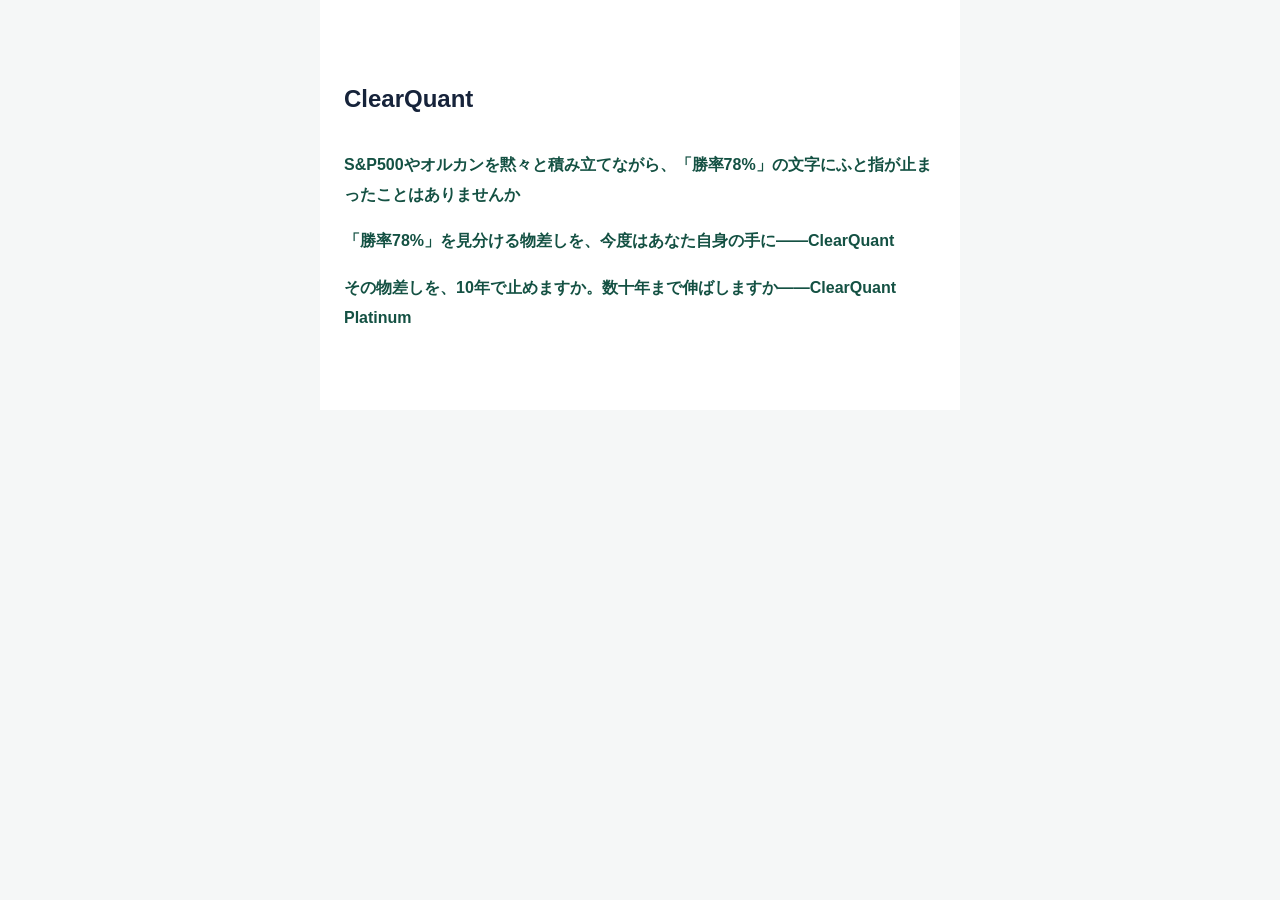
<file: index.html>
<!DOCTYPE html>
<html lang="ja">
<head>
<meta charset="UTF-8">
<meta name="viewport" content="width=device-width, initial-scale=1.0">
<title>ClearQuant</title>
<meta name="description" content="ClearQuant 商品ページ一覧">
<link rel="stylesheet" href="assets/common.css">
<style>
  .wrap { padding: 60px 24px; max-width: 640px; }
  h1 { font-size: 24px; margin-bottom: 28px; }
  ul { padding-left: 0; list-style: none; }
  li { margin-bottom: 16px; }
  a.link { color: var(--accent-dark); font-weight: 700; text-decoration: none; font-size: 16px; }
  a.link:hover { text-decoration: underline; }
  .soon { color: #9aa0a6; font-size: 14px; }
</style>
</head>
<body>
<div class="wrap">
  <h1>ClearQuant</h1>
  <ul>
    <li><a class="link" href="./01/">S&amp;P500やオルカンを黙々と積み立てながら、「勝率78%」の文字にふと指が止まったことはありませんか</a></li>
    <li><a class="link" href="./02/">「勝率78%」を見分ける物差しを、今度はあなた自身の手に――ClearQuant</a></li>
    <li><a class="link" href="./03/">その物差しを、10年で止めますか。数十年まで伸ばしますか――ClearQuant Platinum</a></li>
  </ul>
</div>
</body>
</html>
</file>
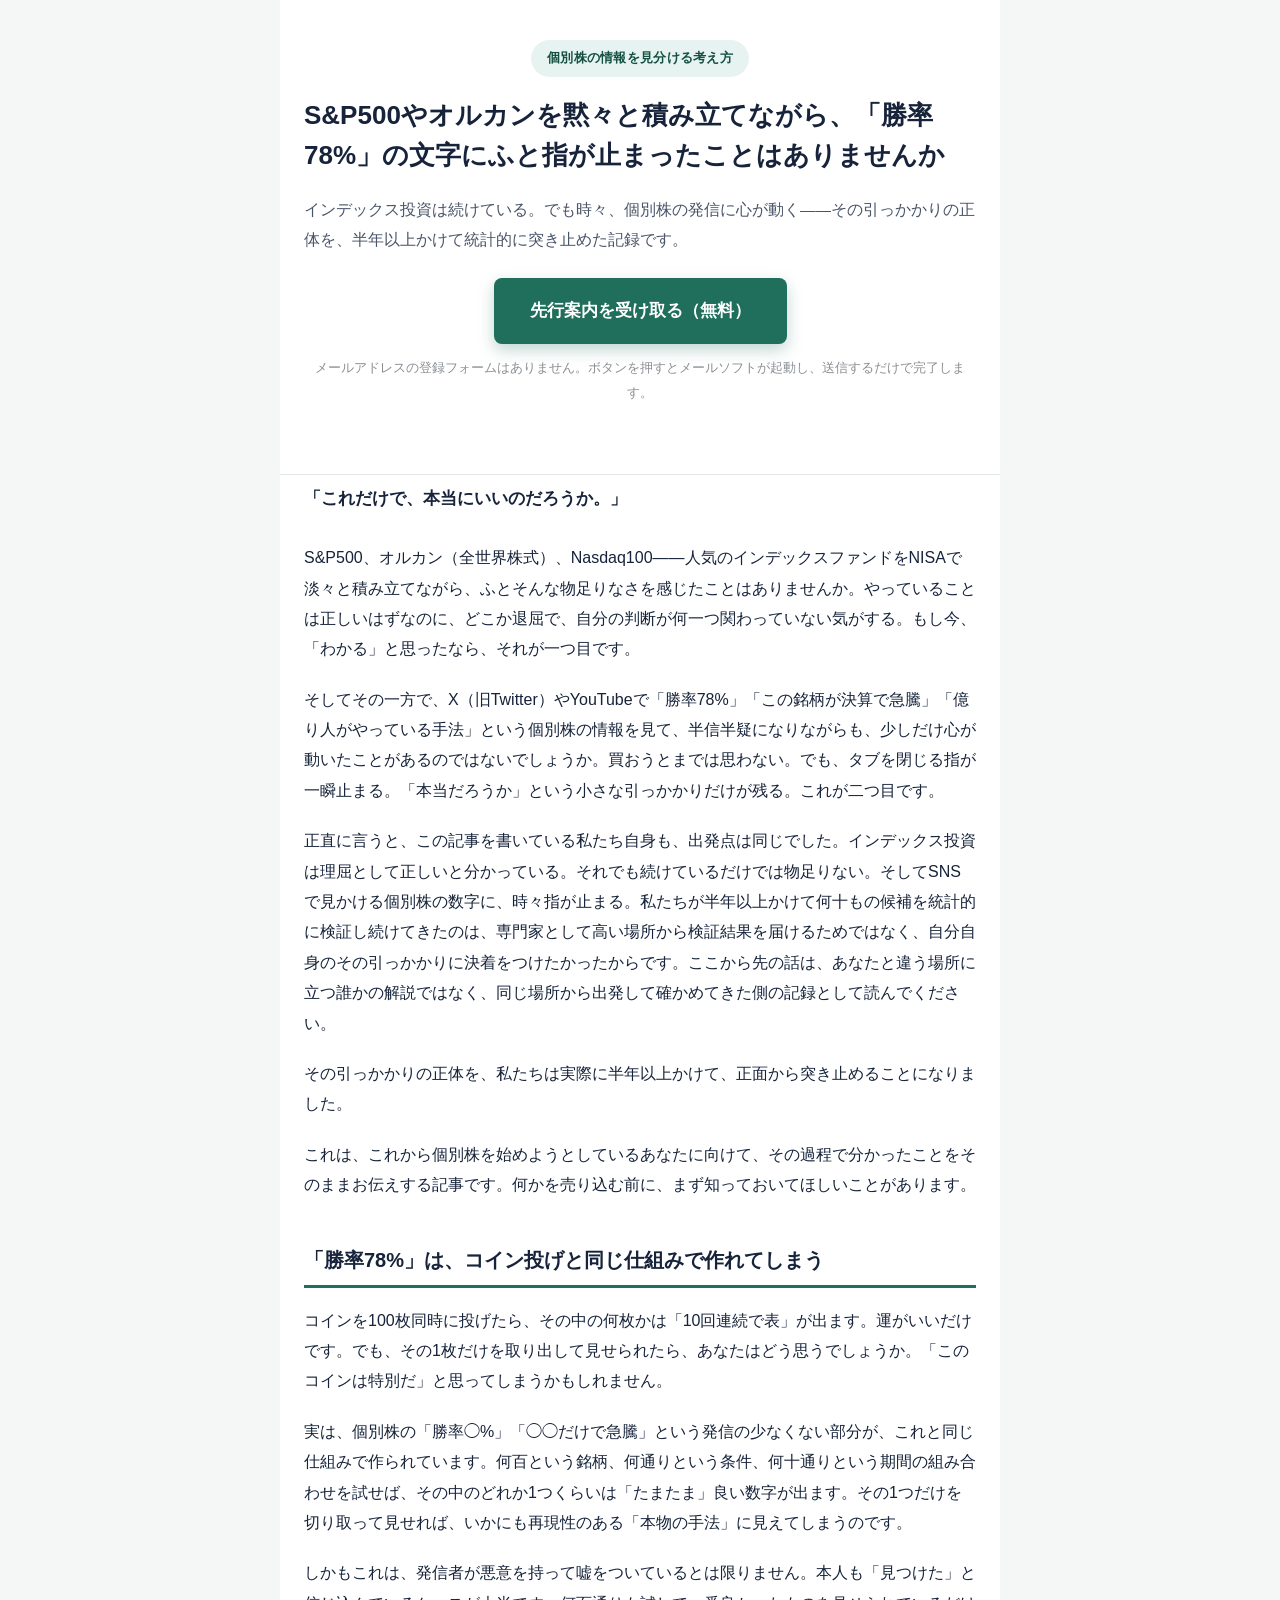
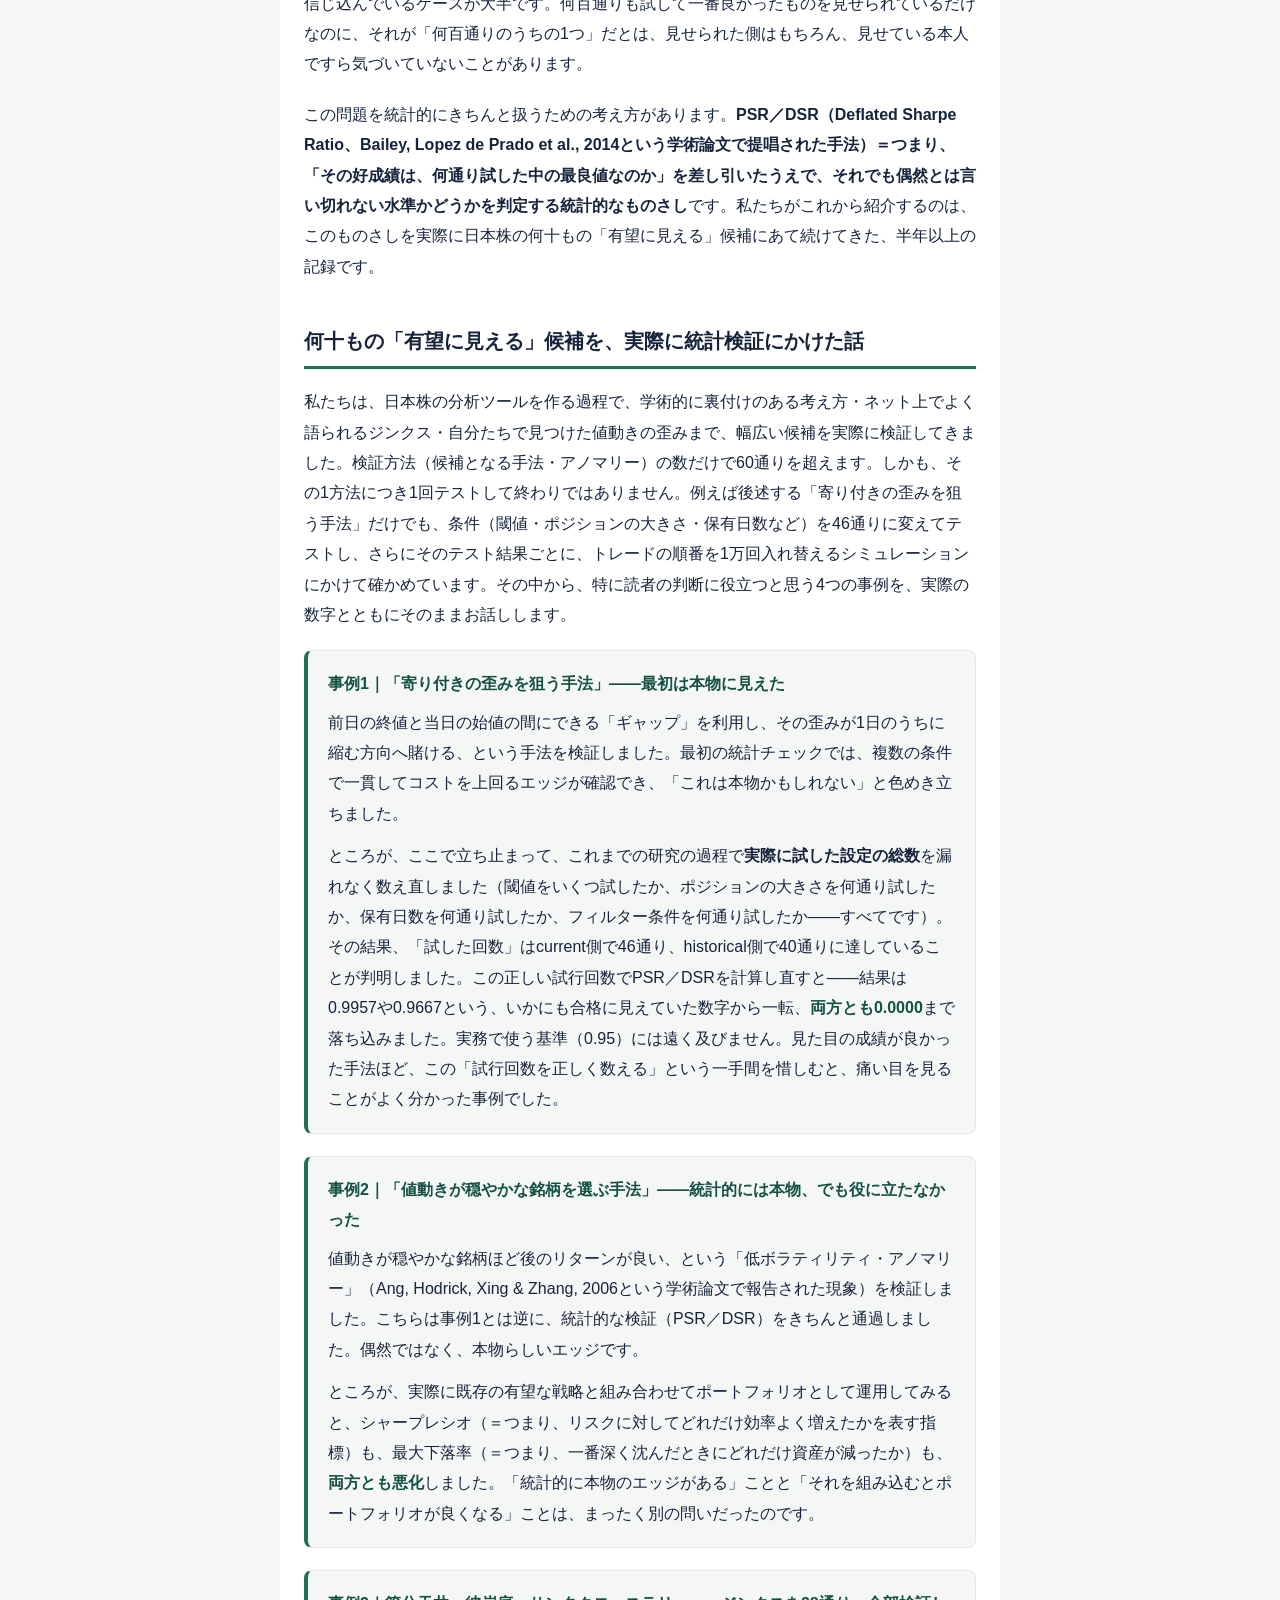
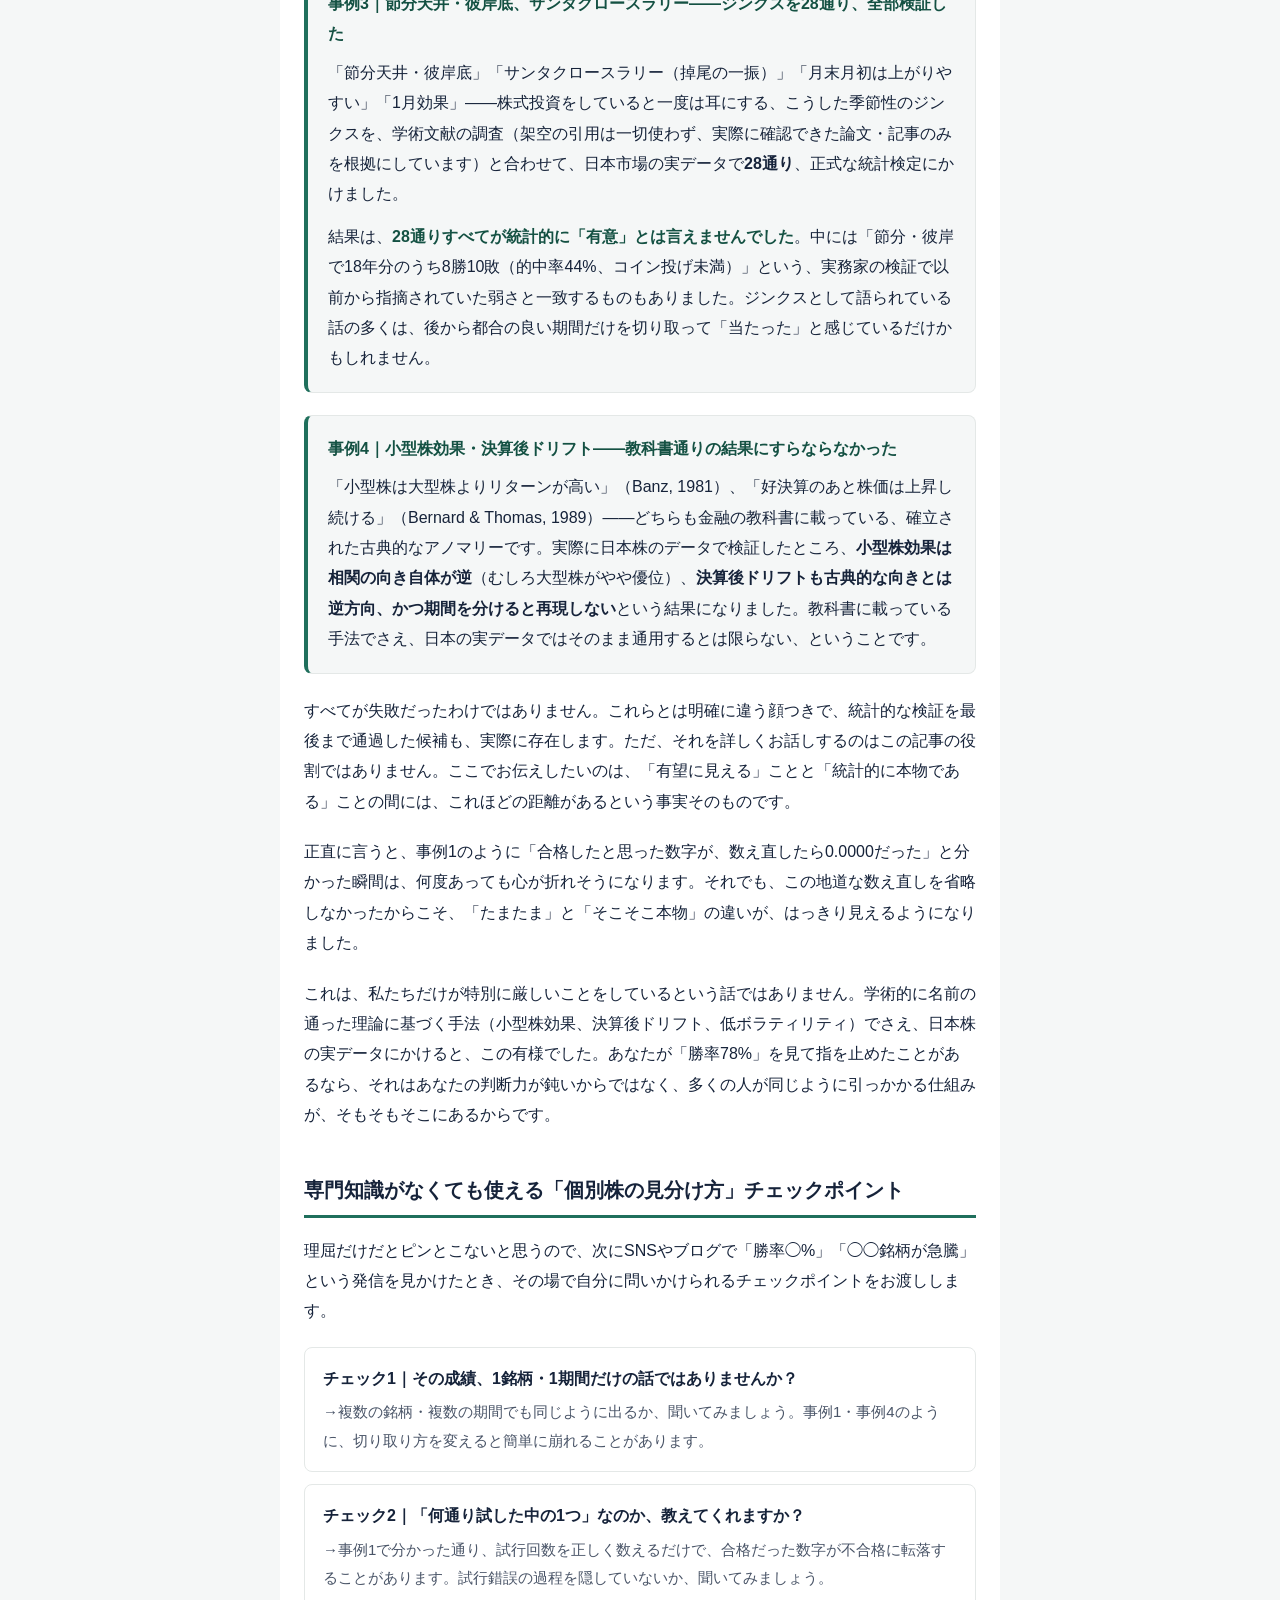
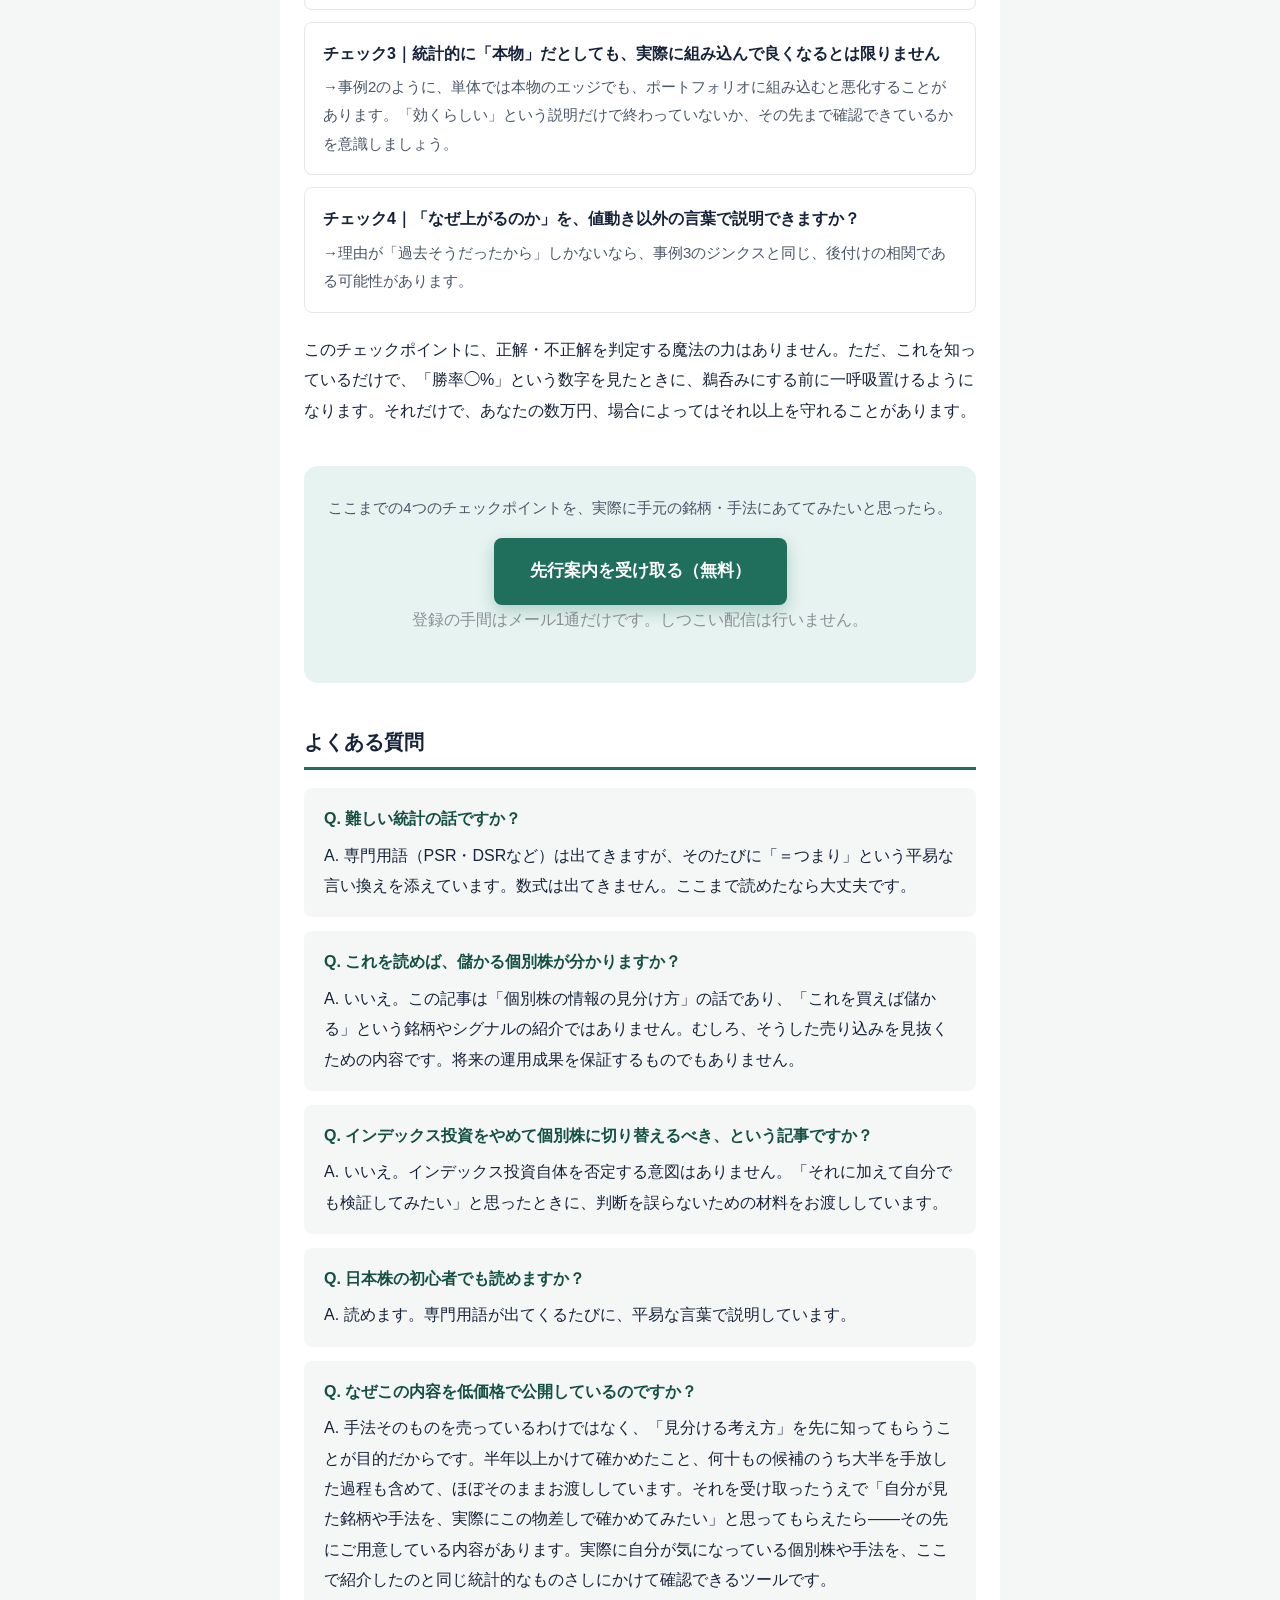
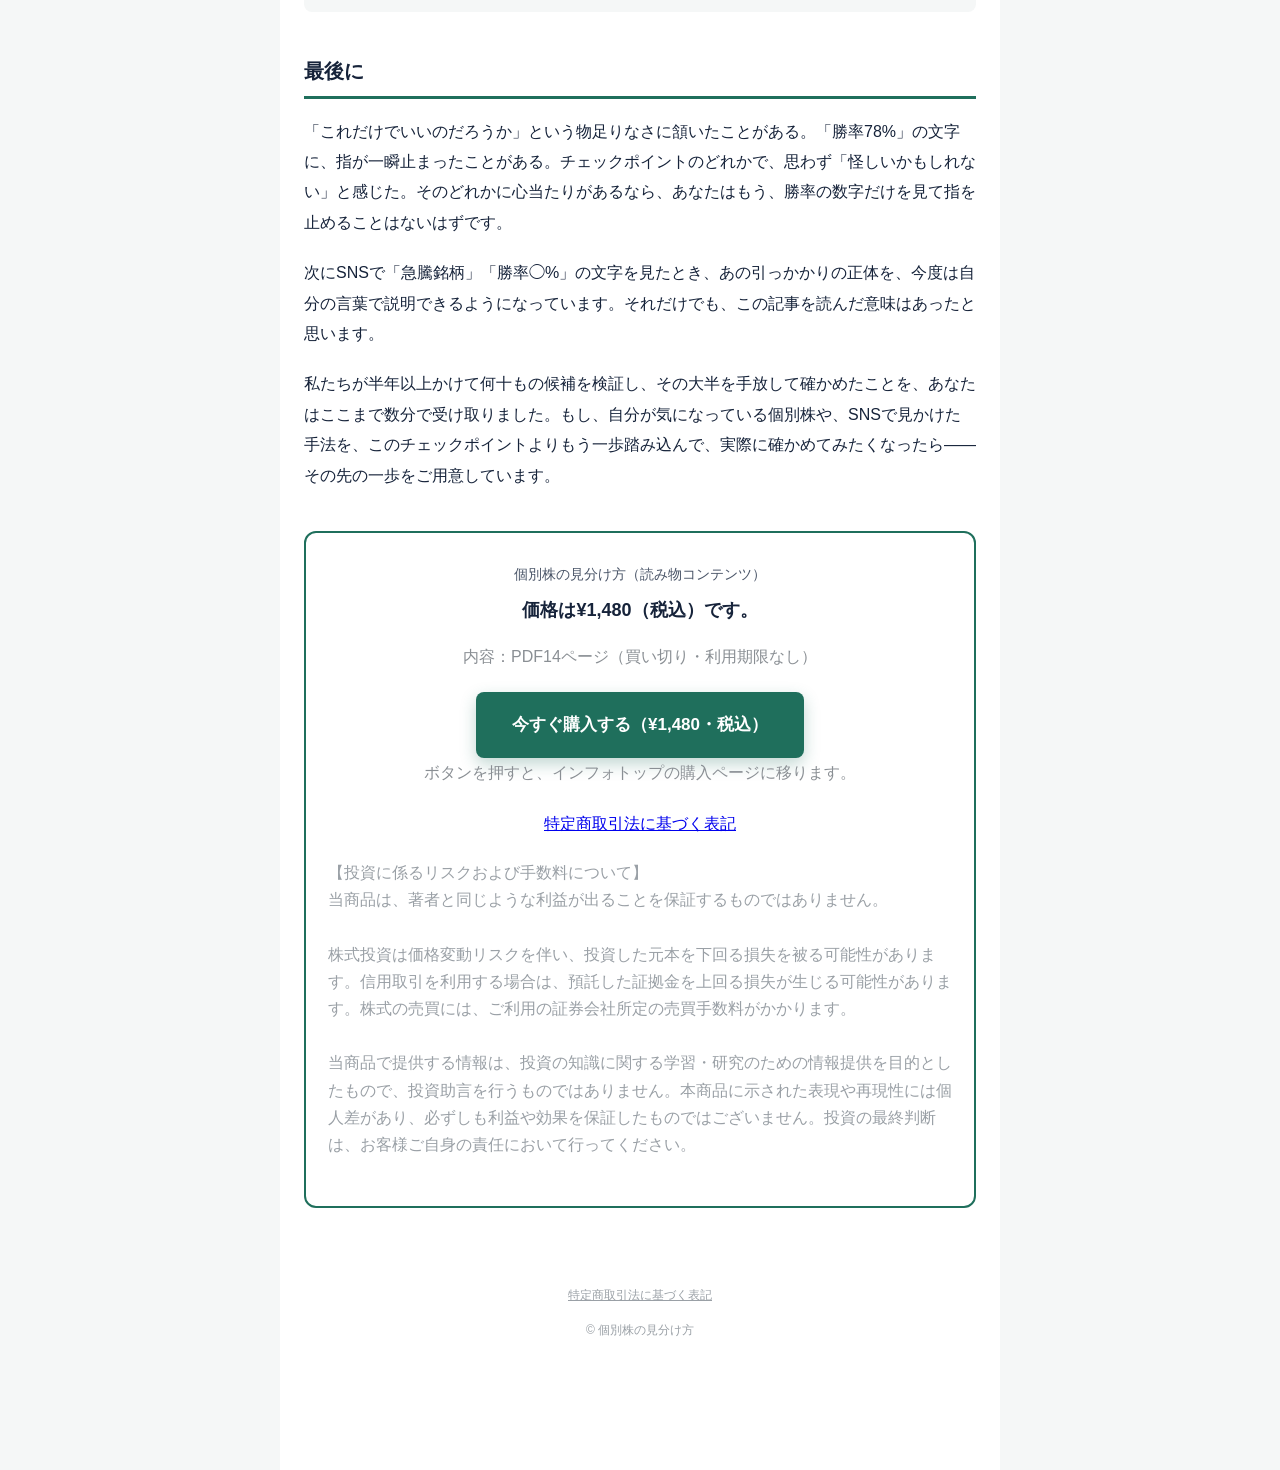
<file: 01/index.html>
<!DOCTYPE html>
<html lang="ja">
<head>
<meta charset="UTF-8">
<meta name="viewport" content="width=device-width, initial-scale=1.0">
<title>S&P500やオルカンを黙々と積み立てながら、「勝率78%」の文字にふと指が止まったことはありませんか</title>
<meta name="description" content="個別株の「勝率◯%」を鵜呑みにせず、自分で見抜くための考え方。統計的な検証を60件以上行ってきた記録をそのまま公開。専門知識不要、日本株の個別株情報に触れたことがある人へ。">
<meta property="og:type" content="article">
<meta property="og:title" content="S&P500やオルカンを黙々と積み立てながら、「勝率78%」の文字にふと指が止まったことはありませんか">
<meta property="og:description" content="個別株の「勝率◯%」を鵜呑みにせず、自分で見抜くための考え方。統計的な検証を60件以上行ってきた記録をそのまま公開。">
<meta property="og:image" content="https://1hyamgg-hub.github.io/clearquant-lp/assets/banner_01_800.jpeg">
<meta name="twitter:card" content="summary_large_image">
<link rel="stylesheet" href="../assets/common.css">
<style>
  /* このページ固有の微調整のみ（色・余白等の基本設計は共通CSSを参照） */
  .content p.hook { margin-bottom: 28px; }
</style>
</head>
<body>

<!--
  CTAリンクについて（実装メモ）:
  「個別株の見分け方」は、当初infotop登録・価格が未確定だったため、hero／中間／sticky の3箇所を
  「先行案内（公開・価格が決まり次第、一番早く連絡を受け取る）」のmailto登録に統一していた
  （虚偽の購入リンク・架空の価格は絶対に置かない、という原則による）。
  現在はinfotop登録・価格が確定し、クロージングCTAのみ実際の購入リンクに差し替え済み。
  残る3箇所を購入リンクへ統一するかは未判断（要確認）。
-->

<div class="wrap">

  <!-- ============ ファーストビュー（Hero） ============ -->
  <header class="hero">
    <span class="kicker">個別株の情報を見分ける考え方</span>
    <h1 class="headline">S&amp;P500やオルカンを黙々と積み立てながら、「勝率78%」の文字にふと指が止まったことはありませんか</h1>
    <p class="lead">インデックス投資は続けている。でも時々、個別株の発信に心が動く——その引っかかりの正体を、半年以上かけて統計的に突き止めた記録です。</p>

    <div class="cta-block cta-hero">
      <a class="cta-btn" href="mailto:1hyamgg@gmail.com?subject=%E3%80%8C%E5%80%8B%E5%88%A5%E6%A0%AA%E3%81%AE%E8%A6%8B%E5%88%86%E3%81%91%E6%96%B9%E3%80%8D%E5%85%88%E8%A1%8C%E6%A1%88%E5%86%85%E5%B8%8C%E6%9C%9B&body=%E3%81%93%E3%81%AE%E3%83%A1%E3%83%BC%E3%83%AB%E3%82%92%E3%81%9D%E3%81%AE%E3%81%BE%E3%81%BE%E9%80%81%E4%BF%A1%E3%81%97%E3%81%A6%E3%81%8F%E3%81%A0%E3%81%95%E3%81%84%E3%80%82%E5%85%AC%E9%96%8B%E3%83%BB%E8%B3%BC%E5%85%A5%E6%A1%88%E5%86%85%E3%81%8C%E5%B1%8A%E3%81%8D%E6%AC%A1%E7%AC%AC%E3%80%81%E3%81%94%E9%80%A3%E7%B5%A1%E3%81%84%E3%81%9F%E3%81%97%E3%81%BE%E3%81%99%E3%80%82">先行案内を受け取る（無料）</a>
      <p class="cta-note">メールアドレスの登録フォームはありません。ボタンを押すとメールソフトが起動し、送信するだけで完了します。</p>
    </div>
  </header>

  <div class="content">

    <p class="hook">「これだけで、本当にいいのだろうか。」</p>

    <p>S&amp;P500、オルカン（全世界株式）、Nasdaq100——人気のインデックスファンドをNISAで淡々と積み立てながら、ふとそんな物足りなさを感じたことはありませんか。やっていることは正しいはずなのに、どこか退屈で、自分の判断が何一つ関わっていない気がする。もし今、「わかる」と思ったなら、それが一つ目です。</p>

    <p>そしてその一方で、X（旧Twitter）やYouTubeで「勝率78%」「この銘柄が決算で急騰」「億り人がやっている手法」という個別株の情報を見て、半信半疑になりながらも、少しだけ心が動いたことがあるのではないでしょうか。買おうとまでは思わない。でも、タブを閉じる指が一瞬止まる。「本当だろうか」という小さな引っかかりだけが残る。これが二つ目です。</p>

    <p>正直に言うと、この記事を書いている私たち自身も、出発点は同じでした。インデックス投資は理屈として正しいと分かっている。それでも続けているだけでは物足りない。そしてSNSで見かける個別株の数字に、時々指が止まる。私たちが半年以上かけて何十もの候補を統計的に検証し続けてきたのは、専門家として高い場所から検証結果を届けるためではなく、自分自身のその引っかかりに決着をつけたかったからです。ここから先の話は、あなたと違う場所に立つ誰かの解説ではなく、同じ場所から出発して確かめてきた側の記録として読んでください。</p>

    <p>その引っかかりの正体を、私たちは実際に半年以上かけて、正面から突き止めることになりました。</p>

    <p>これは、これから個別株を始めようとしているあなたに向けて、その過程で分かったことをそのままお伝えする記事です。何かを売り込む前に、まず知っておいてほしいことがあります。</p>

    <h2 class="section-title">「勝率78%」は、コイン投げと同じ仕組みで作れてしまう</h2>

    <p>コインを100枚同時に投げたら、その中の何枚かは「10回連続で表」が出ます。運がいいだけです。でも、その1枚だけを取り出して見せられたら、あなたはどう思うでしょうか。「このコインは特別だ」と思ってしまうかもしれません。</p>

    <p>実は、個別株の「勝率◯%」「◯◯だけで急騰」という発信の少なくない部分が、これと同じ仕組みで作られています。何百という銘柄、何通りという条件、何十通りという期間の組み合わせを試せば、その中のどれか1つくらいは「たまたま」良い数字が出ます。その1つだけを切り取って見せれば、いかにも再現性のある「本物の手法」に見えてしまうのです。</p>

    <p>しかもこれは、発信者が悪意を持って嘘をついているとは限りません。本人も「見つけた」と信じ込んでいるケースが大半です。何百通りも試して一番良かったものを見せられているだけなのに、それが「何百通りのうちの1つ」だとは、見せられた側はもちろん、見せている本人ですら気づいていないことがあります。</p>

    <p>この問題を統計的にきちんと扱うための考え方があります。<strong>PSR／DSR（Deflated Sharpe Ratio、Bailey, Lopez de Prado et al., 2014という学術論文で提唱された手法）＝つまり、「その好成績は、何通り試した中の最良値なのか」を差し引いたうえで、それでも偶然とは言い切れない水準かどうかを判定する統計的なものさし</strong>です。私たちがこれから紹介するのは、このものさしを実際に日本株の何十もの「有望に見える」候補にあて続けてきた、半年以上の記録です。</p>

    <h2 class="section-title">何十もの「有望に見える」候補を、実際に統計検証にかけた話</h2>

    <p>私たちは、日本株の分析ツールを作る過程で、学術的に裏付けのある考え方・ネット上でよく語られるジンクス・自分たちで見つけた値動きの歪みまで、幅広い候補を実際に検証してきました。検証方法（候補となる手法・アノマリー）の数だけで60通りを超えます。しかも、その1方法につき1回テストして終わりではありません。例えば後述する「寄り付きの歪みを狙う手法」だけでも、条件（閾値・ポジションの大きさ・保有日数など）を46通りに変えてテストし、さらにそのテスト結果ごとに、トレードの順番を1万回入れ替えるシミュレーションにかけて確かめています。その中から、特に読者の判断に役立つと思う4つの事例を、実際の数字とともにそのままお話しします。</p>

    <div class="case-box">
      <span class="case-title">事例1｜「寄り付きの歪みを狙う手法」——最初は本物に見えた</span>
      <p style="margin-bottom:12px;">前日の終値と当日の始値の間にできる「ギャップ」を利用し、その歪みが1日のうちに縮む方向へ賭ける、という手法を検証しました。最初の統計チェックでは、複数の条件で一貫してコストを上回るエッジが確認でき、「これは本物かもしれない」と色めき立ちました。</p>
      <p style="margin-bottom:0;">ところが、ここで立ち止まって、これまでの研究の過程で<strong>実際に試した設定の総数</strong>を漏れなく数え直しました（閾値をいくつ試したか、ポジションの大きさを何通り試したか、保有日数を何通り試したか、フィルター条件を何通り試したか——すべてです）。その結果、「試した回数」はcurrent側で46通り、historical側で40通りに達していることが判明しました。この正しい試行回数でPSR／DSRを計算し直すと——結果は0.9957や0.9667という、いかにも合格に見えていた数字から一転、<span class="stat">両方とも0.0000</span>まで落ち込みました。実務で使う基準（0.95）には遠く及びません。見た目の成績が良かった手法ほど、この「試行回数を正しく数える」という一手間を惜しむと、痛い目を見ることがよく分かった事例でした。</p>
    </div>

    <div class="case-box">
      <span class="case-title">事例2｜「値動きが穏やかな銘柄を選ぶ手法」——統計的には本物、でも役に立たなかった</span>
      <p style="margin-bottom:12px;">値動きが穏やかな銘柄ほど後のリターンが良い、という「低ボラティリティ・アノマリー」（Ang, Hodrick, Xing &amp; Zhang, 2006という学術論文で報告された現象）を検証しました。こちらは事例1とは逆に、統計的な検証（PSR／DSR）をきちんと通過しました。偶然ではなく、本物らしいエッジです。</p>
      <p style="margin-bottom:0;">ところが、実際に既存の有望な戦略と組み合わせてポートフォリオとして運用してみると、シャープレシオ（＝つまり、リスクに対してどれだけ効率よく増えたかを表す指標）も、最大下落率（＝つまり、一番深く沈んだときにどれだけ資産が減ったか）も、<span class="stat">両方とも悪化</span>しました。「統計的に本物のエッジがある」ことと「それを組み込むとポートフォリオが良くなる」ことは、まったく別の問いだったのです。</p>
    </div>

    <div class="case-box">
      <span class="case-title">事例3｜節分天井・彼岸底、サンタクロースラリー——ジンクスを28通り、全部検証した</span>
      <p style="margin-bottom:12px;">「節分天井・彼岸底」「サンタクロースラリー（掉尾の一振）」「月末月初は上がりやすい」「1月効果」——株式投資をしていると一度は耳にする、こうした季節性のジンクスを、学術文献の調査（架空の引用は一切使わず、実際に確認できた論文・記事のみを根拠にしています）と合わせて、日本市場の実データで<strong>28通り</strong>、正式な統計検定にかけました。</p>
      <p style="margin-bottom:0;">結果は、<span class="stat">28通りすべてが統計的に「有意」とは言えませんでした</span>。中には「節分・彼岸で18年分のうち8勝10敗（的中率44%、コイン投げ未満）」という、実務家の検証で以前から指摘されていた弱さと一致するものもありました。ジンクスとして語られている話の多くは、後から都合の良い期間だけを切り取って「当たった」と感じているだけかもしれません。</p>
    </div>

    <div class="case-box">
      <span class="case-title">事例4｜小型株効果・決算後ドリフト——教科書通りの結果にすらならなかった</span>
      <p style="margin-bottom:0;">「小型株は大型株よりリターンが高い」（Banz, 1981）、「好決算のあと株価は上昇し続ける」（Bernard &amp; Thomas, 1989）——どちらも金融の教科書に載っている、確立された古典的なアノマリーです。実際に日本株のデータで検証したところ、<strong>小型株効果は相関の向き自体が逆</strong>（むしろ大型株がやや優位）、<strong>決算後ドリフトも古典的な向きとは逆方向、かつ期間を分けると再現しない</strong>という結果になりました。教科書に載っている手法でさえ、日本の実データではそのまま通用するとは限らない、ということです。</p>
    </div>

    <p>すべてが失敗だったわけではありません。これらとは明確に違う顔つきで、統計的な検証を最後まで通過した候補も、実際に存在します。ただ、それを詳しくお話しするのはこの記事の役割ではありません。ここでお伝えしたいのは、「有望に見える」ことと「統計的に本物である」ことの間には、これほどの距離があるという事実そのものです。</p>

    <p>正直に言うと、事例1のように「合格したと思った数字が、数え直したら0.0000だった」と分かった瞬間は、何度あっても心が折れそうになります。それでも、この地道な数え直しを省略しなかったからこそ、「たまたま」と「そこそこ本物」の違いが、はっきり見えるようになりました。</p>

    <p>これは、私たちだけが特別に厳しいことをしているという話ではありません。学術的に名前の通った理論に基づく手法（小型株効果、決算後ドリフト、低ボラティリティ）でさえ、日本株の実データにかけると、この有様でした。あなたが「勝率78%」を見て指を止めたことがあるなら、それはあなたの判断力が鈍いからではなく、多くの人が同じように引っかかる仕組みが、そもそもそこにあるからです。</p>

    <h2 class="section-title">専門知識がなくても使える「個別株の見分け方」チェックポイント</h2>

    <p>理屈だけだとピンとこないと思うので、次にSNSやブログで「勝率◯%」「◯◯銘柄が急騰」という発信を見かけたとき、その場で自分に問いかけられるチェックポイントをお渡しします。</p>

    <div class="checklist">
      <div class="check-item">
        <span class="check-q">チェック1｜その成績、1銘柄・1期間だけの話ではありませんか？</span>
        <p class="check-a">→複数の銘柄・複数の期間でも同じように出るか、聞いてみましょう。事例1・事例4のように、切り取り方を変えると簡単に崩れることがあります。</p>
      </div>
      <div class="check-item">
        <span class="check-q">チェック2｜「何通り試した中の1つ」なのか、教えてくれますか？</span>
        <p class="check-a">→事例1で分かった通り、試行回数を正しく数えるだけで、合格だった数字が不合格に転落することがあります。試行錯誤の過程を隠していないか、聞いてみましょう。</p>
      </div>
      <div class="check-item">
        <span class="check-q">チェック3｜統計的に「本物」だとしても、実際に組み込んで良くなるとは限りません</span>
        <p class="check-a">→事例2のように、単体では本物のエッジでも、ポートフォリオに組み込むと悪化することがあります。「効くらしい」という説明だけで終わっていないか、その先まで確認できているかを意識しましょう。</p>
      </div>
      <div class="check-item">
        <span class="check-q">チェック4｜「なぜ上がるのか」を、値動き以外の言葉で説明できますか？</span>
        <p class="check-a">→理由が「過去そうだったから」しかないなら、事例3のジンクスと同じ、後付けの相関である可能性があります。</p>
      </div>
    </div>

    <p>このチェックポイントに、正解・不正解を判定する魔法の力はありません。ただ、これを知っているだけで、「勝率◯%」という数字を見たときに、鵜呑みにする前に一呼吸置けるようになります。それだけで、あなたの数万円、場合によってはそれ以上を守れることがあります。</p>

    <!-- ============ 中間CTA（節目でのCTA、記事内容の価値を実感した直後） ============ -->
    <div class="cta-block">
      <p class="cta-copy">ここまでの4つのチェックポイントを、実際に手元の銘柄・手法にあててみたいと思ったら。</p>
      <a class="cta-btn" href="mailto:1hyamgg@gmail.com?subject=%E3%80%8C%E5%80%8B%E5%88%A5%E6%A0%AA%E3%81%AE%E8%A6%8B%E5%88%86%E3%81%91%E6%96%B9%E3%80%8D%E5%85%88%E8%A1%8C%E6%A1%88%E5%86%85%E5%B8%8C%E6%9C%9B&body=%E3%81%93%E3%81%AE%E3%83%A1%E3%83%BC%E3%83%AB%E3%82%92%E3%81%9D%E3%81%AE%E3%81%BE%E3%81%BE%E9%80%81%E4%BF%A1%E3%81%97%E3%81%A6%E3%81%8F%E3%81%A0%E3%81%95%E3%81%84%E3%80%82%E5%85%AC%E9%96%8B%E3%83%BB%E8%B3%BC%E5%85%A5%E6%A1%88%E5%86%85%E3%81%8C%E5%B1%8A%E3%81%8D%E6%AC%A1%E7%AC%AC%E3%80%81%E3%81%94%E9%80%A3%E7%B5%A1%E3%81%84%E3%81%9F%E3%81%97%E3%81%BE%E3%81%99%E3%80%82">先行案内を受け取る（無料）</a>
      <p class="cta-note">登録の手間はメール1通だけです。しつこい配信は行いません。</p>
    </div>

    <h2 class="section-title">よくある質問</h2>

    <div class="qa"><span class="q">Q. 難しい統計の話ですか？</span><p class="a">A. 専門用語（PSR・DSRなど）は出てきますが、そのたびに「＝つまり」という平易な言い換えを添えています。数式は出てきません。ここまで読めたなら大丈夫です。</p></div>
    <div class="qa"><span class="q">Q. これを読めば、儲かる個別株が分かりますか？</span><p class="a">A. いいえ。この記事は「個別株の情報の見分け方」の話であり、「これを買えば儲かる」という銘柄やシグナルの紹介ではありません。むしろ、そうした売り込みを見抜くための内容です。将来の運用成果を保証するものでもありません。</p></div>
    <div class="qa"><span class="q">Q. インデックス投資をやめて個別株に切り替えるべき、という記事ですか？</span><p class="a">A. いいえ。インデックス投資自体を否定する意図はありません。「それに加えて自分でも検証してみたい」と思ったときに、判断を誤らないための材料をお渡ししています。</p></div>
    <div class="qa"><span class="q">Q. 日本株の初心者でも読めますか？</span><p class="a">A. 読めます。専門用語が出てくるたびに、平易な言葉で説明しています。</p></div>
    <div class="qa"><span class="q">Q. なぜこの内容を低価格で公開しているのですか？</span><p class="a">A. 手法そのものを売っているわけではなく、「見分ける考え方」を先に知ってもらうことが目的だからです。半年以上かけて確かめたこと、何十もの候補のうち大半を手放した過程も含めて、ほぼそのままお渡ししています。それを受け取ったうえで「自分が見た銘柄や手法を、実際にこの物差しで確かめてみたい」と思ってもらえたら——その先にご用意している内容があります。実際に自分が気になっている個別株や手法を、ここで紹介したのと同じ統計的なものさしにかけて確認できるツールです。</p></div>

    <h2 class="section-title">最後に</h2>

    <p>「これだけでいいのだろうか」という物足りなさに頷いたことがある。「勝率78%」の文字に、指が一瞬止まったことがある。チェックポイントのどれかで、思わず「怪しいかもしれない」と感じた。そのどれかに心当たりがあるなら、あなたはもう、勝率の数字だけを見て指を止めることはないはずです。</p>

    <p>次にSNSで「急騰銘柄」「勝率◯%」の文字を見たとき、あの引っかかりの正体を、今度は自分の言葉で説明できるようになっています。それだけでも、この記事を読んだ意味はあったと思います。</p>

    <p>私たちが半年以上かけて何十もの候補を検証し、その大半を手放して確かめたことを、あなたはここまで数分で受け取りました。もし、自分が気になっている個別株や、SNSで見かけた手法を、このチェックポイントよりもう一歩踏み込んで、実際に確かめてみたくなったら——その先の一歩をご用意しています。</p>

    <!-- ============ クロージングCTA ============ -->
    <div class="closing-box">
      <div class="closing-label">個別株の見分け方（読み物コンテンツ）</div>
      <p class="closing-headline">価格は¥1,480（税込）です。</p>
      <p class="cta-note" style="margin-top:-4px;">内容：PDF14ページ（買い切り・利用期限なし）</p>
      <a class="cta-btn" href="https://www.infotop.jp/order.php?iid=106936">今すぐ購入する（¥1,480・税込）</a>
      <p class="cta-note">ボタンを押すと、インフォトップの購入ページに移ります。</p>
      <p class="cta-note"><a href="../tokushou/">特定商取引法に基づく表記</a></p>
      <p class="disclaimer">【投資に係るリスクおよび手数料について】<br>
      当商品は、著者と同じような利益が出ることを保証するものではありません。<br><br>
      株式投資は価格変動リスクを伴い、投資した元本を下回る損失を被る可能性があります。信用取引を利用する場合は、預託した証拠金を上回る損失が生じる可能性があります。株式の売買には、ご利用の証券会社所定の売買手数料がかかります。<br><br>
      当商品で提供する情報は、投資の知識に関する学習・研究のための情報提供を目的としたもので、投資助言を行うものではありません。本商品に示された表現や再現性には個人差があり、必ずしも利益や効果を保証したものではございません。投資の最終判断は、お客様ご自身の責任において行ってください。</p>
    </div>

  </div>

  <footer class="site-footer">
    <p><a href="../tokushou/">特定商取引法に基づく表記</a></p>
    <p>&copy; 個別株の見分け方</p>
  </footer>
</div>

<!-- ============ モバイル固定CTAバー ============ -->
<div class="sticky-cta">
  <a class="cta-btn" href="mailto:1hyamgg@gmail.com?subject=%E3%80%8C%E5%80%8B%E5%88%A5%E6%A0%AA%E3%81%AE%E8%A6%8B%E5%88%86%E3%81%91%E6%96%B9%E3%80%8D%E5%85%88%E8%A1%8C%E6%A1%88%E5%86%85%E5%B8%8C%E6%9C%9B&body=%E3%81%93%E3%81%AE%E3%83%A1%E3%83%BC%E3%83%AB%E3%82%92%E3%81%9D%E3%81%AE%E3%81%BE%E3%81%BE%E9%80%81%E4%BF%A1%E3%81%97%E3%81%A6%E3%81%8F%E3%81%A0%E3%81%95%E3%81%84%E3%80%82%E5%85%AC%E9%96%8B%E3%83%BB%E8%B3%BC%E5%85%A5%E6%A1%88%E5%86%85%E3%81%8C%E5%B1%8A%E3%81%8D%E6%AC%A1%E7%AC%AC%E3%80%81%E3%81%94%E9%80%A3%E7%B5%A1%E3%81%84%E3%81%9F%E3%81%97%E3%81%BE%E3%81%99%E3%80%82">先行案内を受け取る（無料）</a>
</div>

</body>
</html>
</file>
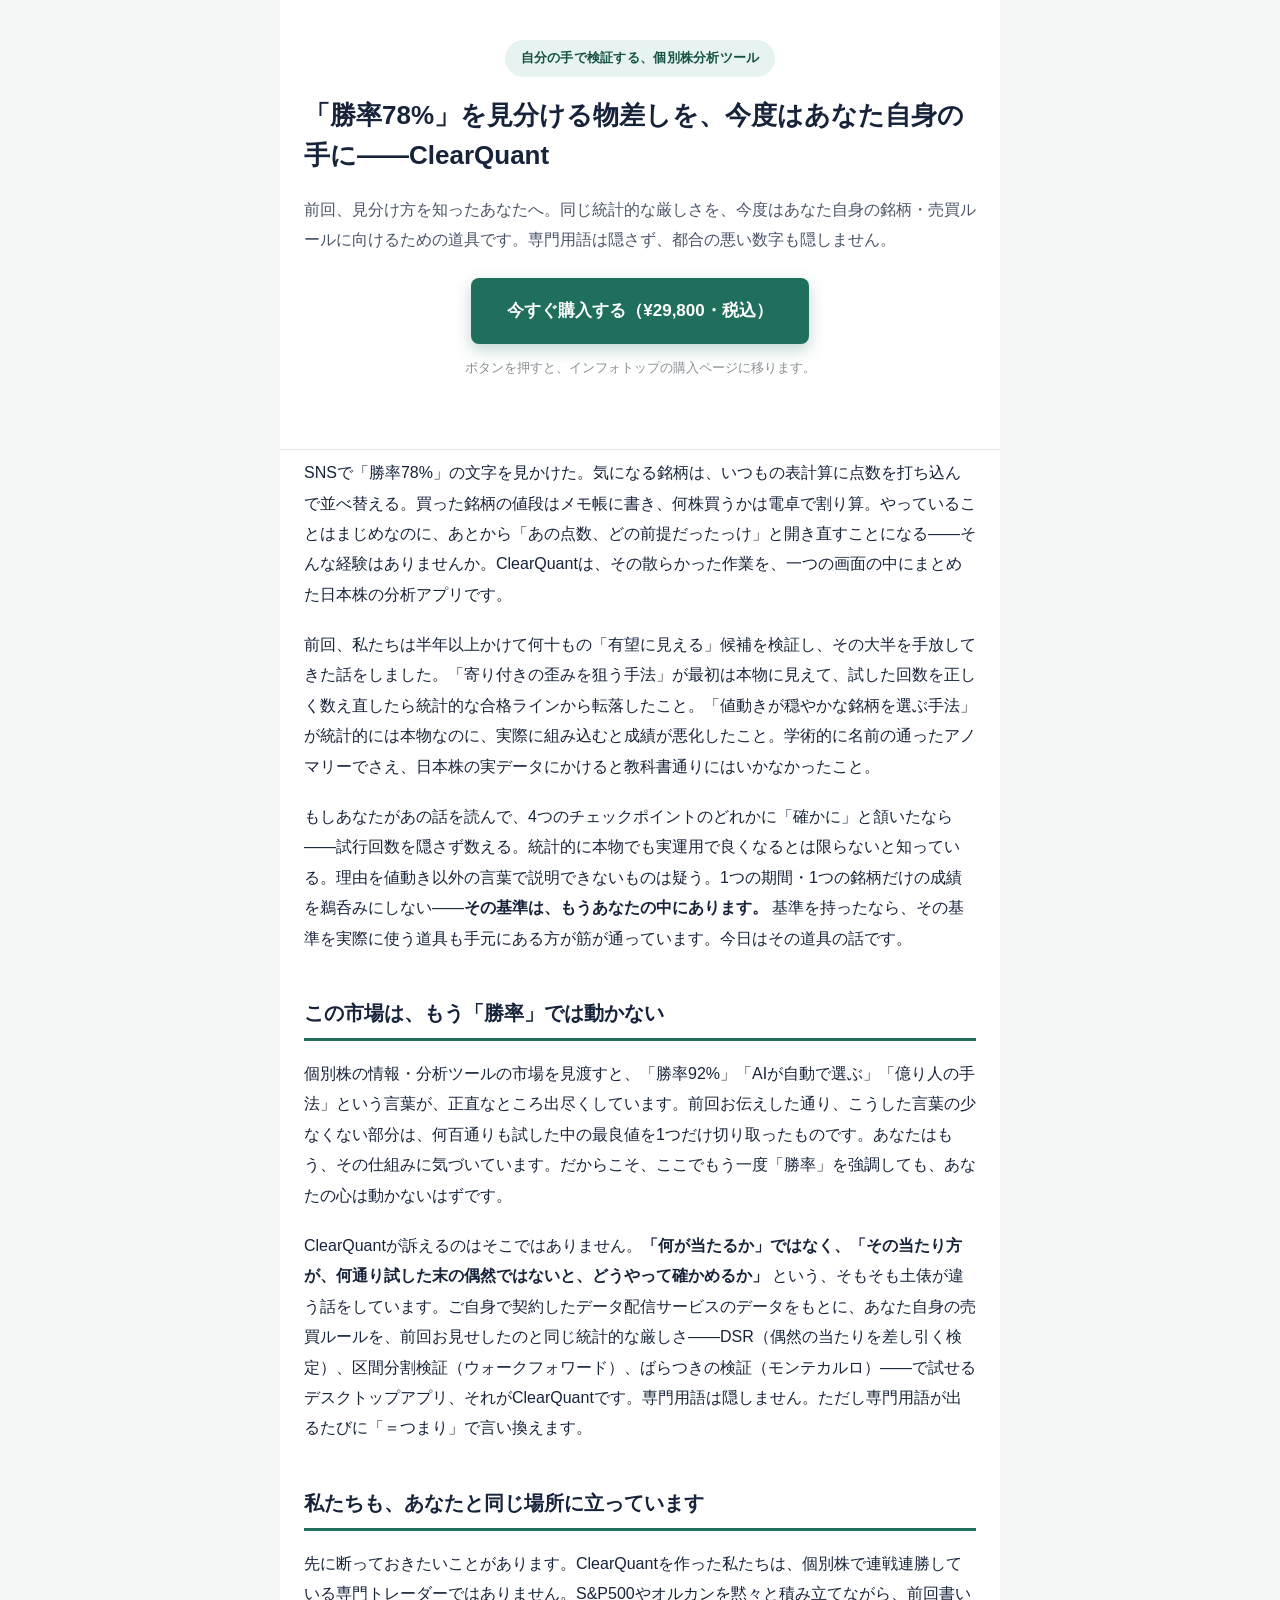
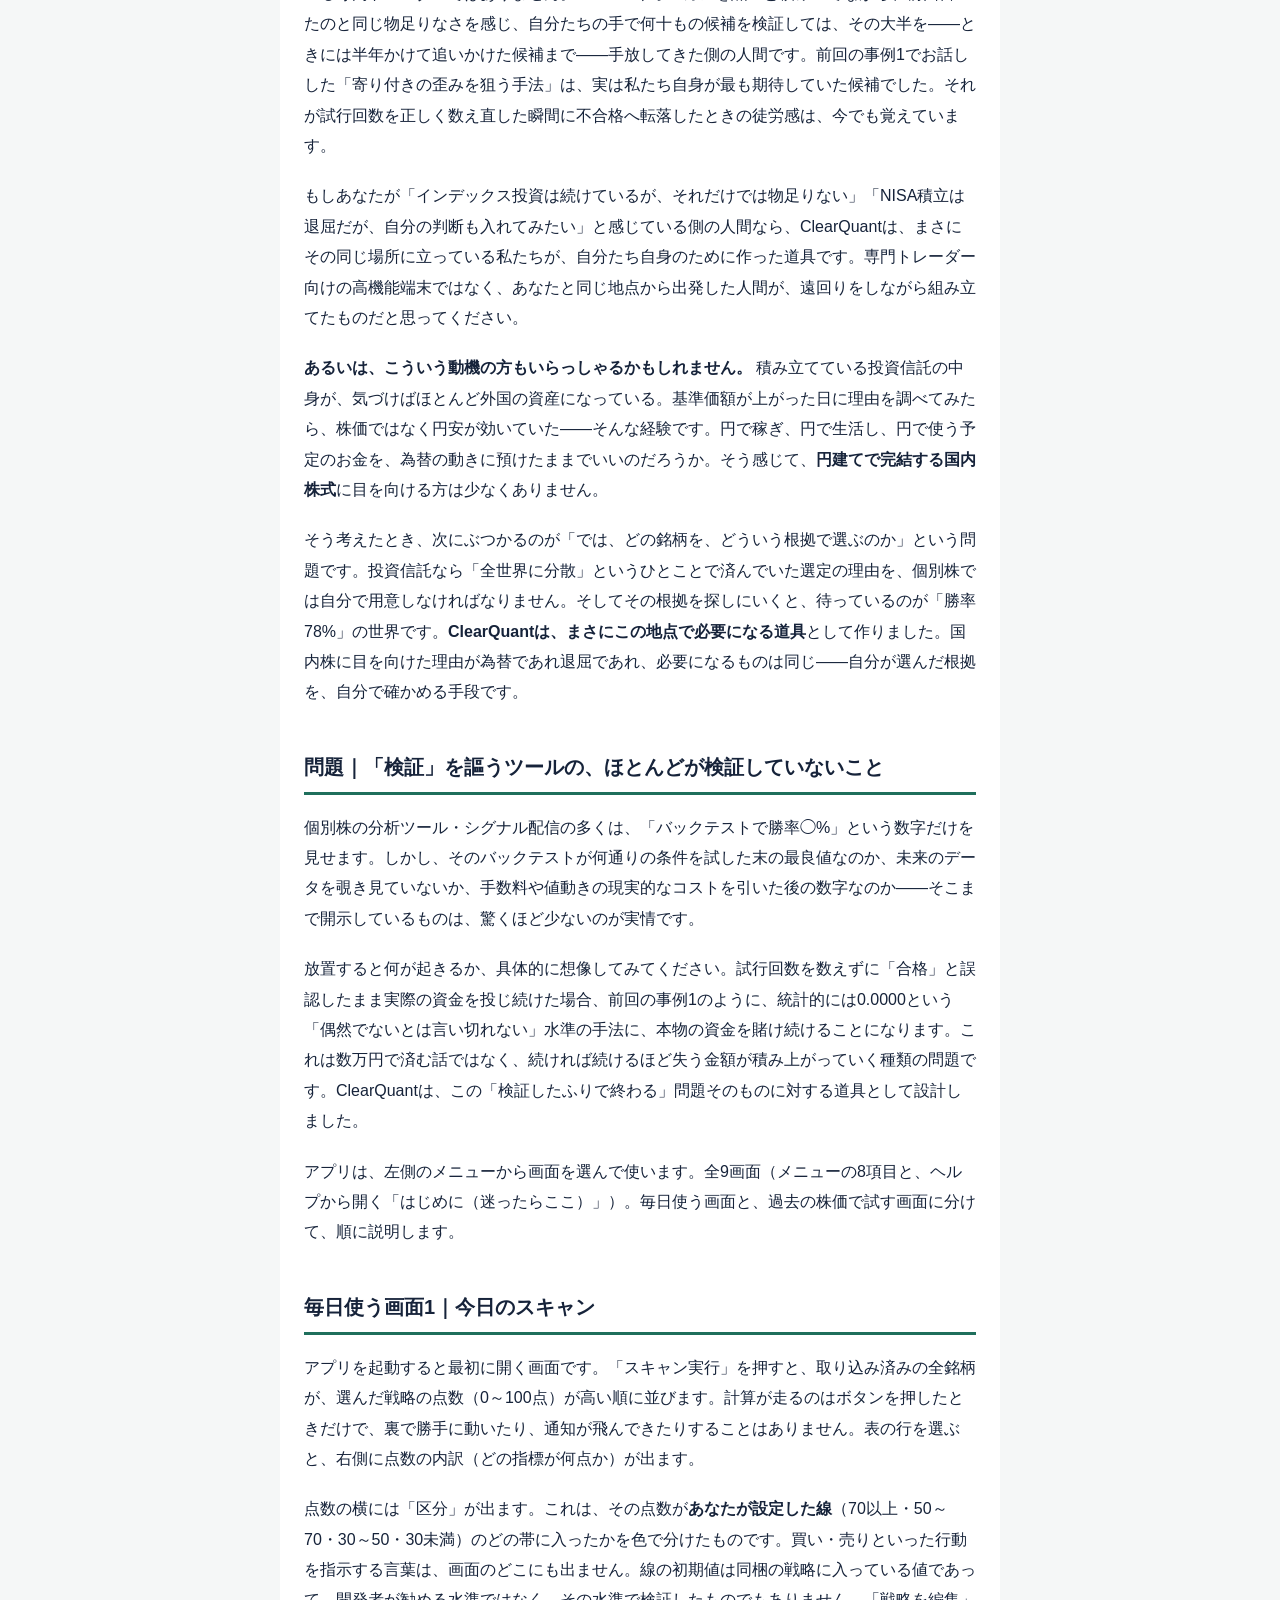
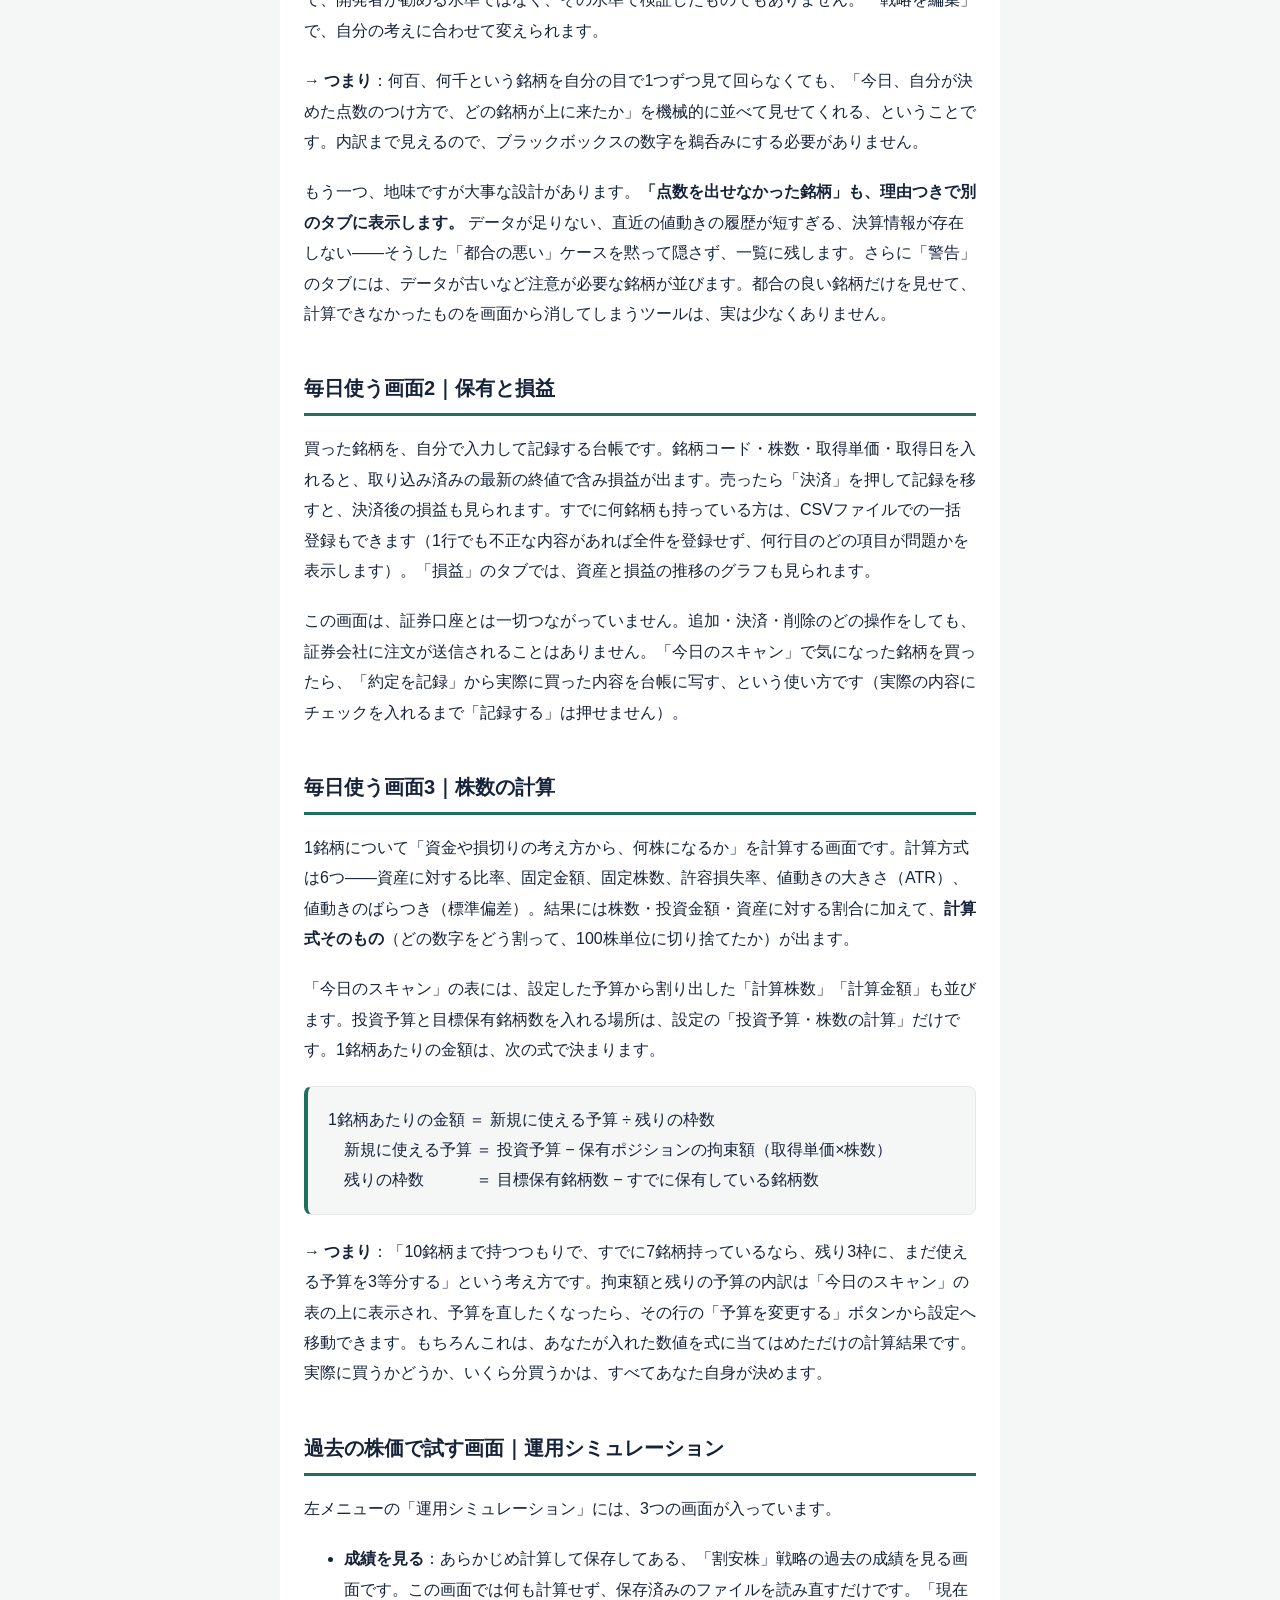
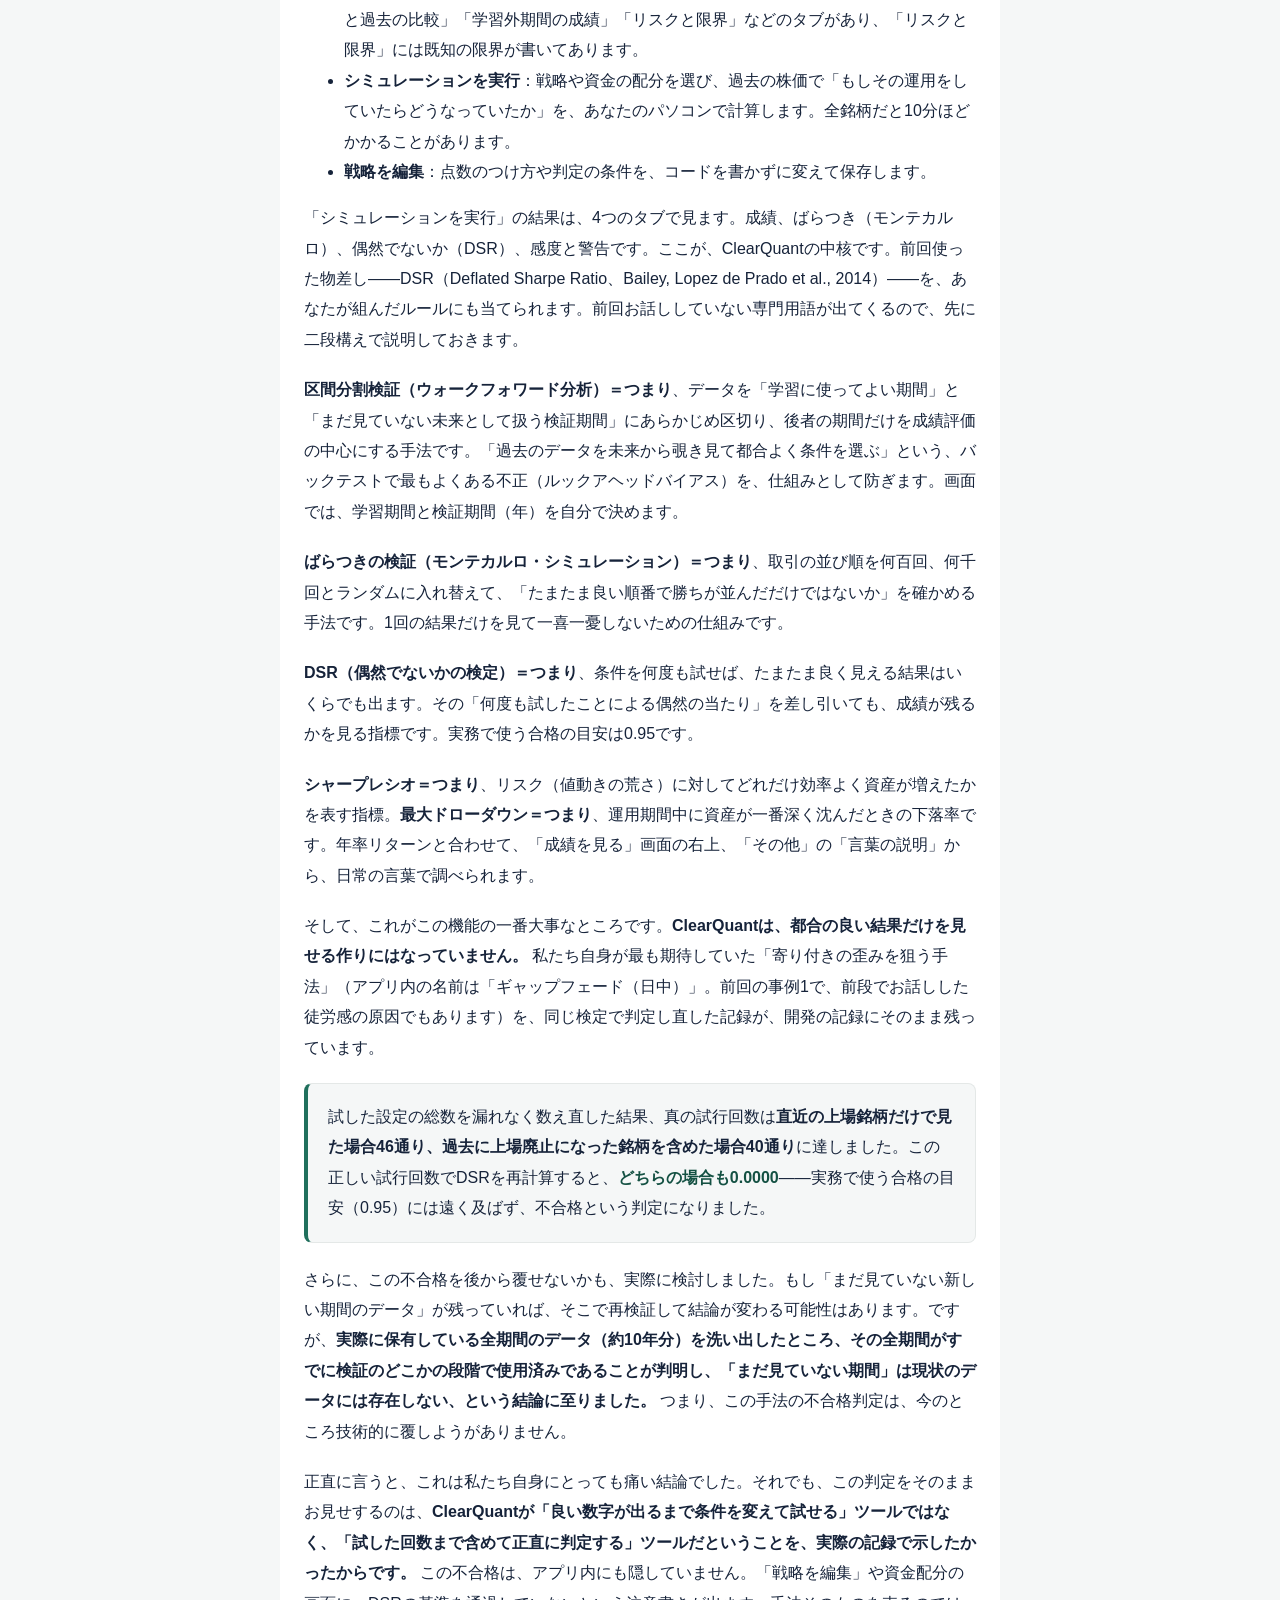
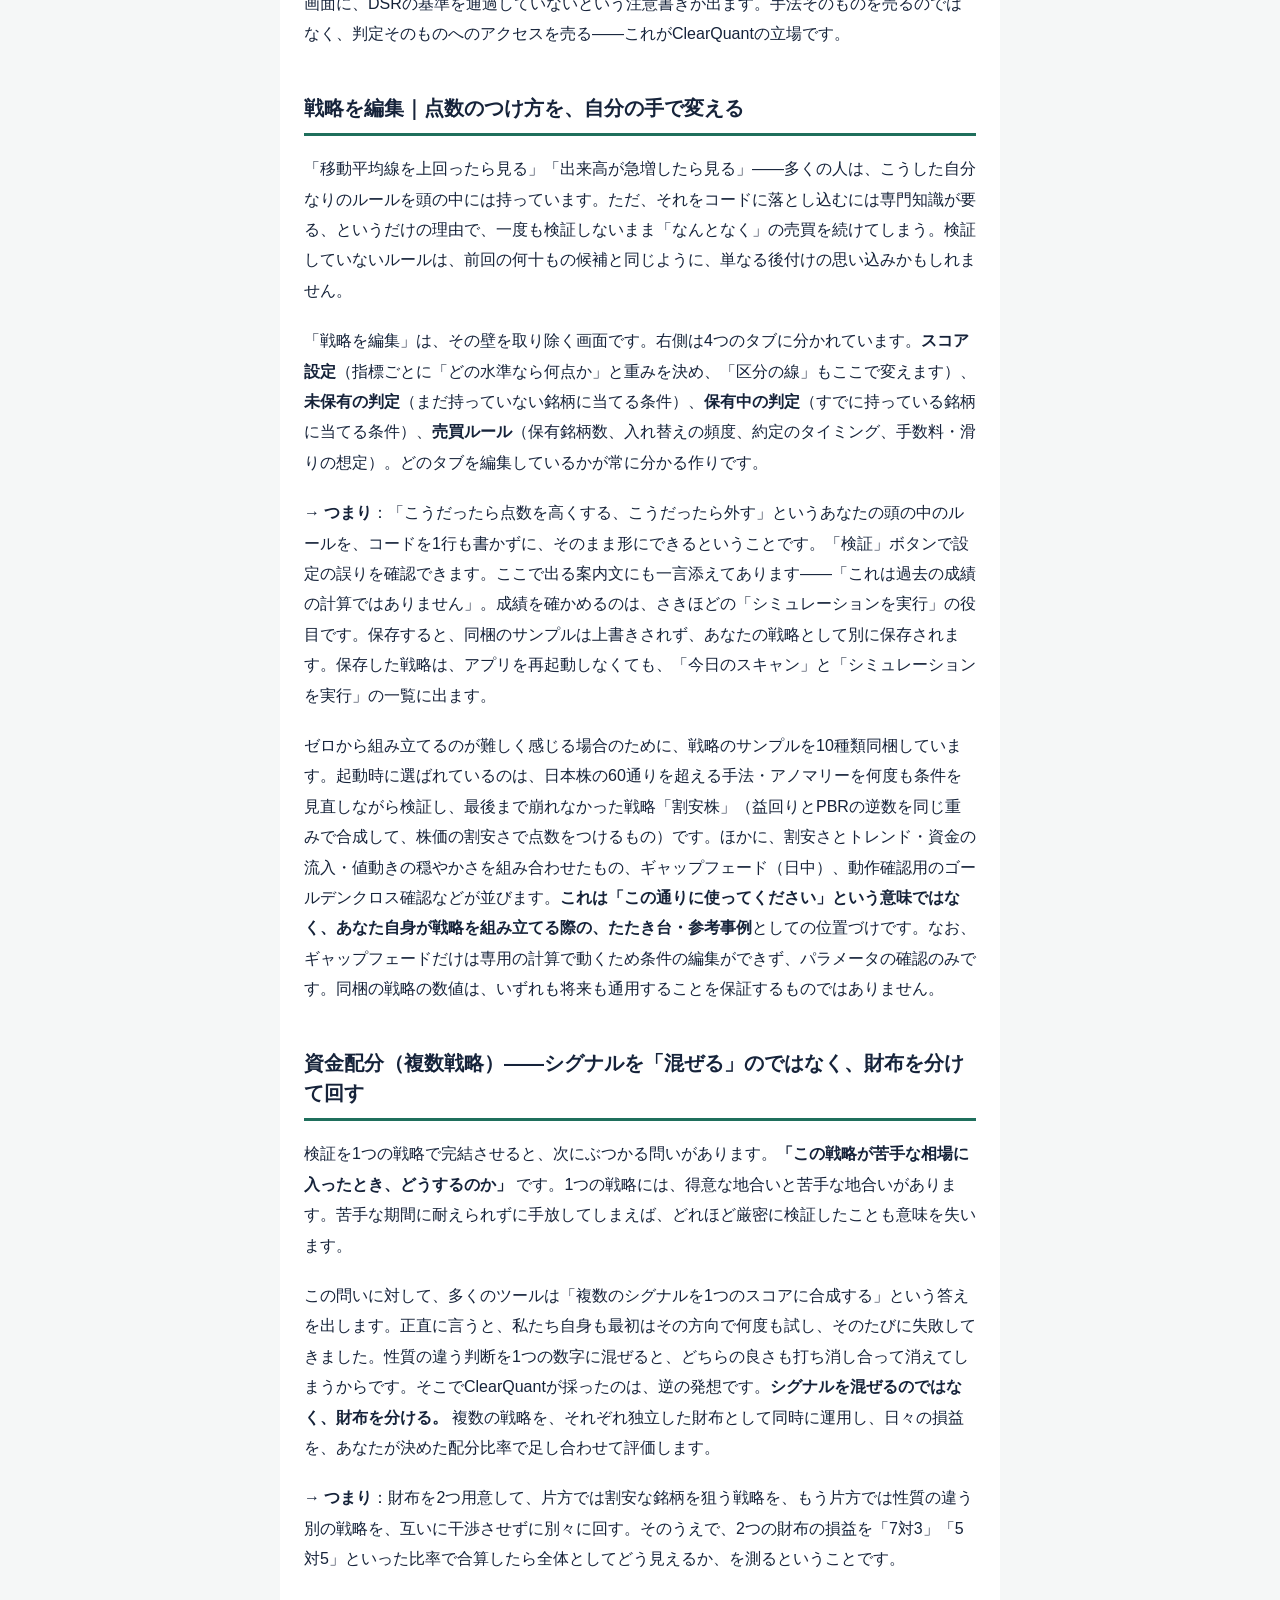
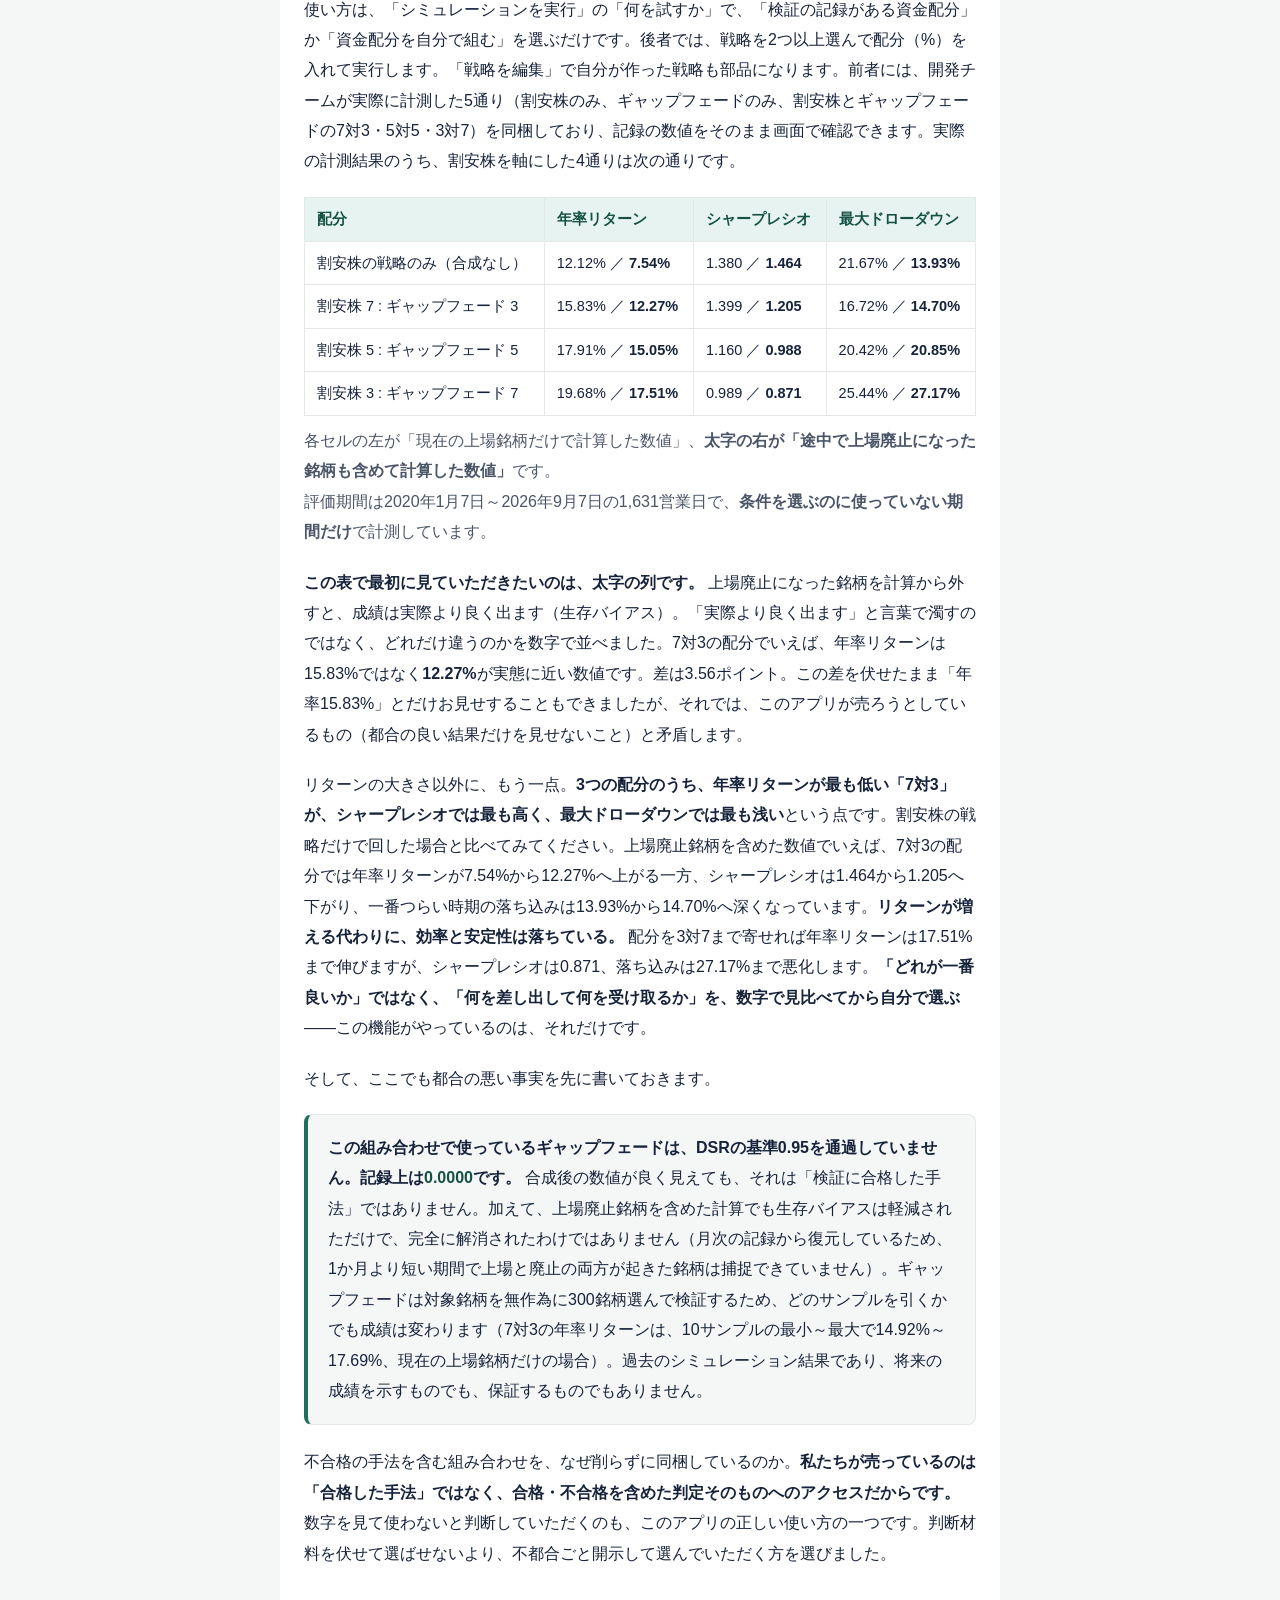
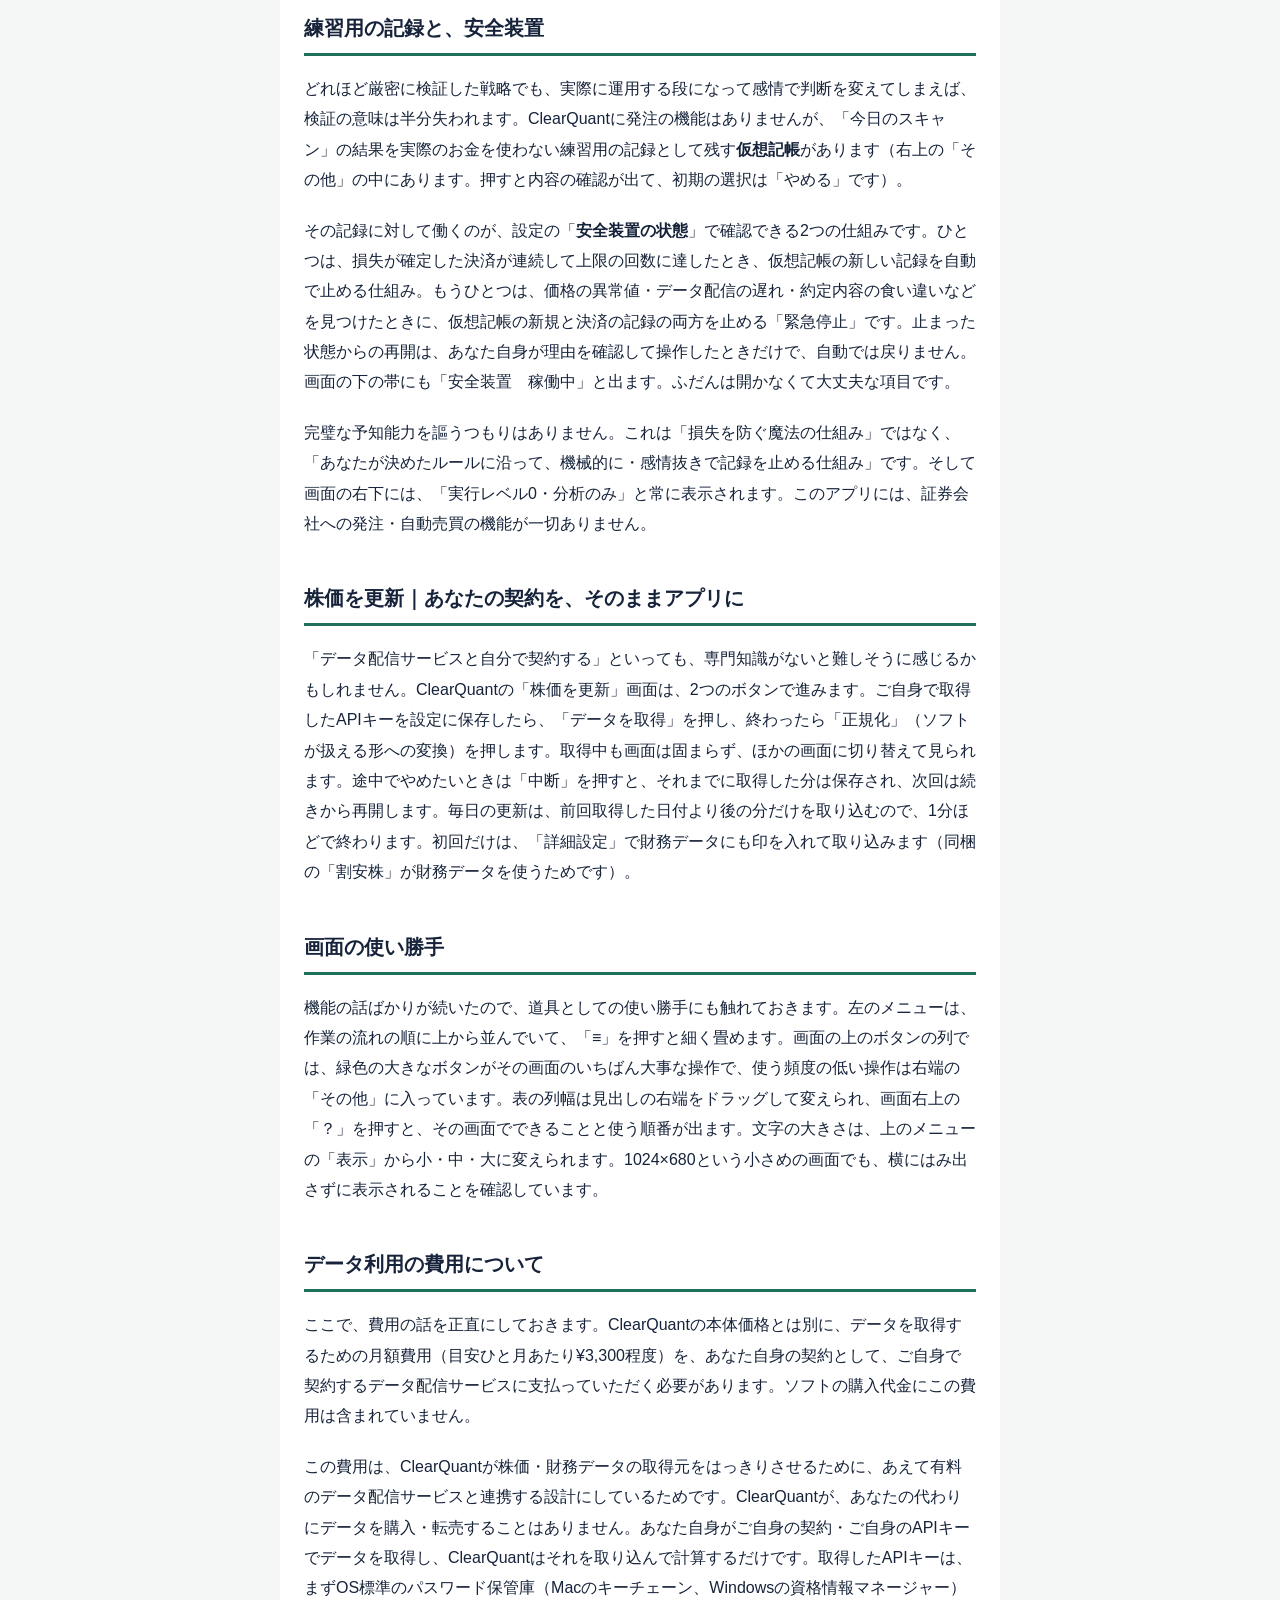
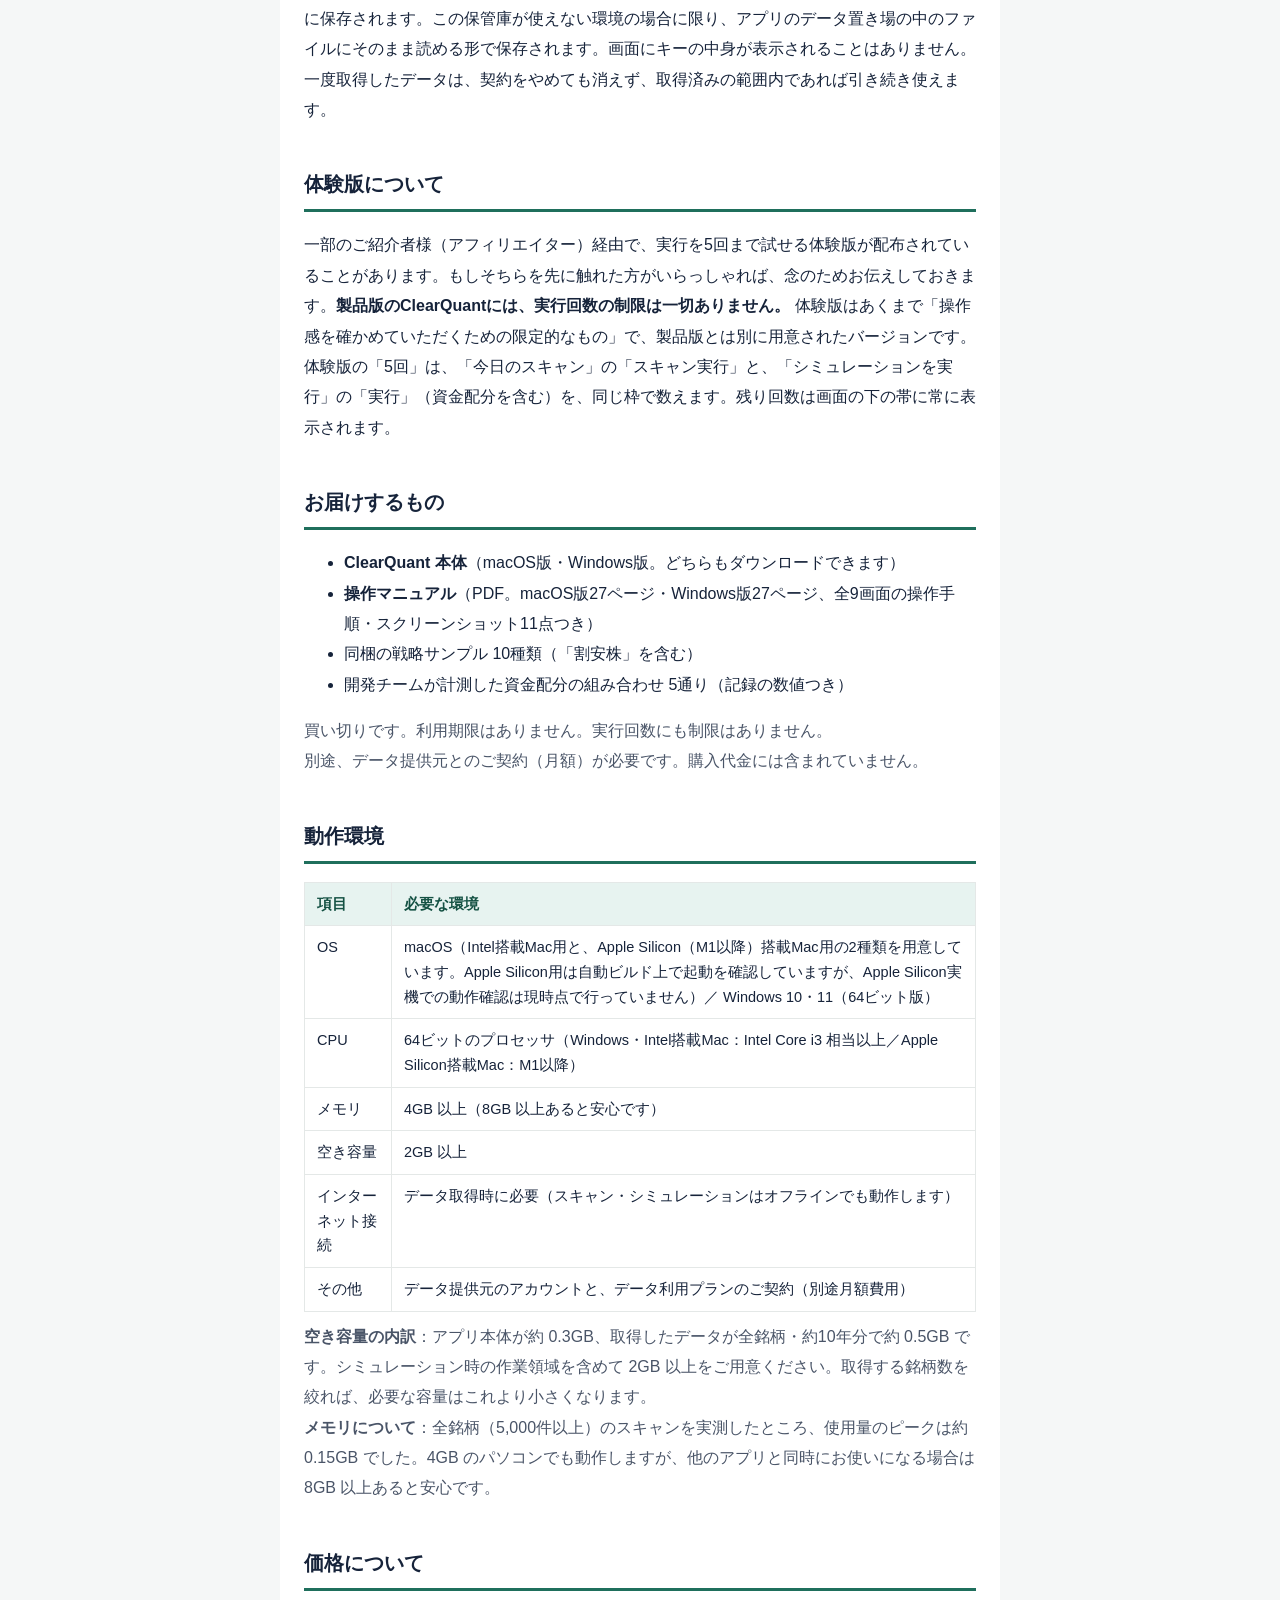
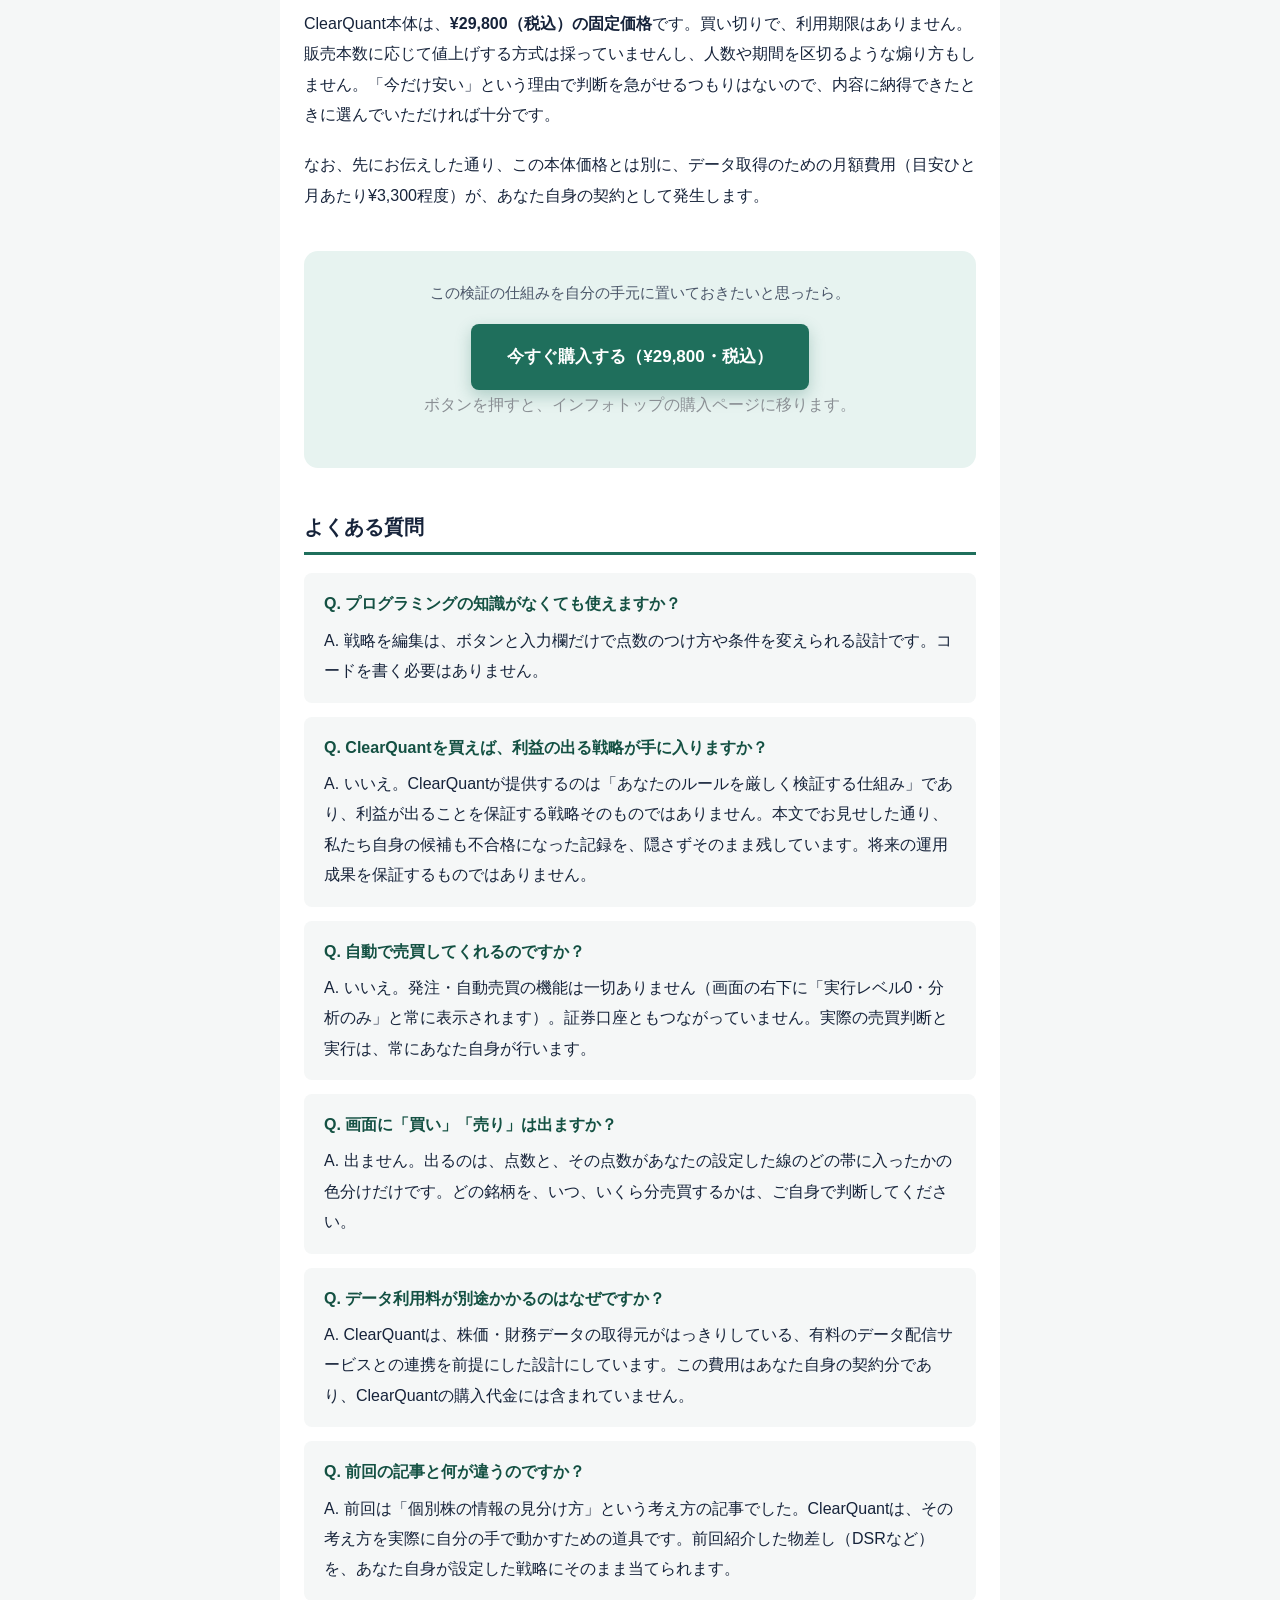
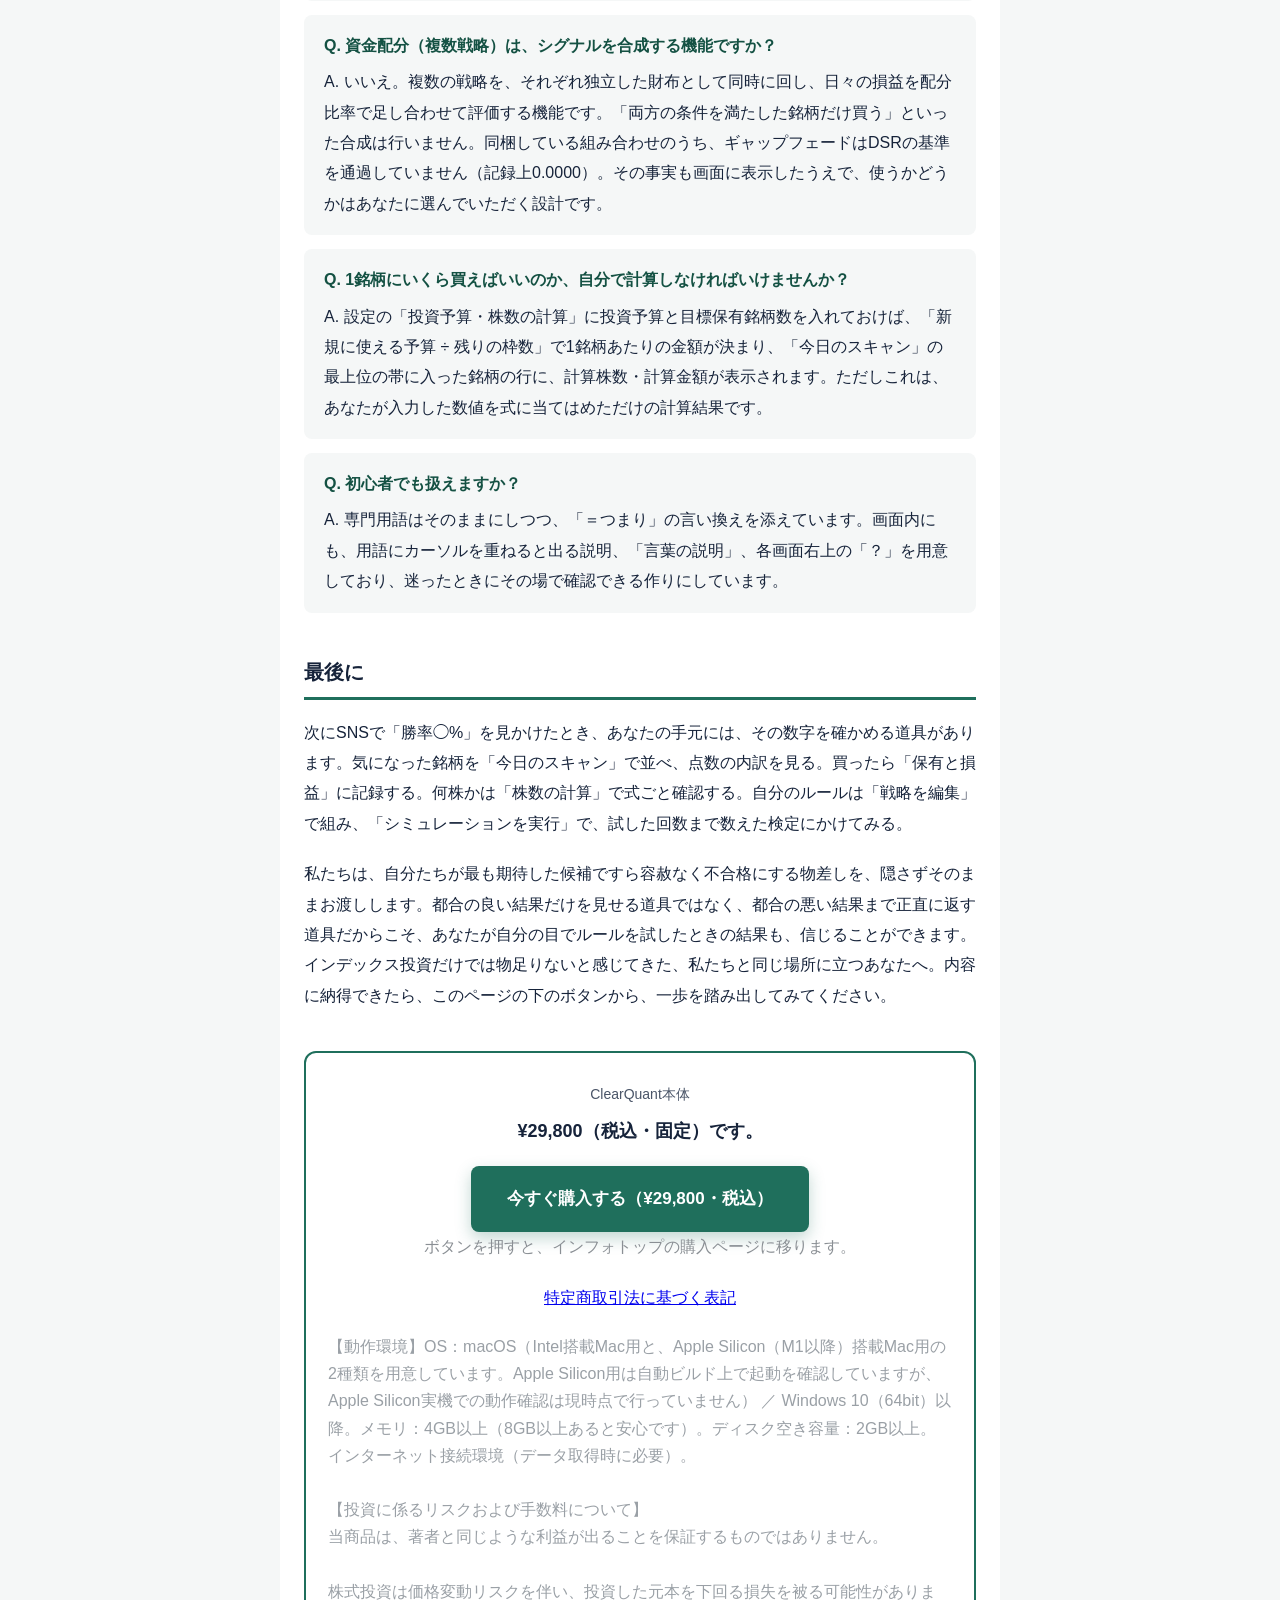
<file: 02/index.html>
<!DOCTYPE html>
<html lang="ja">
<head>
<meta charset="UTF-8">
<meta name="viewport" content="width=device-width, initial-scale=1.0">
<title>「勝率78%」を見分ける物差しを、今度はあなた自身の手に――ClearQuant</title>
<meta name="description" content="日本株の分析デスクトップアプリ。今日のスキャン、保有と損益の記録、株数の計算、運用シミュレーション、戦略の編集を搭載。偶然の当たりを差し引く検定（DSR）も表示し、都合の良い結果だけを見せない設計思想を、開発チーム自身の不合格記録とともに公開しています。">
<meta property="og:type" content="article">
<meta property="og:title" content="「勝率78%」を見分ける物差しを、今度はあなた自身の手に――ClearQuant">
<meta property="og:description" content="日本株の分析デスクトップアプリ。点数づけ、保有の記録、株数の計算、過去の株価での試算まで一つの画面に。都合の良い結果だけを見せない設計思想を、開発チーム自身の不合格記録とともに公開しています。">
<meta property="og:image" content="https://1hyamgg-hub.github.io/clearquant-lp/assets/banner_02_800.jpeg">
<meta name="twitter:card" content="summary_large_image">
<link rel="stylesheet" href="../assets/common.css">
<style>
  /* このページ固有の微調整のみ（色・余白等の基本設計は共通CSSを参照） */
  .term-p { margin-bottom: 16px; }
</style>
</head>
<body>

<!--
  CTAリンクについて: infotop登録完了（商品ID 106938）。決済リンクをhero／中間／closing／sticky
  の4箇所に反映済み（2026-09-13）。
-->

<div class="wrap">

  <!-- ============ ファーストビュー（Hero） ============ -->
  <header class="hero">
    <span class="kicker">自分の手で検証する、個別株分析ツール</span>
    <h1 class="headline">「勝率78%」を見分ける物差しを、今度はあなた自身の手に――ClearQuant</h1>
    <p class="lead">前回、見分け方を知ったあなたへ。同じ統計的な厳しさを、今度はあなた自身の銘柄・売買ルールに向けるための道具です。専門用語は隠さず、都合の悪い数字も隠しません。</p>

    <div class="cta-block cta-hero">
      <a class="cta-btn" href="https://www.infotop.jp/order.php?iid=106938">今すぐ購入する（¥29,800・税込）</a>
      <p class="cta-note">ボタンを押すと、インフォトップの購入ページに移ります。</p>
    </div>
  </header>

  <div class="content">

    <p>SNSで「勝率78%」の文字を見かけた。気になる銘柄は、いつもの表計算に点数を打ち込んで並べ替える。買った銘柄の値段はメモ帳に書き、何株買うかは電卓で割り算。やっていることはまじめなのに、あとから「あの点数、どの前提だったっけ」と開き直すことになる――そんな経験はありませんか。ClearQuantは、その散らかった作業を、一つの画面の中にまとめた日本株の分析アプリです。</p>

    <p>前回、私たちは半年以上かけて何十もの「有望に見える」候補を検証し、その大半を手放してきた話をしました。「寄り付きの歪みを狙う手法」が最初は本物に見えて、試した回数を正しく数え直したら統計的な合格ラインから転落したこと。「値動きが穏やかな銘柄を選ぶ手法」が統計的には本物なのに、実際に組み込むと成績が悪化したこと。学術的に名前の通ったアノマリーでさえ、日本株の実データにかけると教科書通りにはいかなかったこと。</p>

    <p>もしあなたがあの話を読んで、4つのチェックポイントのどれかに「確かに」と頷いたなら――試行回数を隠さず数える。統計的に本物でも実運用で良くなるとは限らないと知っている。理由を値動き以外の言葉で説明できないものは疑う。1つの期間・1つの銘柄だけの成績を鵜呑みにしない――<strong>その基準は、もうあなたの中にあります。</strong> 基準を持ったなら、その基準を実際に使う道具も手元にある方が筋が通っています。今日はその道具の話です。</p>

    <h2 class="section-title">この市場は、もう「勝率」では動かない</h2>

    <p>個別株の情報・分析ツールの市場を見渡すと、「勝率92%」「AIが自動で選ぶ」「億り人の手法」という言葉が、正直なところ出尽くしています。前回お伝えした通り、こうした言葉の少なくない部分は、何百通りも試した中の最良値を1つだけ切り取ったものです。あなたはもう、その仕組みに気づいています。だからこそ、ここでもう一度「勝率」を強調しても、あなたの心は動かないはずです。</p>

    <p>ClearQuantが訴えるのはそこではありません。<strong>「何が当たるか」ではなく、「その当たり方が、何通り試した末の偶然ではないと、どうやって確かめるか」</strong> という、そもそも土俵が違う話をしています。ご自身で契約したデータ配信サービスのデータをもとに、あなた自身の売買ルールを、前回お見せしたのと同じ統計的な厳しさ――DSR（偶然の当たりを差し引く検定）、区間分割検証（ウォークフォワード）、ばらつきの検証（モンテカルロ）――で試せるデスクトップアプリ、それがClearQuantです。専門用語は隠しません。ただし専門用語が出るたびに「＝つまり」で言い換えます。</p>

    <h2 class="section-title">私たちも、あなたと同じ場所に立っています</h2>

    <p>先に断っておきたいことがあります。ClearQuantを作った私たちは、個別株で連戦連勝している専門トレーダーではありません。S&amp;P500やオルカンを黙々と積み立てながら、前回書いたのと同じ物足りなさを感じ、自分たちの手で何十もの候補を検証しては、その大半を――ときには半年かけて追いかけた候補まで――手放してきた側の人間です。前回の事例1でお話しした「寄り付きの歪みを狙う手法」は、実は私たち自身が最も期待していた候補でした。それが試行回数を正しく数え直した瞬間に不合格へ転落したときの徒労感は、今でも覚えています。</p>

    <p>もしあなたが「インデックス投資は続けているが、それだけでは物足りない」「NISA積立は退屈だが、自分の判断も入れてみたい」と感じている側の人間なら、ClearQuantは、まさにその同じ場所に立っている私たちが、自分たち自身のために作った道具です。専門トレーダー向けの高機能端末ではなく、あなたと同じ地点から出発した人間が、遠回りをしながら組み立てたものだと思ってください。</p>

    <p><strong>あるいは、こういう動機の方もいらっしゃるかもしれません。</strong> 積み立てている投資信託の中身が、気づけばほとんど外国の資産になっている。基準価額が上がった日に理由を調べてみたら、株価ではなく円安が効いていた――そんな経験です。円で稼ぎ、円で生活し、円で使う予定のお金を、為替の動きに預けたままでいいのだろうか。そう感じて、<strong>円建てで完結する国内株式</strong>に目を向ける方は少なくありません。</p>

    <p>そう考えたとき、次にぶつかるのが「では、どの銘柄を、どういう根拠で選ぶのか」という問題です。投資信託なら「全世界に分散」というひとことで済んでいた選定の理由を、個別株では自分で用意しなければなりません。そしてその根拠を探しにいくと、待っているのが「勝率78%」の世界です。<strong>ClearQuantは、まさにこの地点で必要になる道具</strong>として作りました。国内株に目を向けた理由が為替であれ退屈であれ、必要になるものは同じ――自分が選んだ根拠を、自分で確かめる手段です。</p>

    <h2 class="section-title">問題｜「検証」を謳うツールの、ほとんどが検証していないこと</h2>

    <p>個別株の分析ツール・シグナル配信の多くは、「バックテストで勝率◯%」という数字だけを見せます。しかし、そのバックテストが何通りの条件を試した末の最良値なのか、未来のデータを覗き見ていないか、手数料や値動きの現実的なコストを引いた後の数字なのか――そこまで開示しているものは、驚くほど少ないのが実情です。</p>

    <p>放置すると何が起きるか、具体的に想像してみてください。試行回数を数えずに「合格」と誤認したまま実際の資金を投じ続けた場合、前回の事例1のように、統計的には0.0000という「偶然でないとは言い切れない」水準の手法に、本物の資金を賭け続けることになります。これは数万円で済む話ではなく、続ければ続けるほど失う金額が積み上がっていく種類の問題です。ClearQuantは、この「検証したふりで終わる」問題そのものに対する道具として設計しました。</p>

    <p>アプリは、左側のメニューから画面を選んで使います。全9画面（メニューの8項目と、ヘルプから開く「はじめに（迷ったらここ）」）。毎日使う画面と、過去の株価で試す画面に分けて、順に説明します。</p>

    <h2 class="section-title">毎日使う画面1｜今日のスキャン</h2>

    <p>アプリを起動すると最初に開く画面です。「スキャン実行」を押すと、取り込み済みの全銘柄が、選んだ戦略の点数（0～100点）が高い順に並びます。計算が走るのはボタンを押したときだけで、裏で勝手に動いたり、通知が飛んできたりすることはありません。表の行を選ぶと、右側に点数の内訳（どの指標が何点か）が出ます。</p>

    <p>点数の横には「区分」が出ます。これは、その点数が<strong>あなたが設定した線</strong>（70以上・50～70・30～50・30未満）のどの帯に入ったかを色で分けたものです。買い・売りといった行動を指示する言葉は、画面のどこにも出ません。線の初期値は同梱の戦略に入っている値であって、開発者が勧める水準ではなく、その水準で検証したものでもありません。「戦略を編集」で、自分の考えに合わせて変えられます。</p>

    <p><strong>→ つまり</strong>：何百、何千という銘柄を自分の目で1つずつ見て回らなくても、「今日、自分が決めた点数のつけ方で、どの銘柄が上に来たか」を機械的に並べて見せてくれる、ということです。内訳まで見えるので、ブラックボックスの数字を鵜呑みにする必要がありません。</p>

    <p>もう一つ、地味ですが大事な設計があります。<strong>「点数を出せなかった銘柄」も、理由つきで別のタブに表示します。</strong> データが足りない、直近の値動きの履歴が短すぎる、決算情報が存在しない――そうした「都合の悪い」ケースを黙って隠さず、一覧に残します。さらに「警告」のタブには、データが古いなど注意が必要な銘柄が並びます。都合の良い銘柄だけを見せて、計算できなかったものを画面から消してしまうツールは、実は少なくありません。</p>

    <h2 class="section-title">毎日使う画面2｜保有と損益</h2>

    <p>買った銘柄を、自分で入力して記録する台帳です。銘柄コード・株数・取得単価・取得日を入れると、取り込み済みの最新の終値で含み損益が出ます。売ったら「決済」を押して記録を移すと、決済後の損益も見られます。すでに何銘柄も持っている方は、CSVファイルでの一括登録もできます（1行でも不正な内容があれば全件を登録せず、何行目のどの項目が問題かを表示します）。「損益」のタブでは、資産と損益の推移のグラフも見られます。</p>

    <p>この画面は、証券口座とは一切つながっていません。追加・決済・削除のどの操作をしても、証券会社に注文が送信されることはありません。「今日のスキャン」で気になった銘柄を買ったら、「約定を記録」から実際に買った内容を台帳に写す、という使い方です（実際の内容にチェックを入れるまで「記録する」は押せません）。</p>

    <h2 class="section-title">毎日使う画面3｜株数の計算</h2>

    <p>1銘柄について「資金や損切りの考え方から、何株になるか」を計算する画面です。計算方式は6つ――資産に対する比率、固定金額、固定株数、許容損失率、値動きの大きさ（ATR）、値動きのばらつき（標準偏差）。結果には株数・投資金額・資産に対する割合に加えて、<strong>計算式そのもの</strong>（どの数字をどう割って、100株単位に切り捨てたか）が出ます。</p>

    <p>「今日のスキャン」の表には、設定した予算から割り出した「計算株数」「計算金額」も並びます。投資予算と目標保有銘柄数を入れる場所は、設定の「投資予算・株数の計算」だけです。1銘柄あたりの金額は、次の式で決まります。</p>

    <div class="case-box">
      <p style="margin-bottom:0;">1銘柄あたりの金額 ＝ 新規に使える予算 ÷ 残りの枠数<br>
      　新規に使える予算 ＝ 投資予算 − 保有ポジションの拘束額（取得単価×株数）<br>
      　残りの枠数　　　 ＝ 目標保有銘柄数 − すでに保有している銘柄数</p>
    </div>

    <p><strong>→ つまり</strong>：「10銘柄まで持つつもりで、すでに7銘柄持っているなら、残り3枠に、まだ使える予算を3等分する」という考え方です。拘束額と残りの予算の内訳は「今日のスキャン」の表の上に表示され、予算を直したくなったら、その行の「予算を変更する」ボタンから設定へ移動できます。もちろんこれは、あなたが入れた数値を式に当てはめただけの計算結果です。実際に買うかどうか、いくら分買うかは、すべてあなた自身が決めます。</p>

    <h2 class="section-title">過去の株価で試す画面｜運用シミュレーション</h2>

    <p>左メニューの「運用シミュレーション」には、3つの画面が入っています。</p>

    <ul class="price-list">
      <li><strong>成績を見る</strong>：あらかじめ計算して保存してある、「割安株」戦略の過去の成績を見る画面です。この画面では何も計算せず、保存済みのファイルを読み直すだけです。「現在と過去の比較」「学習外期間の成績」「リスクと限界」などのタブがあり、「リスクと限界」には既知の限界が書いてあります。</li>
      <li><strong>シミュレーションを実行</strong>：戦略や資金の配分を選び、過去の株価で「もしその運用をしていたらどうなっていたか」を、あなたのパソコンで計算します。全銘柄だと10分ほどかかることがあります。</li>
      <li><strong>戦略を編集</strong>：点数のつけ方や判定の条件を、コードを書かずに変えて保存します。</li>
    </ul>

    <p>「シミュレーションを実行」の結果は、4つのタブで見ます。成績、ばらつき（モンテカルロ）、偶然でないか（DSR）、感度と警告です。ここが、ClearQuantの中核です。前回使った物差し――DSR（Deflated Sharpe Ratio、Bailey, Lopez de Prado et al., 2014）――を、あなたが組んだルールにも当てられます。前回お話ししていない専門用語が出てくるので、先に二段構えで説明しておきます。</p>

    <p class="term-p"><strong>区間分割検証（ウォークフォワード分析）＝つまり</strong>、データを「学習に使ってよい期間」と「まだ見ていない未来として扱う検証期間」にあらかじめ区切り、後者の期間だけを成績評価の中心にする手法です。「過去のデータを未来から覗き見て都合よく条件を選ぶ」という、バックテストで最もよくある不正（ルックアヘッドバイアス）を、仕組みとして防ぎます。画面では、学習期間と検証期間（年）を自分で決めます。</p>

    <p class="term-p"><strong>ばらつきの検証（モンテカルロ・シミュレーション）＝つまり</strong>、取引の並び順を何百回、何千回とランダムに入れ替えて、「たまたま良い順番で勝ちが並んだだけではないか」を確かめる手法です。1回の結果だけを見て一喜一憂しないための仕組みです。</p>

    <p class="term-p"><strong>DSR（偶然でないかの検定）＝つまり</strong>、条件を何度も試せば、たまたま良く見える結果はいくらでも出ます。その「何度も試したことによる偶然の当たり」を差し引いても、成績が残るかを見る指標です。実務で使う合格の目安は0.95です。</p>

    <p class="term-p"><strong>シャープレシオ＝つまり</strong>、リスク（値動きの荒さ）に対してどれだけ効率よく資産が増えたかを表す指標。<strong>最大ドローダウン＝つまり</strong>、運用期間中に資産が一番深く沈んだときの下落率です。年率リターンと合わせて、「成績を見る」画面の右上、「その他」の「言葉の説明」から、日常の言葉で調べられます。</p>

    <p>そして、これがこの機能の一番大事なところです。<strong>ClearQuantは、都合の良い結果だけを見せる作りにはなっていません。</strong> 私たち自身が最も期待していた「寄り付きの歪みを狙う手法」（アプリ内の名前は「ギャップフェード（日中）」。前回の事例1で、前段でお話しした徒労感の原因でもあります）を、同じ検定で判定し直した記録が、開発の記録にそのまま残っています。</p>

    <div class="case-box">
      <p style="margin-bottom:0;">試した設定の総数を漏れなく数え直した結果、真の試行回数は<strong>直近の上場銘柄だけで見た場合46通り、過去に上場廃止になった銘柄を含めた場合40通り</strong>に達しました。この正しい試行回数でDSRを再計算すると、<span class="stat">どちらの場合も0.0000</span>――実務で使う合格の目安（0.95）には遠く及ばず、不合格という判定になりました。</p>
    </div>

    <p>さらに、この不合格を後から覆せないかも、実際に検討しました。もし「まだ見ていない新しい期間のデータ」が残っていれば、そこで再検証して結論が変わる可能性はあります。ですが、<strong>実際に保有している全期間のデータ（約10年分）を洗い出したところ、その全期間がすでに検証のどこかの段階で使用済みであることが判明し、「まだ見ていない期間」は現状のデータには存在しない、という結論に至りました。</strong> つまり、この手法の不合格判定は、今のところ技術的に覆しようがありません。</p>

    <p>正直に言うと、これは私たち自身にとっても痛い結論でした。それでも、この判定をそのままお見せするのは、<strong>ClearQuantが「良い数字が出るまで条件を変えて試せる」ツールではなく、「試した回数まで含めて正直に判定する」ツールだということを、実際の記録で示したかったからです。</strong> この不合格は、アプリ内にも隠していません。「戦略を編集」や資金配分の画面に、DSRの基準を通過していないという注意書きが出ます。手法そのものを売るのではなく、判定そのものへのアクセスを売る――これがClearQuantの立場です。</p>

    <h2 class="section-title">戦略を編集｜点数のつけ方を、自分の手で変える</h2>

    <p>「移動平均線を上回ったら見る」「出来高が急増したら見る」――多くの人は、こうした自分なりのルールを頭の中には持っています。ただ、それをコードに落とし込むには専門知識が要る、というだけの理由で、一度も検証しないまま「なんとなく」の売買を続けてしまう。検証していないルールは、前回の何十もの候補と同じように、単なる後付けの思い込みかもしれません。</p>

    <p>「戦略を編集」は、その壁を取り除く画面です。右側は4つのタブに分かれています。<strong>スコア設定</strong>（指標ごとに「どの水準なら何点か」と重みを決め、「区分の線」もここで変えます）、<strong>未保有の判定</strong>（まだ持っていない銘柄に当てる条件）、<strong>保有中の判定</strong>（すでに持っている銘柄に当てる条件）、<strong>売買ルール</strong>（保有銘柄数、入れ替えの頻度、約定のタイミング、手数料・滑りの想定）。どのタブを編集しているかが常に分かる作りです。</p>

    <p><strong>→ つまり</strong>：「こうだったら点数を高くする、こうだったら外す」というあなたの頭の中のルールを、コードを1行も書かずに、そのまま形にできるということです。「検証」ボタンで設定の誤りを確認できます。ここで出る案内文にも一言添えてあります――「これは過去の成績の計算ではありません」。成績を確かめるのは、さきほどの「シミュレーションを実行」の役目です。保存すると、同梱のサンプルは上書きされず、あなたの戦略として別に保存されます。保存した戦略は、アプリを再起動しなくても、「今日のスキャン」と「シミュレーションを実行」の一覧に出ます。</p>

    <p>ゼロから組み立てるのが難しく感じる場合のために、戦略のサンプルを10種類同梱しています。起動時に選ばれているのは、日本株の60通りを超える手法・アノマリーを何度も条件を見直しながら検証し、最後まで崩れなかった戦略「割安株」（益回りとPBRの逆数を同じ重みで合成して、株価の割安さで点数をつけるもの）です。ほかに、割安さとトレンド・資金の流入・値動きの穏やかさを組み合わせたもの、ギャップフェード（日中）、動作確認用のゴールデンクロス確認などが並びます。<strong>これは「この通りに使ってください」という意味ではなく、あなた自身が戦略を組み立てる際の、たたき台・参考事例</strong>としての位置づけです。なお、ギャップフェードだけは専用の計算で動くため条件の編集ができず、パラメータの確認のみです。同梱の戦略の数値は、いずれも将来も通用することを保証するものではありません。</p>

    <h2 class="section-title">資金配分（複数戦略）――シグナルを「混ぜる」のではなく、財布を分けて回す</h2>

    <p>検証を1つの戦略で完結させると、次にぶつかる問いがあります。<strong>「この戦略が苦手な相場に入ったとき、どうするのか」</strong> です。1つの戦略には、得意な地合いと苦手な地合いがあります。苦手な期間に耐えられずに手放してしまえば、どれほど厳密に検証したことも意味を失います。</p>

    <p>この問いに対して、多くのツールは「複数のシグナルを1つのスコアに合成する」という答えを出します。正直に言うと、私たち自身も最初はその方向で何度も試し、そのたびに失敗してきました。性質の違う判断を1つの数字に混ぜると、どちらの良さも打ち消し合って消えてしまうからです。そこでClearQuantが採ったのは、逆の発想です。<strong>シグナルを混ぜるのではなく、財布を分ける。</strong> 複数の戦略を、それぞれ独立した財布として同時に運用し、日々の損益を、あなたが決めた配分比率で足し合わせて評価します。</p>

    <p><strong>→ つまり</strong>：財布を2つ用意して、片方では割安な銘柄を狙う戦略を、もう片方では性質の違う別の戦略を、互いに干渉させずに別々に回す。そのうえで、2つの財布の損益を「7対3」「5対5」といった比率で合算したら全体としてどう見えるか、を測るということです。</p>

    <p>使い方は、「シミュレーションを実行」の「何を試すか」で、「検証の記録がある資金配分」か「資金配分を自分で組む」を選ぶだけです。後者では、戦略を2つ以上選んで配分（%）を入れて実行します。「戦略を編集」で自分が作った戦略も部品になります。前者には、開発チームが実際に計測した5通り（割安株のみ、ギャップフェードのみ、割安株とギャップフェードの7対3・5対5・3対7）を同梱しており、記録の数値をそのまま画面で確認できます。実際の計測結果のうち、割安株を軸にした4通りは次の通りです。</p>

    <div class="table-scroll">
      <table class="data-table">
        <thead>
          <tr><th>配分</th><th>年率リターン</th><th>シャープレシオ</th><th>最大ドローダウン</th></tr>
        </thead>
        <tbody>
          <tr><th>割安株の戦略のみ（合成なし）</th><td>12.12% ／ <strong>7.54%</strong></td><td>1.380 ／ <strong>1.464</strong></td><td>21.67% ／ <strong>13.93%</strong></td></tr>
          <tr><th>割安株 7 : ギャップフェード 3</th><td>15.83% ／ <strong>12.27%</strong></td><td>1.399 ／ <strong>1.205</strong></td><td>16.72% ／ <strong>14.70%</strong></td></tr>
          <tr><th>割安株 5 : ギャップフェード 5</th><td>17.91% ／ <strong>15.05%</strong></td><td>1.160 ／ <strong>0.988</strong></td><td>20.42% ／ <strong>20.85%</strong></td></tr>
          <tr><th>割安株 3 : ギャップフェード 7</th><td>19.68% ／ <strong>17.51%</strong></td><td>0.989 ／ <strong>0.871</strong></td><td>25.44% ／ <strong>27.17%</strong></td></tr>
        </tbody>
      </table>
    </div>

    <p class="table-note">各セルの左が「現在の上場銘柄だけで計算した数値」、<strong>太字の右が「途中で上場廃止になった銘柄も含めて計算した数値」</strong>です。<br>評価期間は2020年1月7日～2026年9月7日の1,631営業日で、<strong>条件を選ぶのに使っていない期間だけ</strong>で計測しています。</p>

    <p><strong>この表で最初に見ていただきたいのは、太字の列です。</strong> 上場廃止になった銘柄を計算から外すと、成績は実際より良く出ます（生存バイアス）。「実際より良く出ます」と言葉で濁すのではなく、どれだけ違うのかを数字で並べました。7対3の配分でいえば、年率リターンは15.83%ではなく<strong>12.27%</strong>が実態に近い数値です。差は3.56ポイント。この差を伏せたまま「年率15.83%」とだけお見せすることもできましたが、それでは、このアプリが売ろうとしているもの（都合の良い結果だけを見せないこと）と矛盾します。</p>

    <p>リターンの大きさ以外に、もう一点。<strong>3つの配分のうち、年率リターンが最も低い「7対3」が、シャープレシオでは最も高く、最大ドローダウンでは最も浅い</strong>という点です。割安株の戦略だけで回した場合と比べてみてください。上場廃止銘柄を含めた数値でいえば、7対3の配分では年率リターンが7.54%から12.27%へ上がる一方、シャープレシオは1.464から1.205へ下がり、一番つらい時期の落ち込みは13.93%から14.70%へ深くなっています。<strong>リターンが増える代わりに、効率と安定性は落ちている。</strong> 配分を3対7まで寄せれば年率リターンは17.51%まで伸びますが、シャープレシオは0.871、落ち込みは27.17%まで悪化します。<strong>「どれが一番良いか」ではなく、「何を差し出して何を受け取るか」を、数字で見比べてから自分で選ぶ</strong>――この機能がやっているのは、それだけです。</p>

    <p>そして、ここでも都合の悪い事実を先に書いておきます。</p>

    <div class="case-box">
      <p style="margin-bottom:0;"><strong>この組み合わせで使っているギャップフェードは、DSRの基準0.95を通過していません。記録上は<span class="stat">0.0000</span>です。</strong> 合成後の数値が良く見えても、それは「検証に合格した手法」ではありません。加えて、上場廃止銘柄を含めた計算でも生存バイアスは軽減されただけで、完全に解消されたわけではありません（月次の記録から復元しているため、1か月より短い期間で上場と廃止の両方が起きた銘柄は捕捉できていません）。ギャップフェードは対象銘柄を無作為に300銘柄選んで検証するため、どのサンプルを引くかでも成績は変わります（7対3の年率リターンは、10サンプルの最小～最大で14.92%～17.69%、現在の上場銘柄だけの場合）。過去のシミュレーション結果であり、将来の成績を示すものでも、保証するものでもありません。</p>
    </div>

    <p>不合格の手法を含む組み合わせを、なぜ削らずに同梱しているのか。<strong>私たちが売っているのは「合格した手法」ではなく、合格・不合格を含めた判定そのものへのアクセスだからです。</strong> 数字を見て使わないと判断していただくのも、このアプリの正しい使い方の一つです。判断材料を伏せて選ばせないより、不都合ごと開示して選んでいただく方を選びました。</p>

    <h2 class="section-title">練習用の記録と、安全装置</h2>

    <p>どれほど厳密に検証した戦略でも、実際に運用する段になって感情で判断を変えてしまえば、検証の意味は半分失われます。ClearQuantに発注の機能はありませんが、「今日のスキャン」の結果を実際のお金を使わない練習用の記録として残す<strong>仮想記帳</strong>があります（右上の「その他」の中にあります。押すと内容の確認が出て、初期の選択は「やめる」です）。</p>

    <p>その記録に対して働くのが、設定の「<strong>安全装置の状態</strong>」で確認できる2つの仕組みです。ひとつは、損失が確定した決済が連続して上限の回数に達したとき、仮想記帳の新しい記録を自動で止める仕組み。もうひとつは、価格の異常値・データ配信の遅れ・約定内容の食い違いなどを見つけたときに、仮想記帳の新規と決済の記録の両方を止める「緊急停止」です。止まった状態からの再開は、あなた自身が理由を確認して操作したときだけで、自動では戻りません。画面の下の帯にも「安全装置　稼働中」と出ます。ふだんは開かなくて大丈夫な項目です。</p>

    <p>完璧な予知能力を謳うつもりはありません。これは「損失を防ぐ魔法の仕組み」ではなく、「あなたが決めたルールに沿って、機械的に・感情抜きで記録を止める仕組み」です。そして画面の右下には、「実行レベル0・分析のみ」と常に表示されます。このアプリには、証券会社への発注・自動売買の機能が一切ありません。</p>

    <h2 class="section-title">株価を更新｜あなたの契約を、そのままアプリに</h2>

    <p>「データ配信サービスと自分で契約する」といっても、専門知識がないと難しそうに感じるかもしれません。ClearQuantの「株価を更新」画面は、2つのボタンで進みます。ご自身で取得したAPIキーを設定に保存したら、「データを取得」を押し、終わったら「正規化」（ソフトが扱える形への変換）を押します。取得中も画面は固まらず、ほかの画面に切り替えて見られます。途中でやめたいときは「中断」を押すと、それまでに取得した分は保存され、次回は続きから再開します。毎日の更新は、前回取得した日付より後の分だけを取り込むので、1分ほどで終わります。初回だけは、「詳細設定」で財務データにも印を入れて取り込みます（同梱の「割安株」が財務データを使うためです）。</p>

    <h2 class="section-title">画面の使い勝手</h2>

    <p>機能の話ばかりが続いたので、道具としての使い勝手にも触れておきます。左のメニューは、作業の流れの順に上から並んでいて、「≡」を押すと細く畳めます。画面の上のボタンの列では、緑色の大きなボタンがその画面のいちばん大事な操作で、使う頻度の低い操作は右端の「その他」に入っています。表の列幅は見出しの右端をドラッグして変えられ、画面右上の「？」を押すと、その画面でできることと使う順番が出ます。文字の大きさは、上のメニューの「表示」から小・中・大に変えられます。1024×680という小さめの画面でも、横にはみ出さずに表示されることを確認しています。</p>

    <h2 class="section-title">データ利用の費用について</h2>

    <p>ここで、費用の話を正直にしておきます。ClearQuantの本体価格とは別に、データを取得するための月額費用（目安ひと月あたり¥3,300程度）を、あなた自身の契約として、ご自身で契約するデータ配信サービスに支払っていただく必要があります。ソフトの購入代金にこの費用は含まれていません。</p>

    <p>この費用は、ClearQuantが株価・財務データの取得元をはっきりさせるために、あえて有料のデータ配信サービスと連携する設計にしているためです。ClearQuantが、あなたの代わりにデータを購入・転売することはありません。あなた自身がご自身の契約・ご自身のAPIキーでデータを取得し、ClearQuantはそれを取り込んで計算するだけです。取得したAPIキーは、まずOS標準のパスワード保管庫（Macのキーチェーン、Windowsの資格情報マネージャー）に保存されます。この保管庫が使えない環境の場合に限り、アプリのデータ置き場の中のファイルにそのまま読める形で保存されます。画面にキーの中身が表示されることはありません。一度取得したデータは、契約をやめても消えず、取得済みの範囲内であれば引き続き使えます。</p>

    <h2 class="section-title">体験版について</h2>

    <p>一部のご紹介者様（アフィリエイター）経由で、実行を5回まで試せる体験版が配布されていることがあります。もしそちらを先に触れた方がいらっしゃれば、念のためお伝えしておきます。<strong>製品版のClearQuantには、実行回数の制限は一切ありません。</strong> 体験版はあくまで「操作感を確かめていただくための限定的なもの」で、製品版とは別に用意されたバージョンです。体験版の「5回」は、「今日のスキャン」の「スキャン実行」と、「シミュレーションを実行」の「実行」（資金配分を含む）を、同じ枠で数えます。残り回数は画面の下の帯に常に表示されます。</p>

    <h2 class="section-title">お届けするもの</h2>

    <ul class="price-list">
      <li><strong>ClearQuant 本体</strong>（macOS版・Windows版。どちらもダウンロードできます）</li>
      <li><strong>操作マニュアル</strong>（PDF。macOS版27ページ・Windows版27ページ、全9画面の操作手順・スクリーンショット11点つき）</li>
      <li>同梱の戦略サンプル 10種類（「割安株」を含む）</li>
      <li>開発チームが計測した資金配分の組み合わせ 5通り（記録の数値つき）</li>
    </ul>

    <p class="table-note">買い切りです。利用期限はありません。実行回数にも制限はありません。<br>別途、データ提供元とのご契約（月額）が必要です。購入代金には含まれていません。</p>

    <h2 class="section-title">動作環境</h2>

    <div class="table-scroll">
      <table class="data-table">
        <thead><tr><th>項目</th><th>必要な環境</th></tr></thead>
        <tbody>
          <tr><td>OS</td><td>macOS（Intel搭載Mac用と、Apple Silicon（M1以降）搭載Mac用の2種類を用意しています。Apple Silicon用は自動ビルド上で起動を確認していますが、Apple Silicon実機での動作確認は現時点で行っていません）／ Windows 10・11（64ビット版）</td></tr>
          <tr><td>CPU</td><td>64ビットのプロセッサ（Windows・Intel搭載Mac：Intel Core i3 相当以上／Apple Silicon搭載Mac：M1以降）</td></tr>
          <tr><td>メモリ</td><td>4GB 以上（8GB 以上あると安心です）</td></tr>
          <tr><td>空き容量</td><td>2GB 以上</td></tr>
          <tr><td>インターネット接続</td><td>データ取得時に必要（スキャン・シミュレーションはオフラインでも動作します）</td></tr>
          <tr><td>その他</td><td>データ提供元のアカウントと、データ利用プランのご契約（別途月額費用）</td></tr>
        </tbody>
      </table>
    </div>

    <p class="table-note"><strong>空き容量の内訳</strong>：アプリ本体が約 0.3GB、取得したデータが全銘柄・約10年分で約 0.5GB です。シミュレーション時の作業領域を含めて 2GB 以上をご用意ください。取得する銘柄数を絞れば、必要な容量はこれより小さくなります。<br><strong>メモリについて</strong>：全銘柄（5,000件以上）のスキャンを実測したところ、使用量のピークは約 0.15GB でした。4GB のパソコンでも動作しますが、他のアプリと同時にお使いになる場合は 8GB 以上あると安心です。</p>

    <h2 class="section-title">価格について</h2>

    <p>ClearQuant本体は、<strong>¥29,800（税込）の固定価格</strong>です。買い切りで、利用期限はありません。販売本数に応じて値上げする方式は採っていませんし、人数や期間を区切るような煽り方もしません。「今だけ安い」という理由で判断を急がせるつもりはないので、内容に納得できたときに選んでいただければ十分です。</p>

    <p>なお、先にお伝えした通り、この本体価格とは別に、データ取得のための月額費用（目安ひと月あたり¥3,300程度）が、あなた自身の契約として発生します。</p>

    <!-- ============ 中間CTA（節目でのCTA、価格を確認した直後） ============ -->
    <div class="cta-block">
      <p class="cta-copy">この検証の仕組みを自分の手元に置いておきたいと思ったら。</p>
      <a class="cta-btn" href="https://www.infotop.jp/order.php?iid=106938">今すぐ購入する（¥29,800・税込）</a>
      <p class="cta-note">ボタンを押すと、インフォトップの購入ページに移ります。</p>
    </div>

    <h2 class="section-title">よくある質問</h2>

    <div class="qa"><span class="q">Q. プログラミングの知識がなくても使えますか？</span><p class="a">A. 戦略を編集は、ボタンと入力欄だけで点数のつけ方や条件を変えられる設計です。コードを書く必要はありません。</p></div>

    <div class="qa"><span class="q">Q. ClearQuantを買えば、利益の出る戦略が手に入りますか？</span><p class="a">A. いいえ。ClearQuantが提供するのは「あなたのルールを厳しく検証する仕組み」であり、利益が出ることを保証する戦略そのものではありません。本文でお見せした通り、私たち自身の候補も不合格になった記録を、隠さずそのまま残しています。将来の運用成果を保証するものではありません。</p></div>

    <div class="qa"><span class="q">Q. 自動で売買してくれるのですか？</span><p class="a">A. いいえ。発注・自動売買の機能は一切ありません（画面の右下に「実行レベル0・分析のみ」と常に表示されます）。証券口座ともつながっていません。実際の売買判断と実行は、常にあなた自身が行います。</p></div>

    <div class="qa"><span class="q">Q. 画面に「買い」「売り」は出ますか？</span><p class="a">A. 出ません。出るのは、点数と、その点数があなたの設定した線のどの帯に入ったかの色分けだけです。どの銘柄を、いつ、いくら分売買するかは、ご自身で判断してください。</p></div>

    <div class="qa"><span class="q">Q. データ利用料が別途かかるのはなぜですか？</span><p class="a">A. ClearQuantは、株価・財務データの取得元がはっきりしている、有料のデータ配信サービスとの連携を前提にした設計にしています。この費用はあなた自身の契約分であり、ClearQuantの購入代金には含まれていません。</p></div>

    <div class="qa"><span class="q">Q. 前回の記事と何が違うのですか？</span><p class="a">A. 前回は「個別株の情報の見分け方」という考え方の記事でした。ClearQuantは、その考え方を実際に自分の手で動かすための道具です。前回紹介した物差し（DSRなど）を、あなた自身が設定した戦略にそのまま当てられます。</p></div>

    <div class="qa"><span class="q">Q. 資金配分（複数戦略）は、シグナルを合成する機能ですか？</span><p class="a">A. いいえ。複数の戦略を、それぞれ独立した財布として同時に回し、日々の損益を配分比率で足し合わせて評価する機能です。「両方の条件を満たした銘柄だけ買う」といった合成は行いません。同梱している組み合わせのうち、ギャップフェードはDSRの基準を通過していません（記録上0.0000）。その事実も画面に表示したうえで、使うかどうかはあなたに選んでいただく設計です。</p></div>

    <div class="qa"><span class="q">Q. 1銘柄にいくら買えばいいのか、自分で計算しなければいけませんか？</span><p class="a">A. 設定の「投資予算・株数の計算」に投資予算と目標保有銘柄数を入れておけば、「新規に使える予算 ÷ 残りの枠数」で1銘柄あたりの金額が決まり、「今日のスキャン」の最上位の帯に入った銘柄の行に、計算株数・計算金額が表示されます。ただしこれは、あなたが入力した数値を式に当てはめただけの計算結果です。</p></div>

    <div class="qa"><span class="q">Q. 初心者でも扱えますか？</span><p class="a">A. 専門用語はそのままにしつつ、「＝つまり」の言い換えを添えています。画面内にも、用語にカーソルを重ねると出る説明、「言葉の説明」、各画面右上の「？」を用意しており、迷ったときにその場で確認できる作りにしています。</p></div>

    <h2 class="section-title">最後に</h2>

    <p>次にSNSで「勝率◯%」を見かけたとき、あなたの手元には、その数字を確かめる道具があります。気になった銘柄を「今日のスキャン」で並べ、点数の内訳を見る。買ったら「保有と損益」に記録する。何株かは「株数の計算」で式ごと確認する。自分のルールは「戦略を編集」で組み、「シミュレーションを実行」で、試した回数まで数えた検定にかけてみる。</p>

    <p>私たちは、自分たちが最も期待した候補ですら容赦なく不合格にする物差しを、隠さずそのままお渡しします。都合の良い結果だけを見せる道具ではなく、都合の悪い結果まで正直に返す道具だからこそ、あなたが自分の目でルールを試したときの結果も、信じることができます。インデックス投資だけでは物足りないと感じてきた、私たちと同じ場所に立つあなたへ。内容に納得できたら、このページの下のボタンから、一歩を踏み出してみてください。</p>

    <!-- ============ クロージングCTA ============ -->
    <div class="closing-box">
      <div class="closing-label">ClearQuant本体</div>
      <p class="closing-headline">¥29,800（税込・固定）です。</p>
      <a class="cta-btn" href="https://www.infotop.jp/order.php?iid=106938">今すぐ購入する（¥29,800・税込）</a>
      <p class="cta-note">ボタンを押すと、インフォトップの購入ページに移ります。</p>
      <p class="cta-note"><a href="../tokushou/">特定商取引法に基づく表記</a></p>
      <p class="disclaimer">
      【動作環境】OS：macOS（Intel搭載Mac用と、Apple Silicon（M1以降）搭載Mac用の2種類を用意しています。Apple Silicon用は自動ビルド上で起動を確認していますが、Apple Silicon実機での動作確認は現時点で行っていません） ／ Windows 10（64bit）以降。メモリ：4GB以上（8GB以上あると安心です）。ディスク空き容量：2GB以上。インターネット接続環境（データ取得時に必要）。<br><br>
      【投資に係るリスクおよび手数料について】<br>
      当商品は、著者と同じような利益が出ることを保証するものではありません。<br><br>
      株式投資は価格変動リスクを伴い、投資した元本を下回る損失を被る可能性があります。信用取引を利用する場合は、預託した証拠金を上回る損失が生じる可能性があります。<br><br>
      株式の売買には、ご利用の証券会社所定の売買手数料がかかります。また本商品のご利用には、お客様ご自身が契約されるデータ提供サービスの月額利用料が別途必要です（商品代金には含まれません）。<br><br>
      当商品で提供する情報は、投資の知識に関する学習・研究のための情報提供を目的としたもので、投資助言を行うものではありません。本商品に示された表現や再現性には個人差があり、必ずしも利益や効果を保証したものではございません。投資の最終判断は、お客様ご自身の責任において行ってください。</p>
    </div>

  </div>

  <footer class="site-footer">
    <p><a href="../tokushou/">特定商取引法に基づく表記</a></p>
    <p>&copy; ClearQuant</p>
  </footer>
</div>

<!-- ============ モバイル固定CTAバー ============ -->
<div class="sticky-cta">
  <a class="cta-btn" href="https://www.infotop.jp/order.php?iid=106938">今すぐ購入する（¥29,800・税込）</a>
</div>

</body>
</html>
</file>
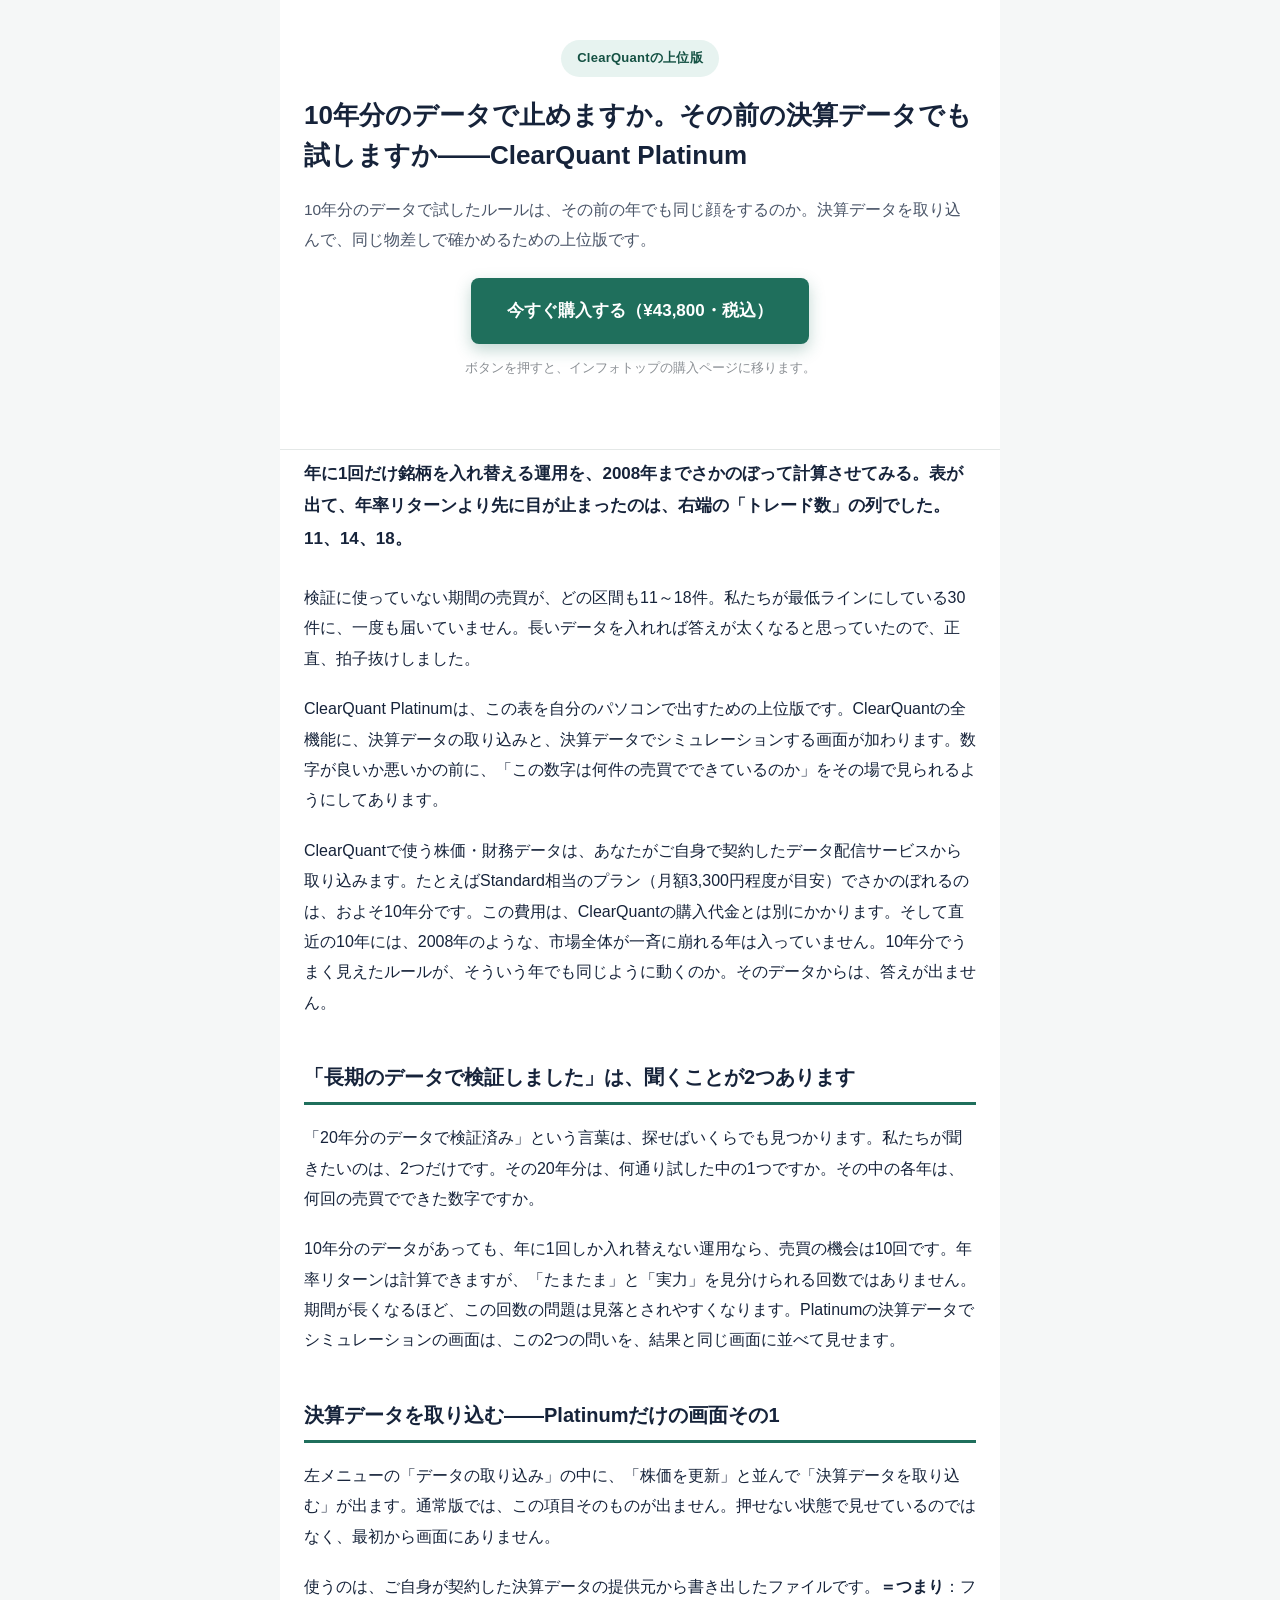
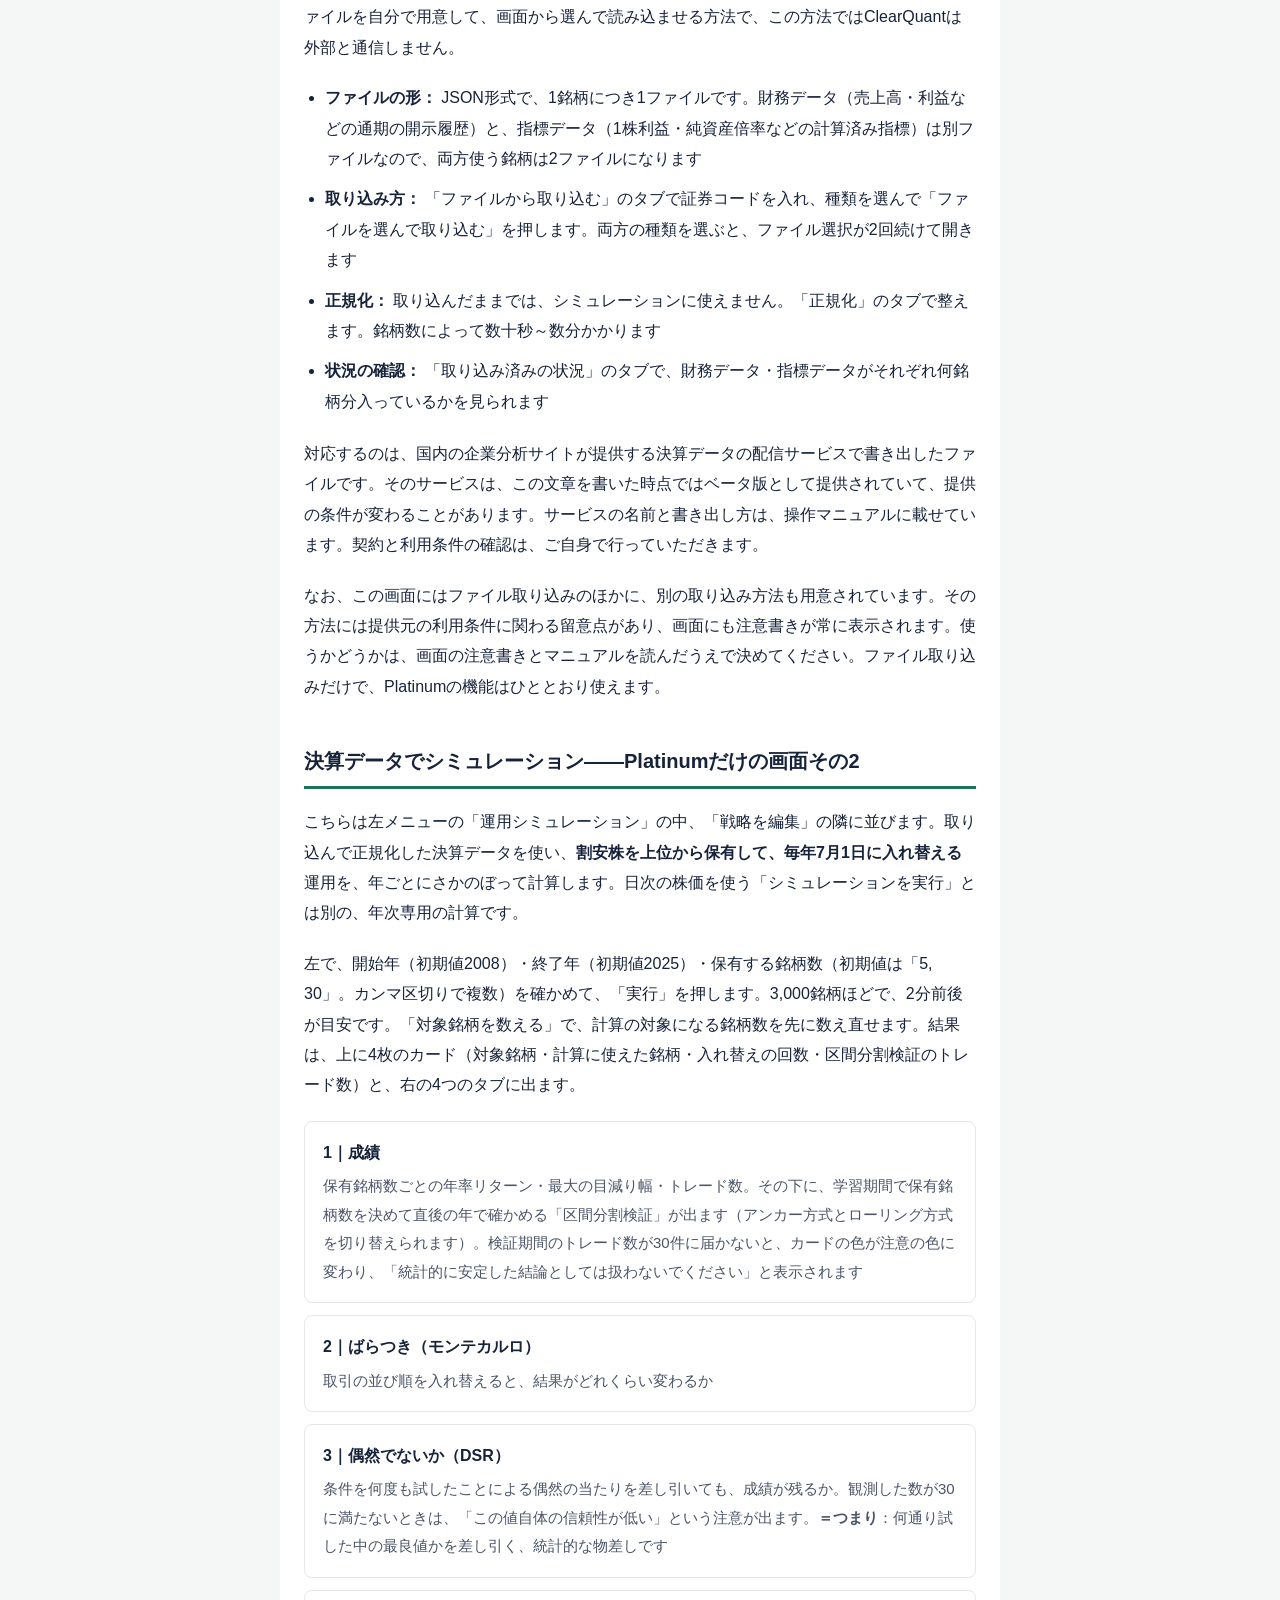
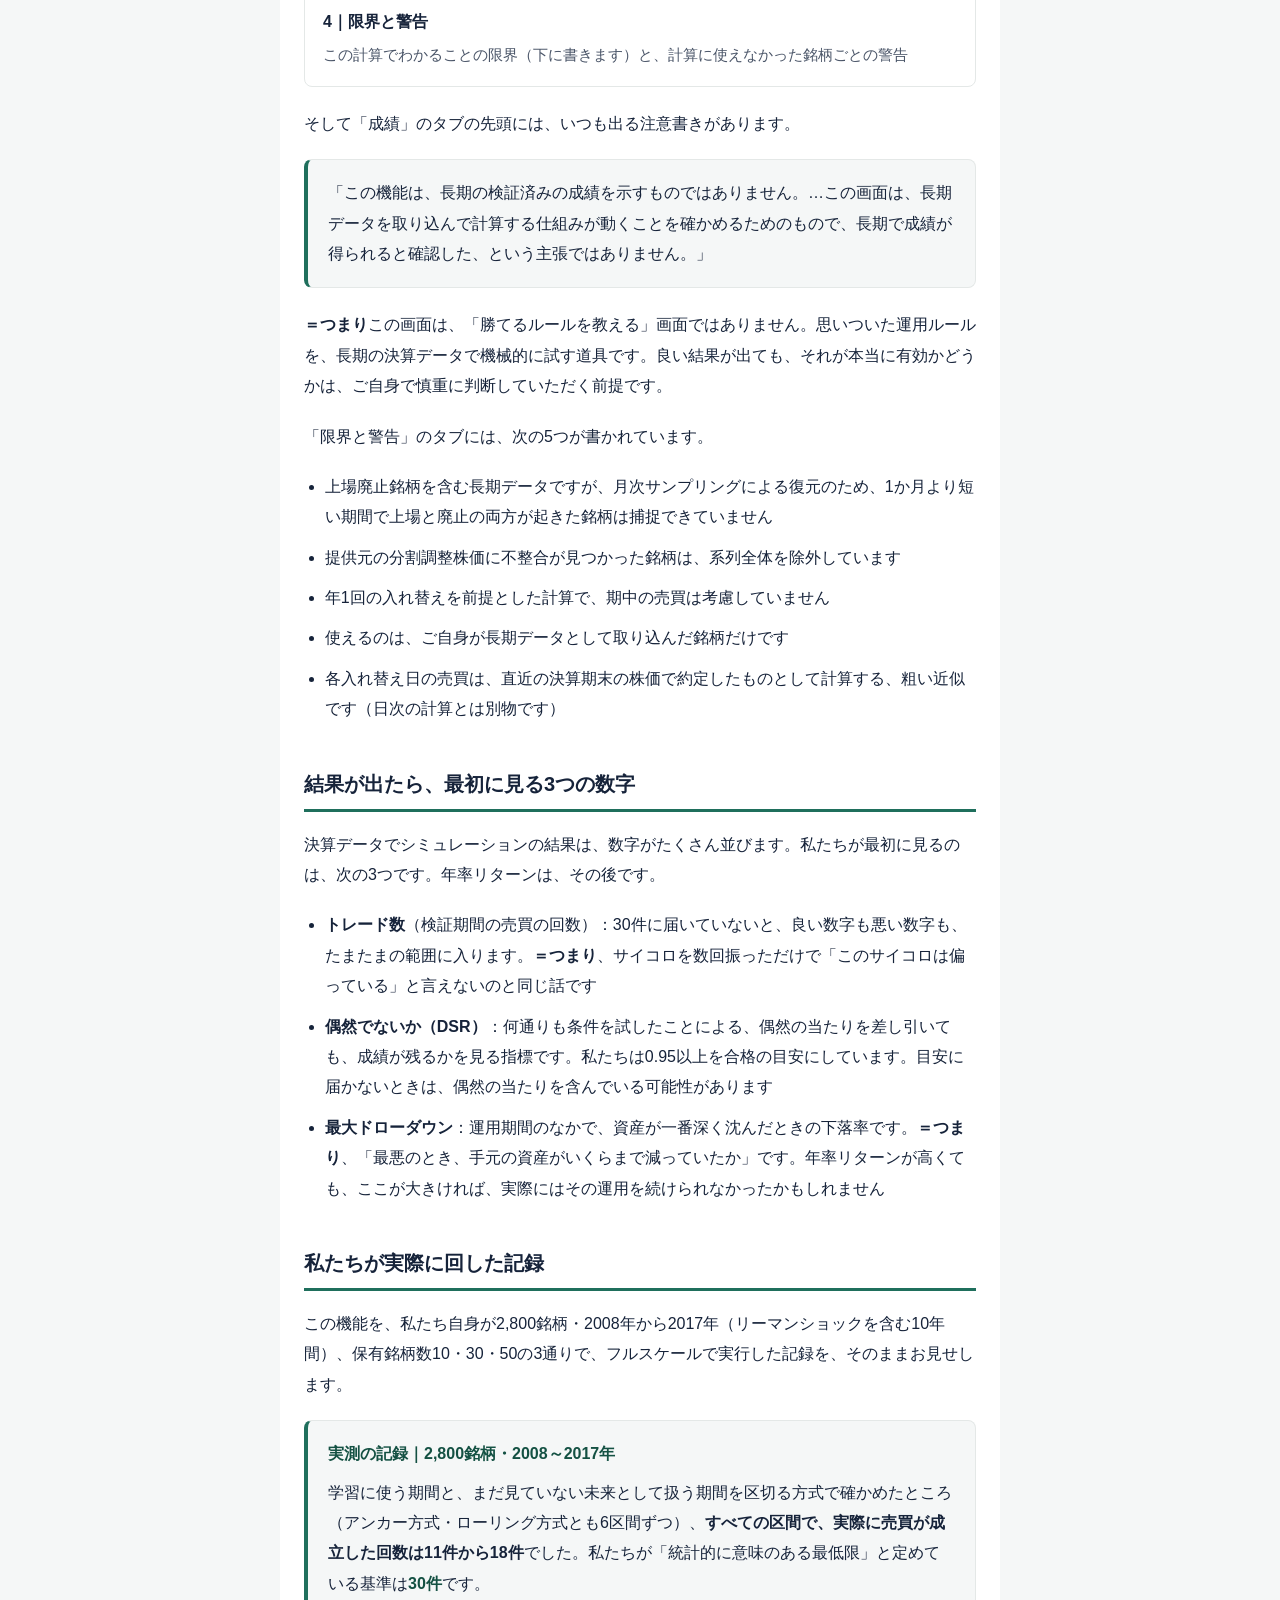
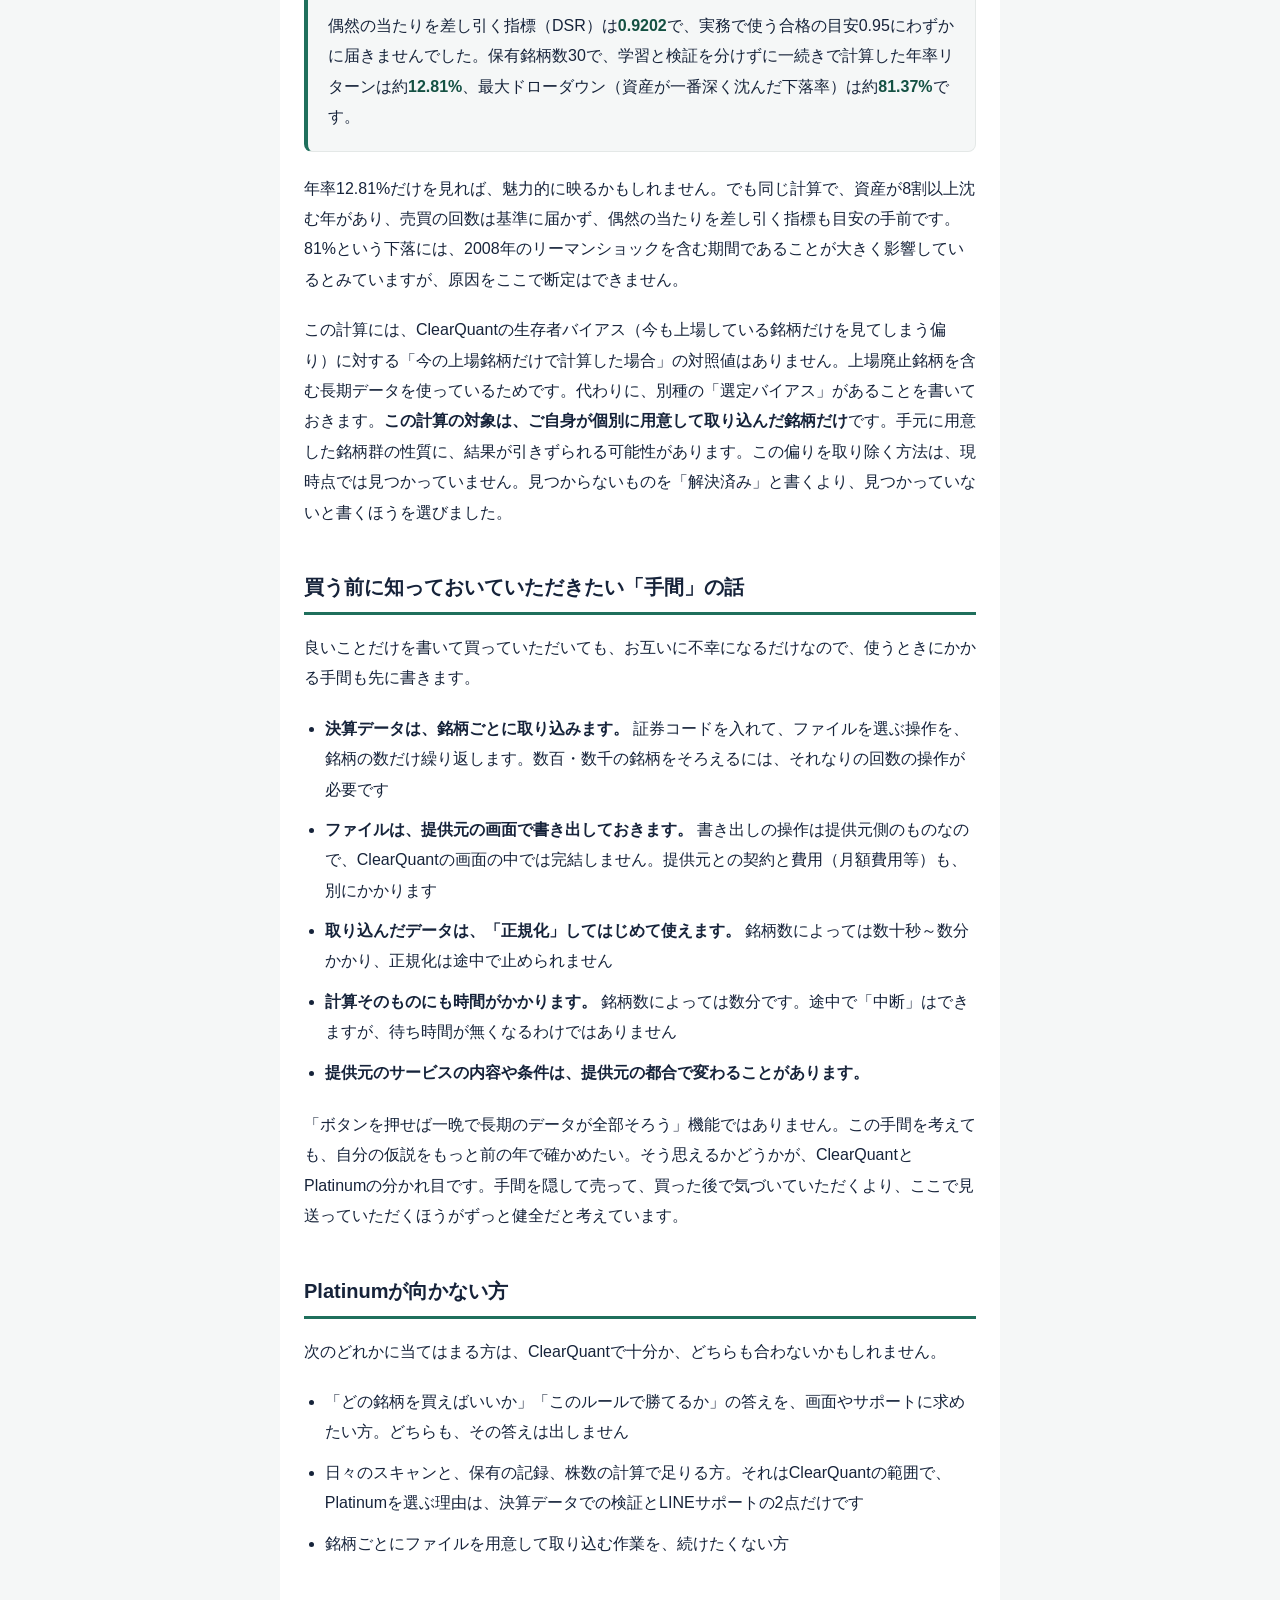
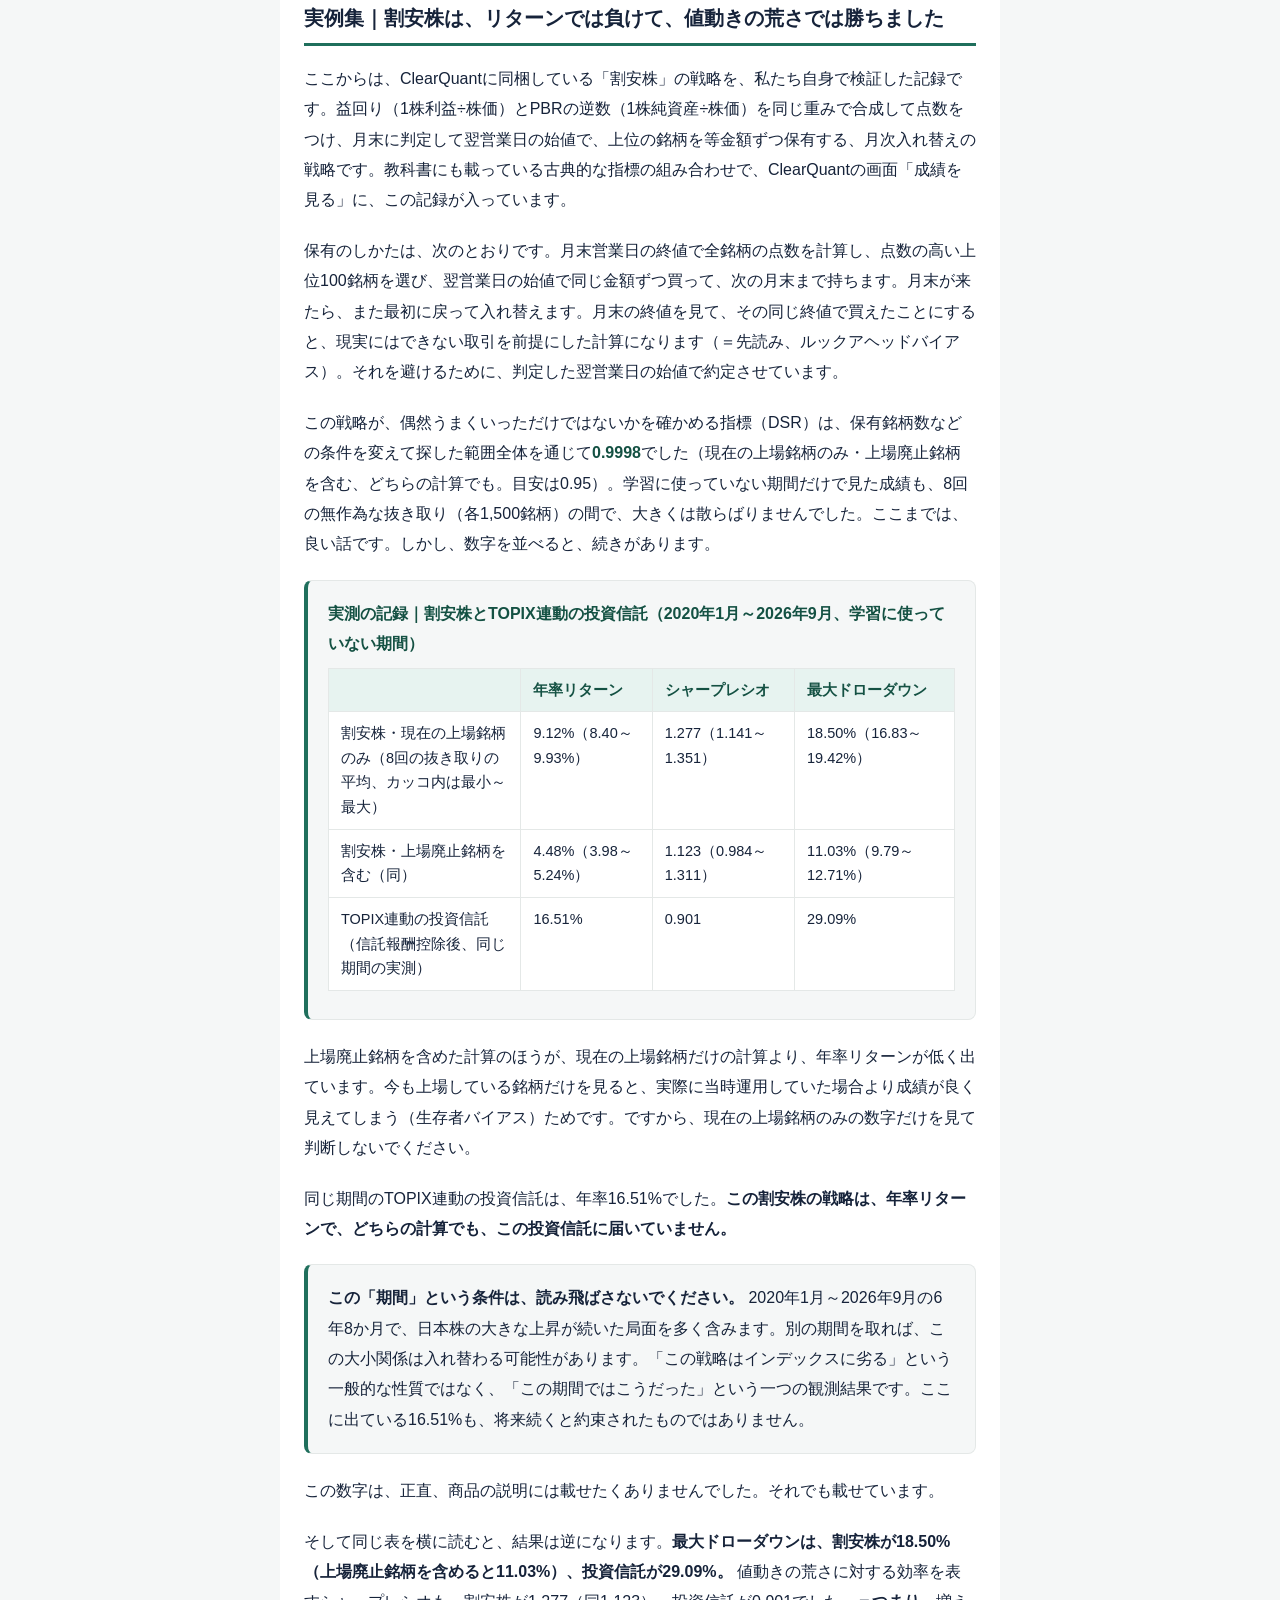
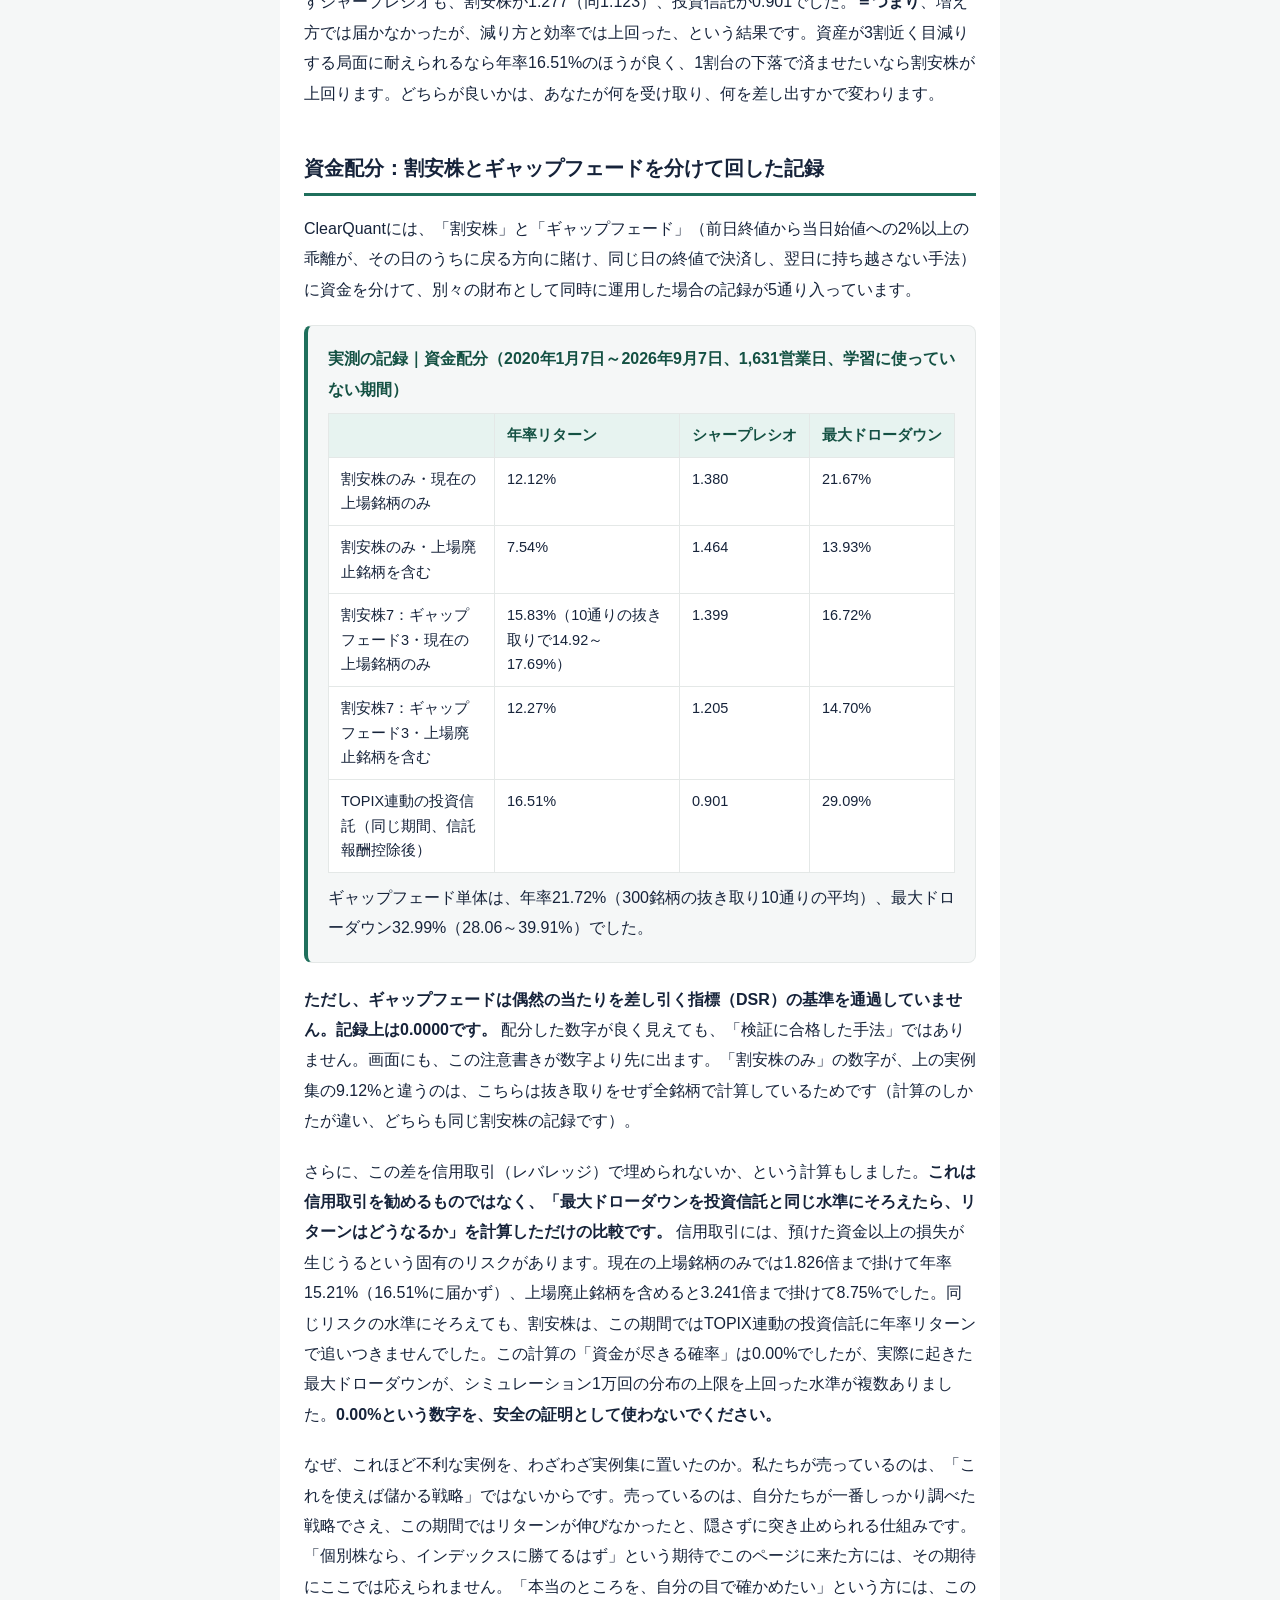
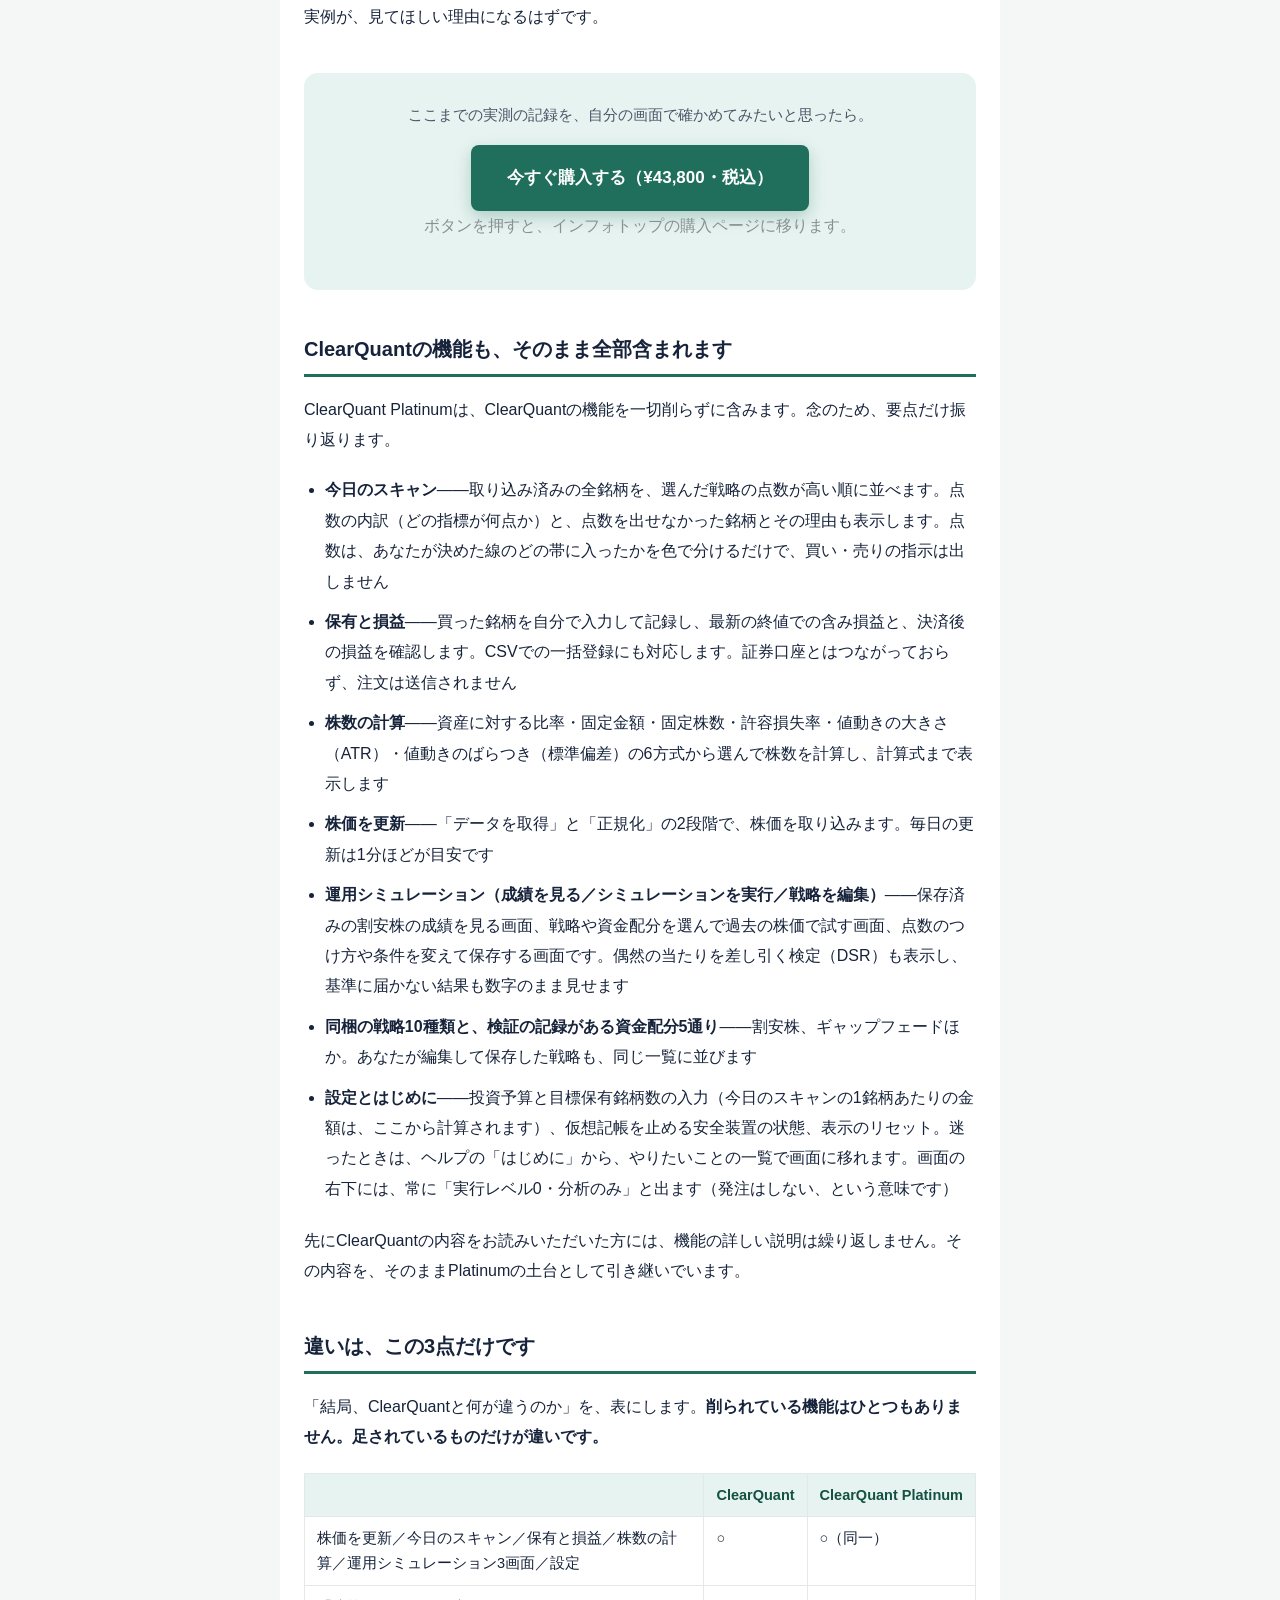
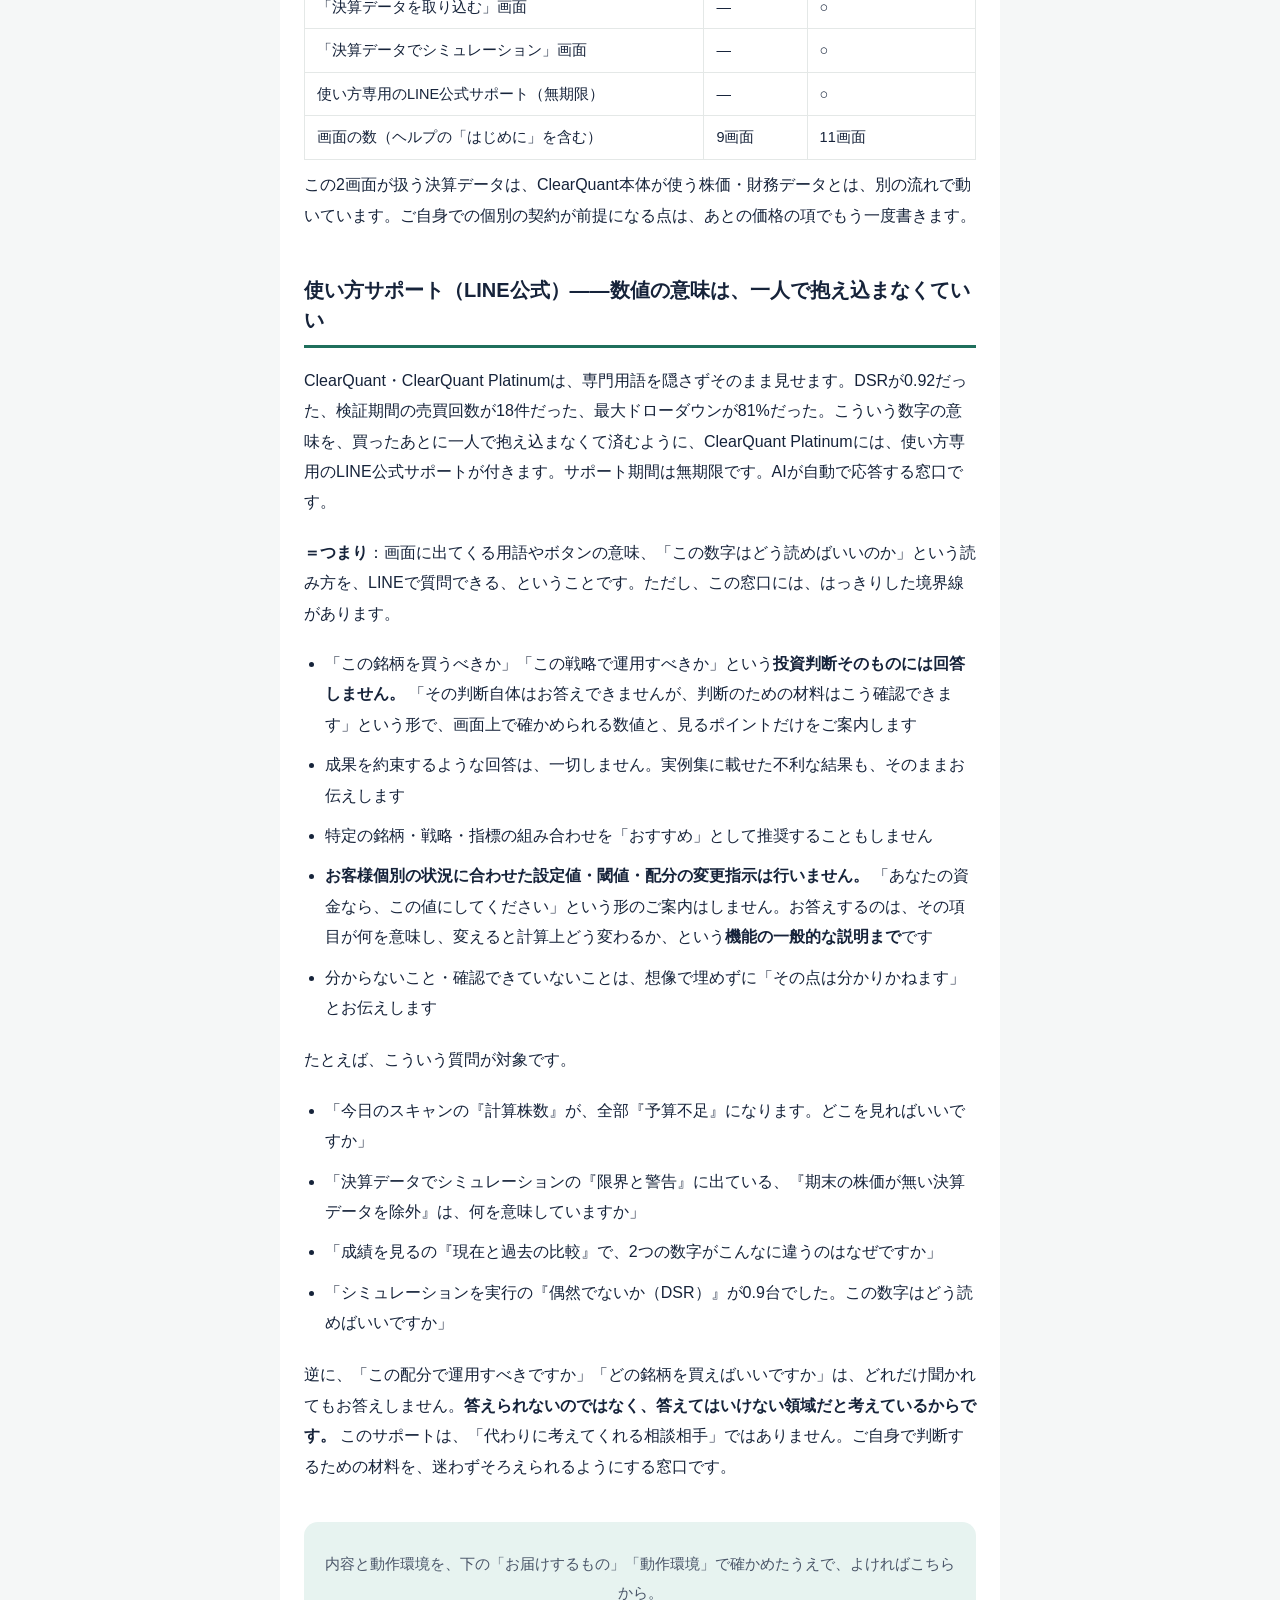
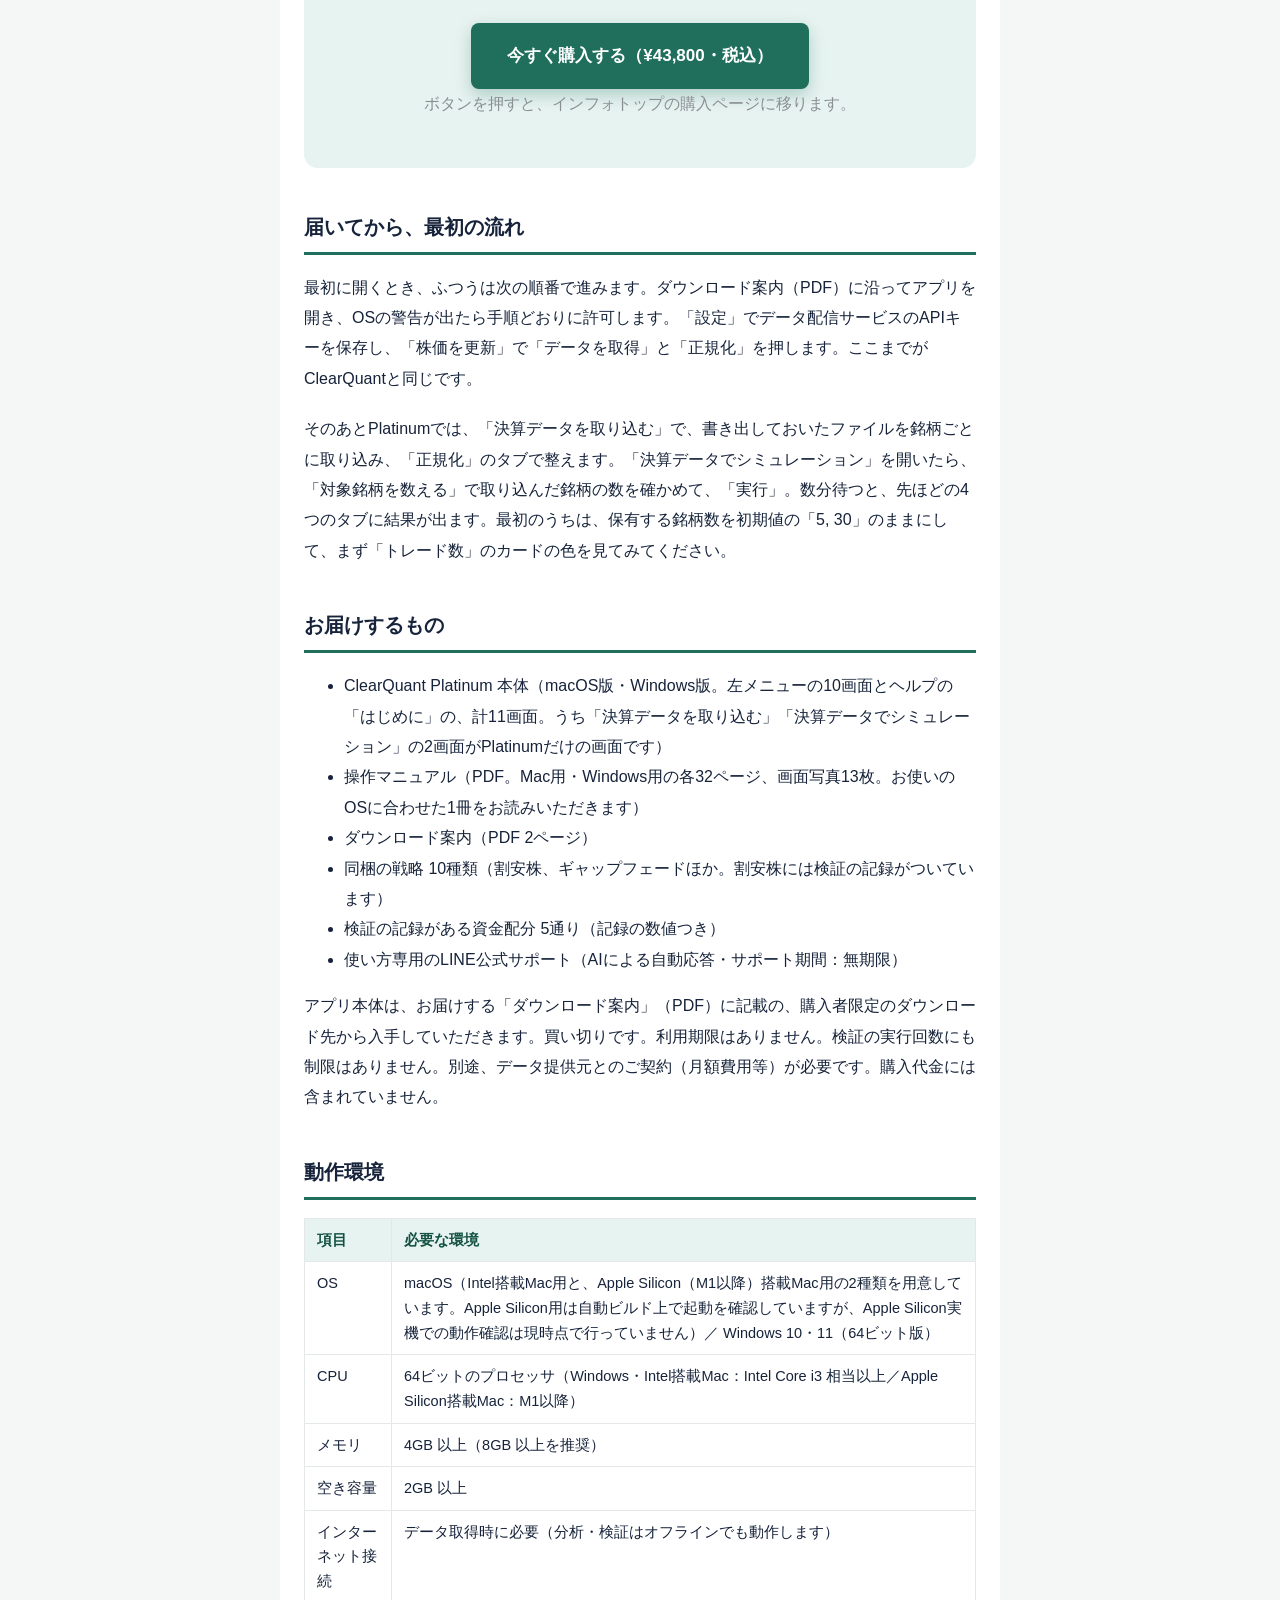
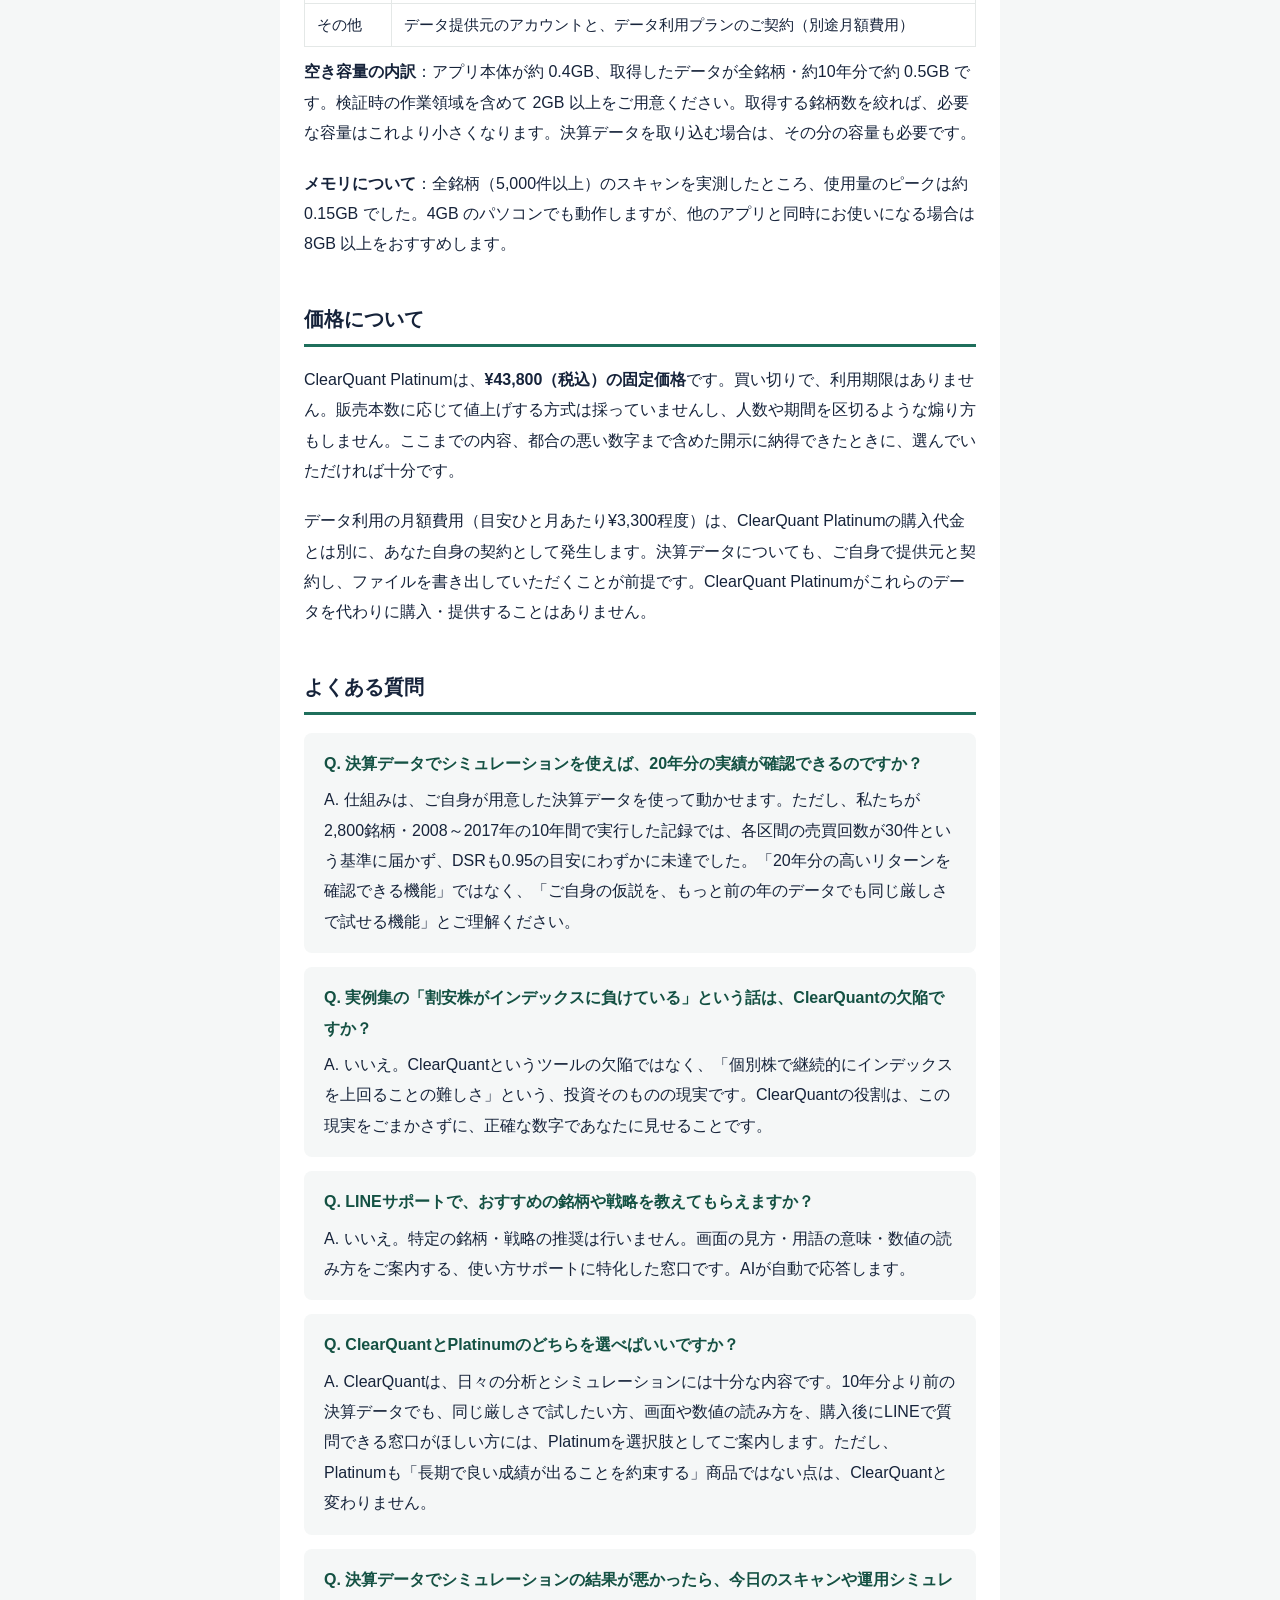
<file: 03/index.html>
<!DOCTYPE html>
<html lang="ja">
<head>
<meta charset="UTF-8">
<meta name="viewport" content="width=device-width, initial-scale=1.0">
<title>10年分のデータで止めますか。その前の決算データでも試しますか――ClearQuant Platinum</title>
<meta name="description" content="10年分のデータで試したルールは、その前の年でも同じ顔をするのか。決算データを取り込んで同じ物差しで確かめる、ClearQuantの上位版。都合の悪い数字も、そのまま載せています。">
<meta property="og:type" content="article">
<meta property="og:title" content="10年分のデータで止めますか。その前の決算データでも試しますか――ClearQuant Platinum">
<meta property="og:description" content="10年分のデータで試したルールは、その前の年でも同じ顔をするのか。決算データを取り込んで同じ物差しで確かめる、ClearQuantの上位版。都合の悪い数字も、そのまま載せています。">
<meta property="og:image" content="https://1hyamgg-hub.github.io/clearquant-lp/assets/banner_03_800.jpeg">
<meta name="twitter:card" content="summary_large_image">
<link rel="stylesheet" href="../assets/common.css">
<style>
  /* このページ固有の微調整のみ（色・余白等の基本設計は共通CSSを参照） */
  .content p.hook { margin-bottom: 28px; }
  .plain-list { margin: 0 0 22px; padding-left: 1.3em; }
  .plain-list li { margin-bottom: 10px; font-size: 16px; }
  .plain-list li:last-child { margin-bottom: 0; }
</style>
</head>
<body>

<!--
  CTAリンクについて: infotop登録完了（商品ID 106939）。決済リンクをhero／中間2か所／closing／sticky の5箇所に反映済み。
  LINE公式サポートの稼働は2026-10-02時点で未確認（本文は購入特典としての記載に留め、稼働の断定をしていない）。
  この本文は 03_高価格帯_レター.md（2026-10-02改訂版）から生成している。
-->

<div class="wrap">

  <!-- ============ ファーストビュー（Hero） ============ -->
  <header class="hero">
    <span class="kicker">ClearQuantの上位版</span>
    <h1 class="headline">10年分のデータで止めますか。その前の決算データでも試しますか――ClearQuant Platinum</h1>
    <p class="lead">10年分のデータで試したルールは、その前の年でも同じ顔をするのか。決算データを取り込んで、同じ物差しで確かめるための上位版です。</p>

    <div class="cta-block cta-hero">
      <a class="cta-btn" href="https://www.infotop.jp/order.php?iid=106939">今すぐ購入する（¥43,800・税込）</a>
      <p class="cta-note">ボタンを押すと、インフォトップの購入ページに移ります。</p>
    </div>
  </header>

  <div class="content">

<p class="hook">年に1回だけ銘柄を入れ替える運用を、2008年までさかのぼって計算させてみる。表が出て、年率リターンより先に目が止まったのは、右端の「トレード数」の列でした。<strong>11、14、18。</strong></p>

<p>検証に使っていない期間の売買が、どの区間も11～18件。私たちが最低ラインにしている30件に、一度も届いていません。長いデータを入れれば答えが太くなると思っていたので、正直、拍子抜けしました。</p>

<p>ClearQuant Platinumは、この表を自分のパソコンで出すための上位版です。ClearQuantの全機能に、決算データの取り込みと、決算データでシミュレーションする画面が加わります。数字が良いか悪いかの前に、「この数字は何件の売買でできているのか」をその場で見られるようにしてあります。</p>

<p>ClearQuantで使う株価・財務データは、あなたがご自身で契約したデータ配信サービスから取り込みます。たとえばStandard相当のプラン（月額3,300円程度が目安）でさかのぼれるのは、およそ10年分です。この費用は、ClearQuantの購入代金とは別にかかります。そして直近の10年には、2008年のような、市場全体が一斉に崩れる年は入っていません。10年分でうまく見えたルールが、そういう年でも同じように動くのか。そのデータからは、答えが出ません。</p>

<h2 class="section-title">「長期のデータで検証しました」は、聞くことが2つあります</h2>

<p>「20年分のデータで検証済み」という言葉は、探せばいくらでも見つかります。私たちが聞きたいのは、2つだけです。その20年分は、何通り試した中の1つですか。その中の各年は、何回の売買でできた数字ですか。</p>

<p>10年分のデータがあっても、年に1回しか入れ替えない運用なら、売買の機会は10回です。年率リターンは計算できますが、「たまたま」と「実力」を見分けられる回数ではありません。期間が長くなるほど、この回数の問題は見落とされやすくなります。Platinumの決算データでシミュレーションの画面は、この2つの問いを、結果と同じ画面に並べて見せます。</p>

<h2 class="section-title">決算データを取り込む――Platinumだけの画面その1</h2>

<p>左メニューの「データの取り込み」の中に、「株価を更新」と並んで「決算データを取り込む」が出ます。通常版では、この項目そのものが出ません。押せない状態で見せているのではなく、最初から画面にありません。</p>

<p>使うのは、ご自身が契約した決算データの提供元から書き出したファイルです。<strong>＝つまり</strong>：ファイルを自分で用意して、画面から選んで読み込ませる方法で、この方法ではClearQuantは外部と通信しません。</p>

<ul class="plain-list">
<li><strong>ファイルの形：</strong> JSON形式で、1銘柄につき1ファイルです。財務データ（売上高・利益などの通期の開示履歴）と、指標データ（1株利益・純資産倍率などの計算済み指標）は別ファイルなので、両方使う銘柄は2ファイルになります</li>
<li><strong>取り込み方：</strong> 「ファイルから取り込む」のタブで証券コードを入れ、種類を選んで「ファイルを選んで取り込む」を押します。両方の種類を選ぶと、ファイル選択が2回続けて開きます</li>
<li><strong>正規化：</strong> 取り込んだままでは、シミュレーションに使えません。「正規化」のタブで整えます。銘柄数によって数十秒～数分かかります</li>
<li><strong>状況の確認：</strong> 「取り込み済みの状況」のタブで、財務データ・指標データがそれぞれ何銘柄分入っているかを見られます</li>
</ul>

<p>対応するのは、国内の企業分析サイトが提供する決算データの配信サービスで書き出したファイルです。そのサービスは、この文章を書いた時点ではベータ版として提供されていて、提供の条件が変わることがあります。サービスの名前と書き出し方は、操作マニュアルに載せています。契約と利用条件の確認は、ご自身で行っていただきます。</p>

<p>なお、この画面にはファイル取り込みのほかに、別の取り込み方法も用意されています。その方法には提供元の利用条件に関わる留意点があり、画面にも注意書きが常に表示されます。使うかどうかは、画面の注意書きとマニュアルを読んだうえで決めてください。ファイル取り込みだけで、Platinumの機能はひととおり使えます。</p>

<h2 class="section-title">決算データでシミュレーション――Platinumだけの画面その2</h2>

<p>こちらは左メニューの「運用シミュレーション」の中、「戦略を編集」の隣に並びます。取り込んで正規化した決算データを使い、<strong>割安株を上位から保有して、毎年7月1日に入れ替える</strong>運用を、年ごとにさかのぼって計算します。日次の株価を使う「シミュレーションを実行」とは別の、年次専用の計算です。</p>

<p>左で、開始年（初期値2008）・終了年（初期値2025）・保有する銘柄数（初期値は「5, 30」。カンマ区切りで複数）を確かめて、「実行」を押します。3,000銘柄ほどで、2分前後が目安です。「対象銘柄を数える」で、計算の対象になる銘柄数を先に数え直せます。結果は、上に4枚のカード（対象銘柄・計算に使えた銘柄・入れ替えの回数・区間分割検証のトレード数）と、右の4つのタブに出ます。</p>

<div class="checklist">

<div class="check-item"><span class="check-q">1｜成績</span><p class="check-a">保有銘柄数ごとの年率リターン・最大の目減り幅・トレード数。その下に、学習期間で保有銘柄数を決めて直後の年で確かめる「区間分割検証」が出ます（アンカー方式とローリング方式を切り替えられます）。検証期間のトレード数が30件に届かないと、カードの色が注意の色に変わり、「統計的に安定した結論としては扱わないでください」と表示されます</p></div>

<div class="check-item"><span class="check-q">2｜ばらつき（モンテカルロ）</span><p class="check-a">取引の並び順を入れ替えると、結果がどれくらい変わるか</p></div>

<div class="check-item"><span class="check-q">3｜偶然でないか（DSR）</span><p class="check-a">条件を何度も試したことによる偶然の当たりを差し引いても、成績が残るか。観測した数が30に満たないときは、「この値自体の信頼性が低い」という注意が出ます。<strong>＝つまり</strong>：何通り試した中の最良値かを差し引く、統計的な物差しです</p></div>

<div class="check-item"><span class="check-q">4｜限界と警告</span><p class="check-a">この計算でわかることの限界（下に書きます）と、計算に使えなかった銘柄ごとの警告</p></div>

</div>

<p>そして「成績」のタブの先頭には、いつも出る注意書きがあります。</p>

<div class="case-box">
<p style="margin-bottom:0;">「この機能は、長期の検証済みの成績を示すものではありません。…この画面は、長期データを取り込んで計算する仕組みが動くことを確かめるためのもので、長期で成績が得られると確認した、という主張ではありません。」</p>
</div>

<p><strong>＝つまり</strong>この画面は、「勝てるルールを教える」画面ではありません。思いついた運用ルールを、長期の決算データで機械的に試す道具です。良い結果が出ても、それが本当に有効かどうかは、ご自身で慎重に判断していただく前提です。</p>

<p>「限界と警告」のタブには、次の5つが書かれています。</p>

<ul class="plain-list">
<li>上場廃止銘柄を含む長期データですが、月次サンプリングによる復元のため、1か月より短い期間で上場と廃止の両方が起きた銘柄は捕捉できていません</li>
<li>提供元の分割調整株価に不整合が見つかった銘柄は、系列全体を除外しています</li>
<li>年1回の入れ替えを前提とした計算で、期中の売買は考慮していません</li>
<li>使えるのは、ご自身が長期データとして取り込んだ銘柄だけです</li>
<li>各入れ替え日の売買は、直近の決算期末の株価で約定したものとして計算する、粗い近似です（日次の計算とは別物です）</li>
</ul>

<h2 class="section-title">結果が出たら、最初に見る3つの数字</h2>

<p>決算データでシミュレーションの結果は、数字がたくさん並びます。私たちが最初に見るのは、次の3つです。年率リターンは、その後です。</p>

<ul class="plain-list">
<li><strong>トレード数</strong>（検証期間の売買の回数）：30件に届いていないと、良い数字も悪い数字も、たまたまの範囲に入ります。<strong>＝つまり</strong>、サイコロを数回振っただけで「このサイコロは偏っている」と言えないのと同じ話です</li>
<li><strong>偶然でないか（DSR）</strong>：何通りも条件を試したことによる、偶然の当たりを差し引いても、成績が残るかを見る指標です。私たちは0.95以上を合格の目安にしています。目安に届かないときは、偶然の当たりを含んでいる可能性があります</li>
<li><strong>最大ドローダウン</strong>：運用期間のなかで、資産が一番深く沈んだときの下落率です。<strong>＝つまり</strong>、「最悪のとき、手元の資産がいくらまで減っていたか」です。年率リターンが高くても、ここが大きければ、実際にはその運用を続けられなかったかもしれません</li>
</ul>

<h2 class="section-title">私たちが実際に回した記録</h2>

<p>この機能を、私たち自身が2,800銘柄・2008年から2017年（リーマンショックを含む10年間）、保有銘柄数10・30・50の3通りで、フルスケールで実行した記録を、そのままお見せします。</p>

<div class="case-box">
<span class="case-title">実測の記録｜2,800銘柄・2008～2017年</span>
<p style="margin-bottom:12px;">学習に使う期間と、まだ見ていない未来として扱う期間を区切る方式で確かめたところ（アンカー方式・ローリング方式とも6区間ずつ）、<strong>すべての区間で、実際に売買が成立した回数は11件から18件</strong>でした。私たちが「統計的に意味のある最低限」と定めている基準は<span class="stat">30件</span>です。</p>
<p style="margin-bottom:0;">偶然の当たりを差し引く指標（DSR）は<span class="stat">0.9202</span>で、実務で使う合格の目安0.95にわずかに届きませんでした。保有銘柄数30で、学習と検証を分けずに一続きで計算した年率リターンは約<span class="stat">12.81%</span>、最大ドローダウン（資産が一番深く沈んだ下落率）は約<span class="stat">81.37%</span>です。</p>
</div>

<p>年率12.81%だけを見れば、魅力的に映るかもしれません。でも同じ計算で、資産が8割以上沈む年があり、売買の回数は基準に届かず、偶然の当たりを差し引く指標も目安の手前です。81%という下落には、2008年のリーマンショックを含む期間であることが大きく影響しているとみていますが、原因をここで断定はできません。</p>

<p>この計算には、ClearQuantの生存者バイアス（今も上場している銘柄だけを見てしまう偏り）に対する「今の上場銘柄だけで計算した場合」の対照値はありません。上場廃止銘柄を含む長期データを使っているためです。代わりに、別種の「選定バイアス」があることを書いておきます。<strong>この計算の対象は、ご自身が個別に用意して取り込んだ銘柄だけ</strong>です。手元に用意した銘柄群の性質に、結果が引きずられる可能性があります。この偏りを取り除く方法は、現時点では見つかっていません。見つからないものを「解決済み」と書くより、見つかっていないと書くほうを選びました。</p>

<h2 class="section-title">買う前に知っておいていただきたい「手間」の話</h2>

<p>良いことだけを書いて買っていただいても、お互いに不幸になるだけなので、使うときにかかる手間も先に書きます。</p>

<ul class="plain-list">
<li><strong>決算データは、銘柄ごとに取り込みます。</strong> 証券コードを入れて、ファイルを選ぶ操作を、銘柄の数だけ繰り返します。数百・数千の銘柄をそろえるには、それなりの回数の操作が必要です</li>
<li><strong>ファイルは、提供元の画面で書き出しておきます。</strong> 書き出しの操作は提供元側のものなので、ClearQuantの画面の中では完結しません。提供元との契約と費用（月額費用等）も、別にかかります</li>
<li><strong>取り込んだデータは、「正規化」してはじめて使えます。</strong> 銘柄数によっては数十秒～数分かかり、正規化は途中で止められません</li>
<li><strong>計算そのものにも時間がかかります。</strong> 銘柄数によっては数分です。途中で「中断」はできますが、待ち時間が無くなるわけではありません</li>
<li><strong>提供元のサービスの内容や条件は、提供元の都合で変わることがあります。</strong></li>
</ul>

<p>「ボタンを押せば一晩で長期のデータが全部そろう」機能ではありません。この手間を考えても、自分の仮説をもっと前の年で確かめたい。そう思えるかどうかが、ClearQuantとPlatinumの分かれ目です。手間を隠して売って、買った後で気づいていただくより、ここで見送っていただくほうがずっと健全だと考えています。</p>

<h2 class="section-title">Platinumが向かない方</h2>

<p>次のどれかに当てはまる方は、ClearQuantで十分か、どちらも合わないかもしれません。</p>

<ul class="plain-list">
<li>「どの銘柄を買えばいいか」「このルールで勝てるか」の答えを、画面やサポートに求めたい方。どちらも、その答えは出しません</li>
<li>日々のスキャンと、保有の記録、株数の計算で足りる方。それはClearQuantの範囲で、Platinumを選ぶ理由は、決算データでの検証とLINEサポートの2点だけです</li>
<li>銘柄ごとにファイルを用意して取り込む作業を、続けたくない方</li>
</ul>

<h2 class="section-title">実例集｜割安株は、リターンでは負けて、値動きの荒さでは勝ちました</h2>

<p>ここからは、ClearQuantに同梱している「割安株」の戦略を、私たち自身で検証した記録です。益回り（1株利益÷株価）とPBRの逆数（1株純資産÷株価）を同じ重みで合成して点数をつけ、月末に判定して翌営業日の始値で、上位の銘柄を等金額ずつ保有する、月次入れ替えの戦略です。教科書にも載っている古典的な指標の組み合わせで、ClearQuantの画面「成績を見る」に、この記録が入っています。</p>

<p>保有のしかたは、次のとおりです。月末営業日の終値で全銘柄の点数を計算し、点数の高い上位100銘柄を選び、翌営業日の始値で同じ金額ずつ買って、次の月末まで持ちます。月末が来たら、また最初に戻って入れ替えます。月末の終値を見て、その同じ終値で買えたことにすると、現実にはできない取引を前提にした計算になります（＝先読み、ルックアヘッドバイアス）。それを避けるために、判定した翌営業日の始値で約定させています。</p>

<p>この戦略が、偶然うまくいっただけではないかを確かめる指標（DSR）は、保有銘柄数などの条件を変えて探した範囲全体を通じて<span class="stat">0.9998</span>でした（現在の上場銘柄のみ・上場廃止銘柄を含む、どちらの計算でも。目安は0.95）。学習に使っていない期間だけで見た成績も、8回の無作為な抜き取り（各1,500銘柄）の間で、大きくは散らばりませんでした。ここまでは、良い話です。しかし、数字を並べると、続きがあります。</p>

<div class="case-box">
<span class="case-title">実測の記録｜割安株とTOPIX連動の投資信託（2020年1月～2026年9月、学習に使っていない期間）</span>
<div class="table-scroll">
<table class="data-table">
<thead><tr><th></th><th>年率リターン</th><th>シャープレシオ</th><th>最大ドローダウン</th></tr></thead>
<tbody>
<tr><th>割安株・現在の上場銘柄のみ（8回の抜き取りの平均、カッコ内は最小～最大）</th><td>9.12%（8.40～9.93%）</td><td>1.277（1.141～1.351）</td><td>18.50%（16.83～19.42%）</td></tr>
<tr><th>割安株・上場廃止銘柄を含む（同）</th><td>4.48%（3.98～5.24%）</td><td>1.123（0.984～1.311）</td><td>11.03%（9.79～12.71%）</td></tr>
<tr><th>TOPIX連動の投資信託（信託報酬控除後、同じ期間の実測）</th><td>16.51%</td><td>0.901</td><td>29.09%</td></tr>
</tbody>
</table>
</div>
</div>

<p>上場廃止銘柄を含めた計算のほうが、現在の上場銘柄だけの計算より、年率リターンが低く出ています。今も上場している銘柄だけを見ると、実際に当時運用していた場合より成績が良く見えてしまう（生存者バイアス）ためです。ですから、現在の上場銘柄のみの数字だけを見て判断しないでください。</p>

<p>同じ期間のTOPIX連動の投資信託は、年率16.51%でした。<strong>この割安株の戦略は、年率リターンで、どちらの計算でも、この投資信託に届いていません。</strong></p>

<div class="case-box">
<p style="margin-bottom:0;"><strong>この「期間」という条件は、読み飛ばさないでください。</strong> 2020年1月～2026年9月の6年8か月で、日本株の大きな上昇が続いた局面を多く含みます。別の期間を取れば、この大小関係は入れ替わる可能性があります。「この戦略はインデックスに劣る」という一般的な性質ではなく、「この期間ではこうだった」という一つの観測結果です。ここに出ている16.51%も、将来続くと約束されたものではありません。</p>
</div>

<p>この数字は、正直、商品の説明には載せたくありませんでした。それでも載せています。</p>

<p>そして同じ表を横に読むと、結果は逆になります。<strong>最大ドローダウンは、割安株が18.50%（上場廃止銘柄を含めると11.03%）、投資信託が29.09%。</strong> 値動きの荒さに対する効率を表すシャープレシオも、割安株が1.277（同1.123）、投資信託が0.901でした。<strong>＝つまり</strong>、増え方では届かなかったが、減り方と効率では上回った、という結果です。資産が3割近く目減りする局面に耐えられるなら年率16.51%のほうが良く、1割台の下落で済ませたいなら割安株が上回ります。どちらが良いかは、あなたが何を受け取り、何を差し出すかで変わります。</p>

<h2 class="section-title">資金配分：割安株とギャップフェードを分けて回した記録</h2>

<p>ClearQuantには、「割安株」と「ギャップフェード」（前日終値から当日始値への2%以上の乖離が、その日のうちに戻る方向に賭け、同じ日の終値で決済し、翌日に持ち越さない手法）に資金を分けて、別々の財布として同時に運用した場合の記録が5通り入っています。</p>

<div class="case-box">
<span class="case-title">実測の記録｜資金配分（2020年1月7日～2026年9月7日、1,631営業日、学習に使っていない期間）</span>
<div class="table-scroll">
<table class="data-table">
<thead><tr><th></th><th>年率リターン</th><th>シャープレシオ</th><th>最大ドローダウン</th></tr></thead>
<tbody>
<tr><th>割安株のみ・現在の上場銘柄のみ</th><td>12.12%</td><td>1.380</td><td>21.67%</td></tr>
<tr><th>割安株のみ・上場廃止銘柄を含む</th><td>7.54%</td><td>1.464</td><td>13.93%</td></tr>
<tr><th>割安株7：ギャップフェード3・現在の上場銘柄のみ</th><td>15.83%（10通りの抜き取りで14.92～17.69%）</td><td>1.399</td><td>16.72%</td></tr>
<tr><th>割安株7：ギャップフェード3・上場廃止銘柄を含む</th><td>12.27%</td><td>1.205</td><td>14.70%</td></tr>
<tr><th>TOPIX連動の投資信託（同じ期間、信託報酬控除後）</th><td>16.51%</td><td>0.901</td><td>29.09%</td></tr>
</tbody>
</table>
</div>
<p style="margin-bottom:0;">ギャップフェード単体は、年率21.72%（300銘柄の抜き取り10通りの平均）、最大ドローダウン32.99%（28.06～39.91%）でした。</p>
</div>

<p><strong>ただし、ギャップフェードは偶然の当たりを差し引く指標（DSR）の基準を通過していません。記録上は0.0000です。</strong> 配分した数字が良く見えても、「検証に合格した手法」ではありません。画面にも、この注意書きが数字より先に出ます。「割安株のみ」の数字が、上の実例集の9.12%と違うのは、こちらは抜き取りをせず全銘柄で計算しているためです（計算のしかたが違い、どちらも同じ割安株の記録です）。</p>

<p>さらに、この差を信用取引（レバレッジ）で埋められないか、という計算もしました。<strong>これは信用取引を勧めるものではなく、「最大ドローダウンを投資信託と同じ水準にそろえたら、リターンはどうなるか」を計算しただけの比較です。</strong> 信用取引には、預けた資金以上の損失が生じうるという固有のリスクがあります。現在の上場銘柄のみでは1.826倍まで掛けて年率15.21%（16.51%に届かず）、上場廃止銘柄を含めると3.241倍まで掛けて8.75%でした。同じリスクの水準にそろえても、割安株は、この期間ではTOPIX連動の投資信託に年率リターンで追いつきませんでした。この計算の「資金が尽きる確率」は0.00%でしたが、実際に起きた最大ドローダウンが、シミュレーション1万回の分布の上限を上回った水準が複数ありました。<strong>0.00%という数字を、安全の証明として使わないでください。</strong></p>

<p>なぜ、これほど不利な実例を、わざわざ実例集に置いたのか。私たちが売っているのは、「これを使えば儲かる戦略」ではないからです。売っているのは、自分たちが一番しっかり調べた戦略でさえ、この期間ではリターンが伸びなかったと、隠さずに突き止められる仕組みです。「個別株なら、インデックスに勝てるはず」という期待でこのページに来た方には、その期待にここでは応えられません。「本当のところを、自分の目で確かめたい」という方には、この実例が、見てほしい理由になるはずです。</p>

<div class="cta-block">
<p class="cta-copy">ここまでの実測の記録を、自分の画面で確かめてみたいと思ったら。</p>
<a class="cta-btn" href="https://www.infotop.jp/order.php?iid=106939">今すぐ購入する（¥43,800・税込）</a>
<p class="cta-note">ボタンを押すと、インフォトップの購入ページに移ります。</p>
</div>

<h2 class="section-title">ClearQuantの機能も、そのまま全部含まれます</h2>

<p>ClearQuant Platinumは、ClearQuantの機能を一切削らずに含みます。念のため、要点だけ振り返ります。</p>

<ul class="plain-list">
<li><strong>今日のスキャン</strong>――取り込み済みの全銘柄を、選んだ戦略の点数が高い順に並べます。点数の内訳（どの指標が何点か）と、点数を出せなかった銘柄とその理由も表示します。点数は、あなたが決めた線のどの帯に入ったかを色で分けるだけで、買い・売りの指示は出しません</li>
<li><strong>保有と損益</strong>――買った銘柄を自分で入力して記録し、最新の終値での含み損益と、決済後の損益を確認します。CSVでの一括登録にも対応します。証券口座とはつながっておらず、注文は送信されません</li>
<li><strong>株数の計算</strong>――資産に対する比率・固定金額・固定株数・許容損失率・値動きの大きさ（ATR）・値動きのばらつき（標準偏差）の6方式から選んで株数を計算し、計算式まで表示します</li>
<li><strong>株価を更新</strong>――「データを取得」と「正規化」の2段階で、株価を取り込みます。毎日の更新は1分ほどが目安です</li>
<li><strong>運用シミュレーション（成績を見る／シミュレーションを実行／戦略を編集）</strong>――保存済みの割安株の成績を見る画面、戦略や資金配分を選んで過去の株価で試す画面、点数のつけ方や条件を変えて保存する画面です。偶然の当たりを差し引く検定（DSR）も表示し、基準に届かない結果も数字のまま見せます</li>
<li><strong>同梱の戦略10種類と、検証の記録がある資金配分5通り</strong>――割安株、ギャップフェードほか。あなたが編集して保存した戦略も、同じ一覧に並びます</li>
<li><strong>設定とはじめに</strong>――投資予算と目標保有銘柄数の入力（今日のスキャンの1銘柄あたりの金額は、ここから計算されます）、仮想記帳を止める安全装置の状態、表示のリセット。迷ったときは、ヘルプの「はじめに」から、やりたいことの一覧で画面に移れます。画面の右下には、常に「実行レベル0・分析のみ」と出ます（発注はしない、という意味です）</li>
</ul>

<p>先にClearQuantの内容をお読みいただいた方には、機能の詳しい説明は繰り返しません。その内容を、そのままPlatinumの土台として引き継いでいます。</p>

<h2 class="section-title">違いは、この3点だけです</h2>

<p>「結局、ClearQuantと何が違うのか」を、表にします。<strong>削られている機能はひとつもありません。足されているものだけが違いです。</strong></p>

<div class="table-scroll">
<table class="data-table">
<thead><tr><th></th><th>ClearQuant</th><th>ClearQuant Platinum</th></tr></thead>
<tbody>
<tr><th>株価を更新／今日のスキャン／保有と損益／株数の計算／運用シミュレーション3画面／設定</th><td>○</td><td>○（同一）</td></tr>
<tr><th>「決算データを取り込む」画面</th><td>―</td><td>○</td></tr>
<tr><th>「決算データでシミュレーション」画面</th><td>―</td><td>○</td></tr>
<tr><th>使い方専用のLINE公式サポート（無期限）</th><td>―</td><td>○</td></tr>
<tr><th>画面の数（ヘルプの「はじめに」を含む）</th><td>9画面</td><td>11画面</td></tr>
</tbody>
</table>
</div>

<p>この2画面が扱う決算データは、ClearQuant本体が使う株価・財務データとは、別の流れで動いています。ご自身での個別の契約が前提になる点は、あとの価格の項でもう一度書きます。</p>

<h2 class="section-title">使い方サポート（LINE公式）――数値の意味は、一人で抱え込まなくていい</h2>

<p>ClearQuant・ClearQuant Platinumは、専門用語を隠さずそのまま見せます。DSRが0.92だった、検証期間の売買回数が18件だった、最大ドローダウンが81%だった。こういう数字の意味を、買ったあとに一人で抱え込まなくて済むように、ClearQuant Platinumには、使い方専用のLINE公式サポートが付きます。サポート期間は無期限です。AIが自動で応答する窓口です。</p>

<p><strong>＝つまり</strong>：画面に出てくる用語やボタンの意味、「この数字はどう読めばいいのか」という読み方を、LINEで質問できる、ということです。ただし、この窓口には、はっきりした境界線があります。</p>

<ul class="plain-list">
<li>「この銘柄を買うべきか」「この戦略で運用すべきか」という<strong>投資判断そのものには回答しません。</strong> 「その判断自体はお答えできませんが、判断のための材料はこう確認できます」という形で、画面上で確かめられる数値と、見るポイントだけをご案内します</li>
<li>成果を約束するような回答は、一切しません。実例集に載せた不利な結果も、そのままお伝えします</li>
<li>特定の銘柄・戦略・指標の組み合わせを「おすすめ」として推奨することもしません</li>
<li><strong>お客様個別の状況に合わせた設定値・閾値・配分の変更指示は行いません。</strong> 「あなたの資金なら、この値にしてください」という形のご案内はしません。お答えするのは、その項目が何を意味し、変えると計算上どう変わるか、という<strong>機能の一般的な説明まで</strong>です</li>
<li>分からないこと・確認できていないことは、想像で埋めずに「その点は分かりかねます」とお伝えします</li>
</ul>

<p>たとえば、こういう質問が対象です。</p>

<ul class="plain-list">
<li>「今日のスキャンの『計算株数』が、全部『予算不足』になります。どこを見ればいいですか」</li>
<li>「決算データでシミュレーションの『限界と警告』に出ている、『期末の株価が無い決算データを除外』は、何を意味していますか」</li>
<li>「成績を見るの『現在と過去の比較』で、2つの数字がこんなに違うのはなぜですか」</li>
<li>「シミュレーションを実行の『偶然でないか（DSR）』が0.9台でした。この数字はどう読めばいいですか」</li>
</ul>

<p>逆に、「この配分で運用すべきですか」「どの銘柄を買えばいいですか」は、どれだけ聞かれてもお答えしません。<strong>答えられないのではなく、答えてはいけない領域だと考えているからです。</strong> このサポートは、「代わりに考えてくれる相談相手」ではありません。ご自身で判断するための材料を、迷わずそろえられるようにする窓口です。</p>

<div class="cta-block">
<p class="cta-copy">内容と動作環境を、下の「お届けするもの」「動作環境」で確かめたうえで、よければこちらから。</p>
<a class="cta-btn" href="https://www.infotop.jp/order.php?iid=106939">今すぐ購入する（¥43,800・税込）</a>
<p class="cta-note">ボタンを押すと、インフォトップの購入ページに移ります。</p>
</div>

<h2 class="section-title">届いてから、最初の流れ</h2>

<p>最初に開くとき、ふつうは次の順番で進みます。ダウンロード案内（PDF）に沿ってアプリを開き、OSの警告が出たら手順どおりに許可します。「設定」でデータ配信サービスのAPIキーを保存し、「株価を更新」で「データを取得」と「正規化」を押します。ここまでがClearQuantと同じです。</p>

<p>そのあとPlatinumでは、「決算データを取り込む」で、書き出しておいたファイルを銘柄ごとに取り込み、「正規化」のタブで整えます。「決算データでシミュレーション」を開いたら、「対象銘柄を数える」で取り込んだ銘柄の数を確かめて、「実行」。数分待つと、先ほどの4つのタブに結果が出ます。最初のうちは、保有する銘柄数を初期値の「5, 30」のままにして、まず「トレード数」のカードの色を見てみてください。</p>

<h2 class="section-title">お届けするもの</h2>

<ul class="price-list">
<li>ClearQuant Platinum 本体（macOS版・Windows版。左メニューの10画面とヘルプの「はじめに」の、計11画面。うち「決算データを取り込む」「決算データでシミュレーション」の2画面がPlatinumだけの画面です）</li>
<li>操作マニュアル（PDF。Mac用・Windows用の各32ページ、画面写真13枚。お使いのOSに合わせた1冊をお読みいただきます）</li>
<li>ダウンロード案内（PDF 2ページ）</li>
<li>同梱の戦略 10種類（割安株、ギャップフェードほか。割安株には検証の記録がついています）</li>
<li>検証の記録がある資金配分 5通り（記録の数値つき）</li>
<li>使い方専用のLINE公式サポート（AIによる自動応答・サポート期間：無期限）</li>
</ul>

<p>アプリ本体は、お届けする「ダウンロード案内」（PDF）に記載の、購入者限定のダウンロード先から入手していただきます。買い切りです。利用期限はありません。検証の実行回数にも制限はありません。別途、データ提供元とのご契約（月額費用等）が必要です。購入代金には含まれていません。</p>

<h2 class="section-title">動作環境</h2>

<div class="table-scroll">
<table class="data-table">
<thead><tr><th>項目</th><th>必要な環境</th></tr></thead>
<tbody>
<tr><th>OS</th><td>macOS（Intel搭載Mac用と、Apple Silicon（M1以降）搭載Mac用の2種類を用意しています。Apple Silicon用は自動ビルド上で起動を確認していますが、Apple Silicon実機での動作確認は現時点で行っていません）／ Windows 10・11（64ビット版）</td></tr>
<tr><th>CPU</th><td>64ビットのプロセッサ（Windows・Intel搭載Mac：Intel Core i3 相当以上／Apple Silicon搭載Mac：M1以降）</td></tr>
<tr><th>メモリ</th><td>4GB 以上（8GB 以上を推奨）</td></tr>
<tr><th>空き容量</th><td>2GB 以上</td></tr>
<tr><th>インターネット接続</th><td>データ取得時に必要（分析・検証はオフラインでも動作します）</td></tr>
<tr><th>その他</th><td>データ提供元のアカウントと、データ利用プランのご契約（別途月額費用）</td></tr>
</tbody>
</table>
</div>

<p><strong>空き容量の内訳</strong>：アプリ本体が約 0.4GB、取得したデータが全銘柄・約10年分で約 0.5GB です。検証時の作業領域を含めて 2GB 以上をご用意ください。取得する銘柄数を絞れば、必要な容量はこれより小さくなります。決算データを取り込む場合は、その分の容量も必要です。</p>

<p><strong>メモリについて</strong>：全銘柄（5,000件以上）のスキャンを実測したところ、使用量のピークは約 0.15GB でした。4GB のパソコンでも動作しますが、他のアプリと同時にお使いになる場合は 8GB 以上をおすすめします。</p>

<h2 class="section-title">価格について</h2>

<p>ClearQuant Platinumは、<strong>¥43,800（税込）の固定価格</strong>です。買い切りで、利用期限はありません。販売本数に応じて値上げする方式は採っていませんし、人数や期間を区切るような煽り方もしません。ここまでの内容、都合の悪い数字まで含めた開示に納得できたときに、選んでいただければ十分です。</p>

<p>データ利用の月額費用（目安ひと月あたり¥3,300程度）は、ClearQuant Platinumの購入代金とは別に、あなた自身の契約として発生します。決算データについても、ご自身で提供元と契約し、ファイルを書き出していただくことが前提です。ClearQuant Platinumがこれらのデータを代わりに購入・提供することはありません。</p>

<h2 class="section-title">よくある質問</h2>

<div class="qa"><span class="q">Q. 決算データでシミュレーションを使えば、20年分の実績が確認できるのですか？</span><p class="a">A. 仕組みは、ご自身が用意した決算データを使って動かせます。ただし、私たちが2,800銘柄・2008～2017年の10年間で実行した記録では、各区間の売買回数が30件という基準に届かず、DSRも0.95の目安にわずかに未達でした。「20年分の高いリターンを確認できる機能」ではなく、「ご自身の仮説を、もっと前の年のデータでも同じ厳しさで試せる機能」とご理解ください。</p></div>

<div class="qa"><span class="q">Q. 実例集の「割安株がインデックスに負けている」という話は、ClearQuantの欠陥ですか？</span><p class="a">A. いいえ。ClearQuantというツールの欠陥ではなく、「個別株で継続的にインデックスを上回ることの難しさ」という、投資そのものの現実です。ClearQuantの役割は、この現実をごまかさずに、正確な数字であなたに見せることです。</p></div>

<div class="qa"><span class="q">Q. LINEサポートで、おすすめの銘柄や戦略を教えてもらえますか？</span><p class="a">A. いいえ。特定の銘柄・戦略の推奨は行いません。画面の見方・用語の意味・数値の読み方をご案内する、使い方サポートに特化した窓口です。AIが自動で応答します。</p></div>

<div class="qa"><span class="q">Q. ClearQuantとPlatinumのどちらを選べばいいですか？</span><p class="a">A. ClearQuantは、日々の分析とシミュレーションには十分な内容です。10年分より前の決算データでも、同じ厳しさで試したい方、画面や数値の読み方を、購入後にLINEで質問できる窓口がほしい方には、Platinumを選択肢としてご案内します。ただし、Platinumも「長期で良い成績が出ることを約束する」商品ではない点は、ClearQuantと変わりません。</p></div>

<div class="qa"><span class="q">Q. 決算データでシミュレーションの結果が悪かったら、今日のスキャンや運用シミュレーションにも影響しますか？</span><p class="a">A. いいえ。決算データでシミュレーションは、ClearQuant本体の日々の画面とは、別の画面・別のデータの流れで動いています。どんな結果が出ても、今日のスキャンや運用シミュレーションの結果が変わることはありません。</p></div>

<div class="qa"><span class="q">Q. 資金配分は、決算データでも使えますか？</span><p class="a">A. 資金配分はClearQuantの機能なので、Platinumでもそのまま使えます。ただし使うのは、ClearQuantと同じ日々のデータです。<strong>決算データを資金配分に流し込む機能はありません。</strong> 同梱の資金配分5通りでも、組み合わせている一方の手法（ギャップフェード）がDSRの基準を通過していない、という注意書きは、Platinumでも同じように画面に出ます。</p></div>

<div class="qa"><span class="q">Q. アプリを新しい版に入れ替えたら、取り込んだデータは消えますか？</span><p class="a">A. 消えません。取得したデータ・設定・保有銘柄の記録は、アプリのフォルダの中ではなく、OSが定めた利用者ごとのデータ置き場に保存されます。アプリ本体を入れ替えても、逆にアプリのフォルダごと削除しても、データは残ります。取り込みにかけた手間が、更新のたびにやり直しになることはありません。</p></div>

<div class="qa"><span class="q">Q. MacとWindowsのどちらでも使えますか？</span><p class="a">A. どちらでも使えます。Pythonのインストールやコマンド入力といった準備は不要で、配布ファイルを解凍してアプリをダブルクリックするだけで起動します（初回だけ、OSの警告を許可する手順が必要です。ダウンロード案内と操作マニュアルに手順を載せています）。</p></div>

<div class="qa"><span class="q">Q. 決算データは、どこで手に入りますか？ ClearQuantで買えますか？</span><p class="a">A. ClearQuantでは販売も提供もしていません。ご自身で、国内の企業分析サイトが提供する決算データの配信サービスと契約し、ファイルを書き出していただきます。サービスの名前と書き出し方は、操作マニュアルに載せています。契約・費用・利用条件は、提供元でご確認ください。</p></div>

<div class="qa"><span class="q">Q. データ配信サービスの契約をやめたら、使えなくなりますか？</span><p class="a">A. 一度取得したデータは、パソコンの中に残ります。ClearQuantの分析画面は、パソコンに保存されたデータだけを読んで動くため、契約をやめたあとも、取得済みの範囲内でお使いいただけます。新しい期間のデータは、追加できなくなります。</p></div>

<div class="qa"><span class="q">Q. 証券口座とつながって、注文が出ますか？</span><p class="a">A. いいえ。ClearQuantには、発注・自動売買の機能がありません。証券口座ともつながっておらず、画面の右下には常に「実行レベル0・分析のみ」と出ます。保有と損益の記録も、ご自身で入力した内容の台帳です。</p></div>

<div class="qa"><span class="q">Q. 計算にはどのくらい時間がかかりますか？</span><p class="a">A. 全銘柄を対象にした運用シミュレーションは、戦略1本あたり7分ほどが目安です。資金配分で戦略を組み合わせると、さらに5分ほど増え、10分ほどかかることもあります。決算データでシミュレーションは、3,000銘柄ほどで2分前後が目安です。実行中は、画面の経過表示で進み具合を確かめられます。</p></div>

<div class="qa"><span class="q">Q. Platinumを買えば、個別株でインデックスに勝てるようになりますか？</span><p class="a">A. いいえ。実例集でお見せした通り、私たちが一番しっかり調べた戦略でも、この期間では年率リターンでインデックスファンドに届きませんでした。ClearQuant Platinumが提供するのは、ご自身の仮説を、都合の良し悪しにかかわらず正直に確かめられる仕組みです。将来の運用成果を約束するものではありません。</p></div>

<h2 class="section-title">最後に</h2>

<p>10年分のデータでも、2008年を含む決算データでも、私たちが見てきた数字は、あまり喜べるものではありませんでした。売買の回数は基準に届かず、下落は8割を超え、割安株はインデックスに年率リターンで届きません。それでも載せたのは、都合のいい数字だけを見せて「長期でも安心」と書くことが、いちばん簡単で、いちばんやりたくないことだったからです。</p>

<p>ClearQuant Platinumは、そういう数字を、あなた自身の手元で出すための道具です。ひとつだけ、聞かせてください。あなたがいま、10年より前の年で確かめてみたいルールは、どんなルールですか。</p>

<p>---</p>

    <!-- ============ クロージングCTA ============ -->
    <div class="closing-box">
      <div class="closing-label">ClearQuant Platinum（上位版）</div>
      <p class="closing-headline">¥43,800（税込・固定）です。</p>
      <a class="cta-btn" href="https://www.infotop.jp/order.php?iid=106939">今すぐ購入する（¥43,800・税込）</a>
      <p class="cta-note">ボタンを押すと、インフォトップの購入ページに移ります。</p>
      <p class="cta-note"><a href="../tokushou/">特定商取引法に基づく表記</a></p>
      <p class="disclaimer">
      【動作環境】OS：macOS（Intel搭載Mac用と、Apple Silicon（M1以降）搭載Mac用の2種類を用意しています。Apple Silicon用は自動ビルド上で起動を確認していますが、Apple Silicon実機での動作確認は現時点で行っていません） ／ Windows 10・11（64bit）。メモリ：4GB以上（8GB以上を推奨）。ディスク空き容量：2GB以上。インターネット接続環境（データ取得時に必要）。<br><br>
【投資に係るリスクおよび手数料について】<br>
当商品は、著者と同じような利益が出ることを保証するものではありません。<br><br>
株式投資は価格変動リスクを伴い、投資した元本を下回る損失を被る可能性があります。 信用取引を利用する場合は、預託した証拠金を上回る損失が生じる可能性があります。<br><br>
株式の売買には、ご利用の証券会社所定の売買手数料がかかります。 また本商品のご利用には、お客様ご自身が契約されるデータ提供サービスの月額利用料が 別途必要です（商品代金には含まれません）。<br><br>
当商品で提供する情報は、投資の知識に関する学習・研究のための情報提供を目的としたもので、 投資助言を行うものではありません。本商品に示された表現や再現性には個人差があり、 必ずしも利益や効果を保証したものではございません。投資の最終判断は、 お客様ご自身の責任において行ってください。付属のLINE公式サポートも、投資判断そのものへの回答・ 特定銘柄や戦略の推奨・お客様個別の設定値や配分の変更指示は行いません。</p>
    </div>

  </div>

  <footer class="site-footer">
    <p><a href="../tokushou/">特定商取引法に基づく表記</a></p>
    <p>&copy; ClearQuant</p>
  </footer>
</div>

<!-- ============ モバイル固定CTAバー ============ -->
<div class="sticky-cta">
  <a class="cta-btn" href="https://www.infotop.jp/order.php?iid=106939">今すぐ購入する（¥43,800・税込）</a>
</div>

</body>
</html>
</file>
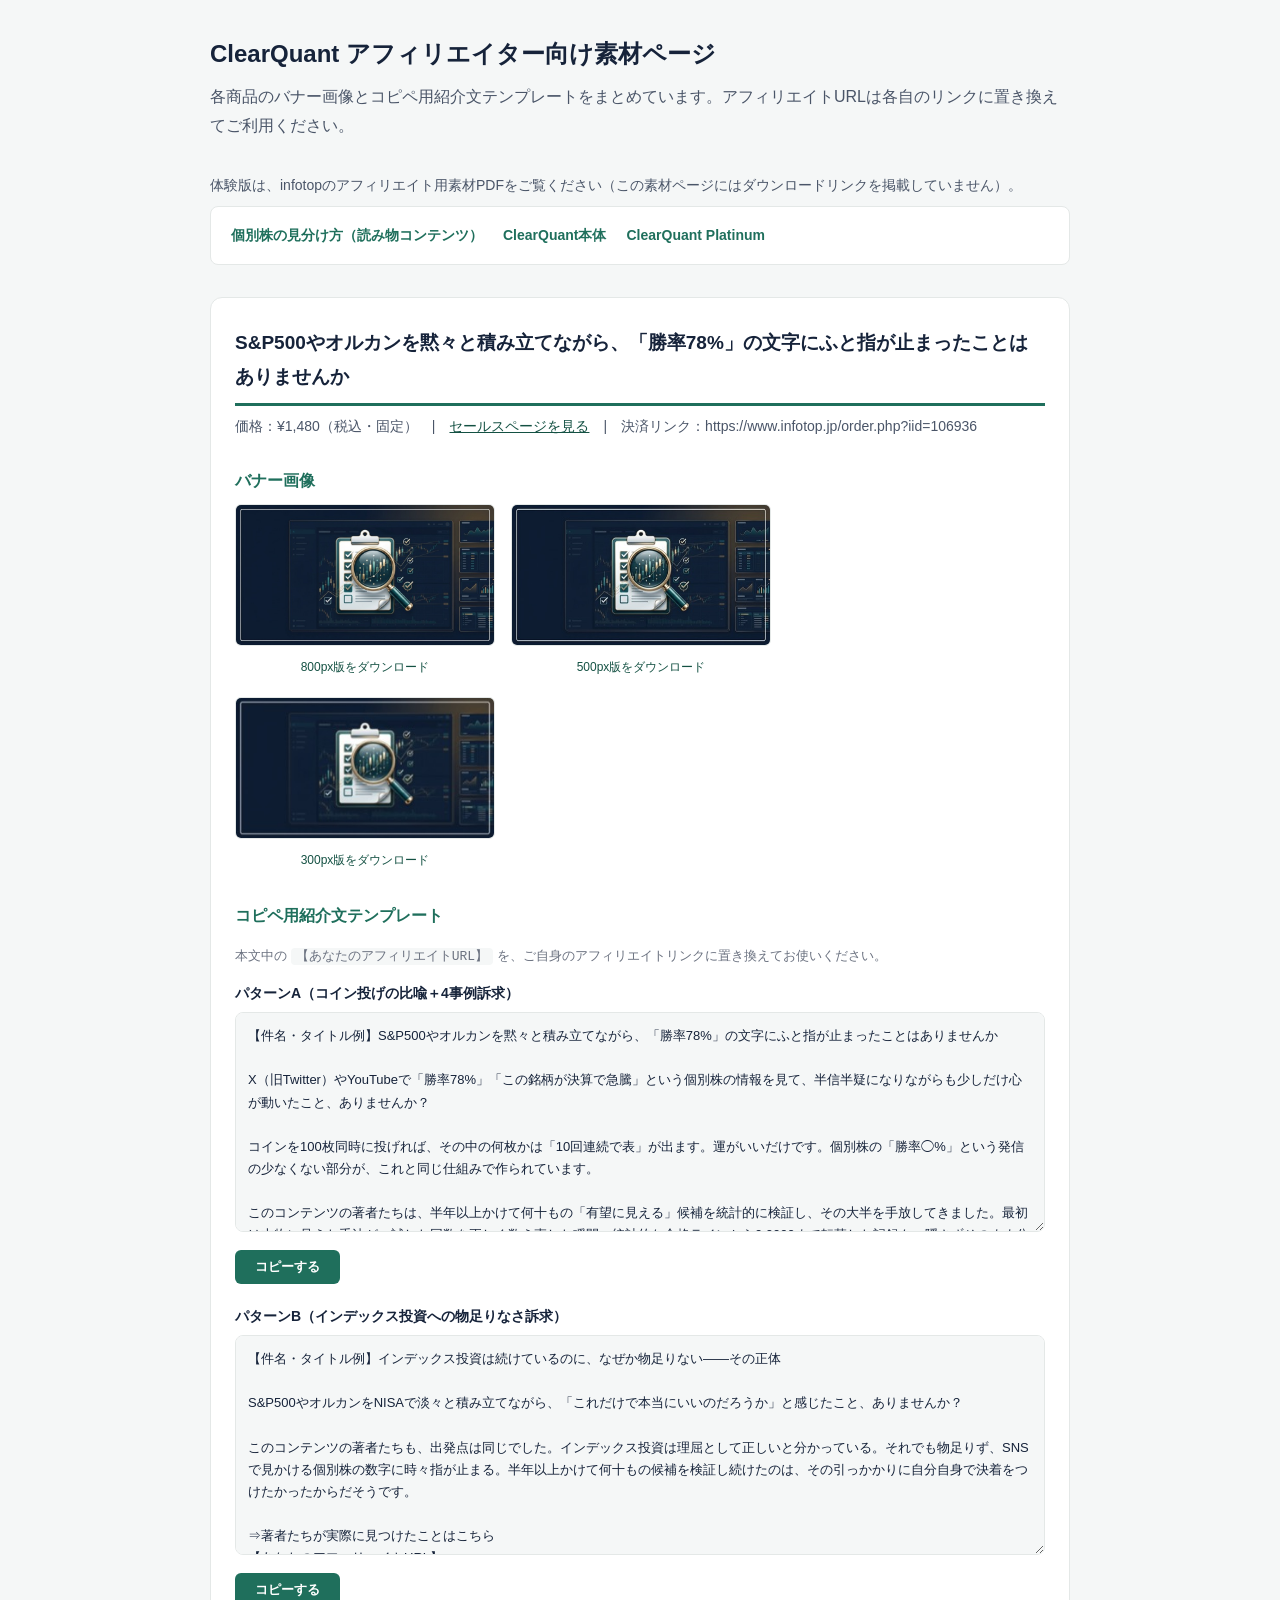
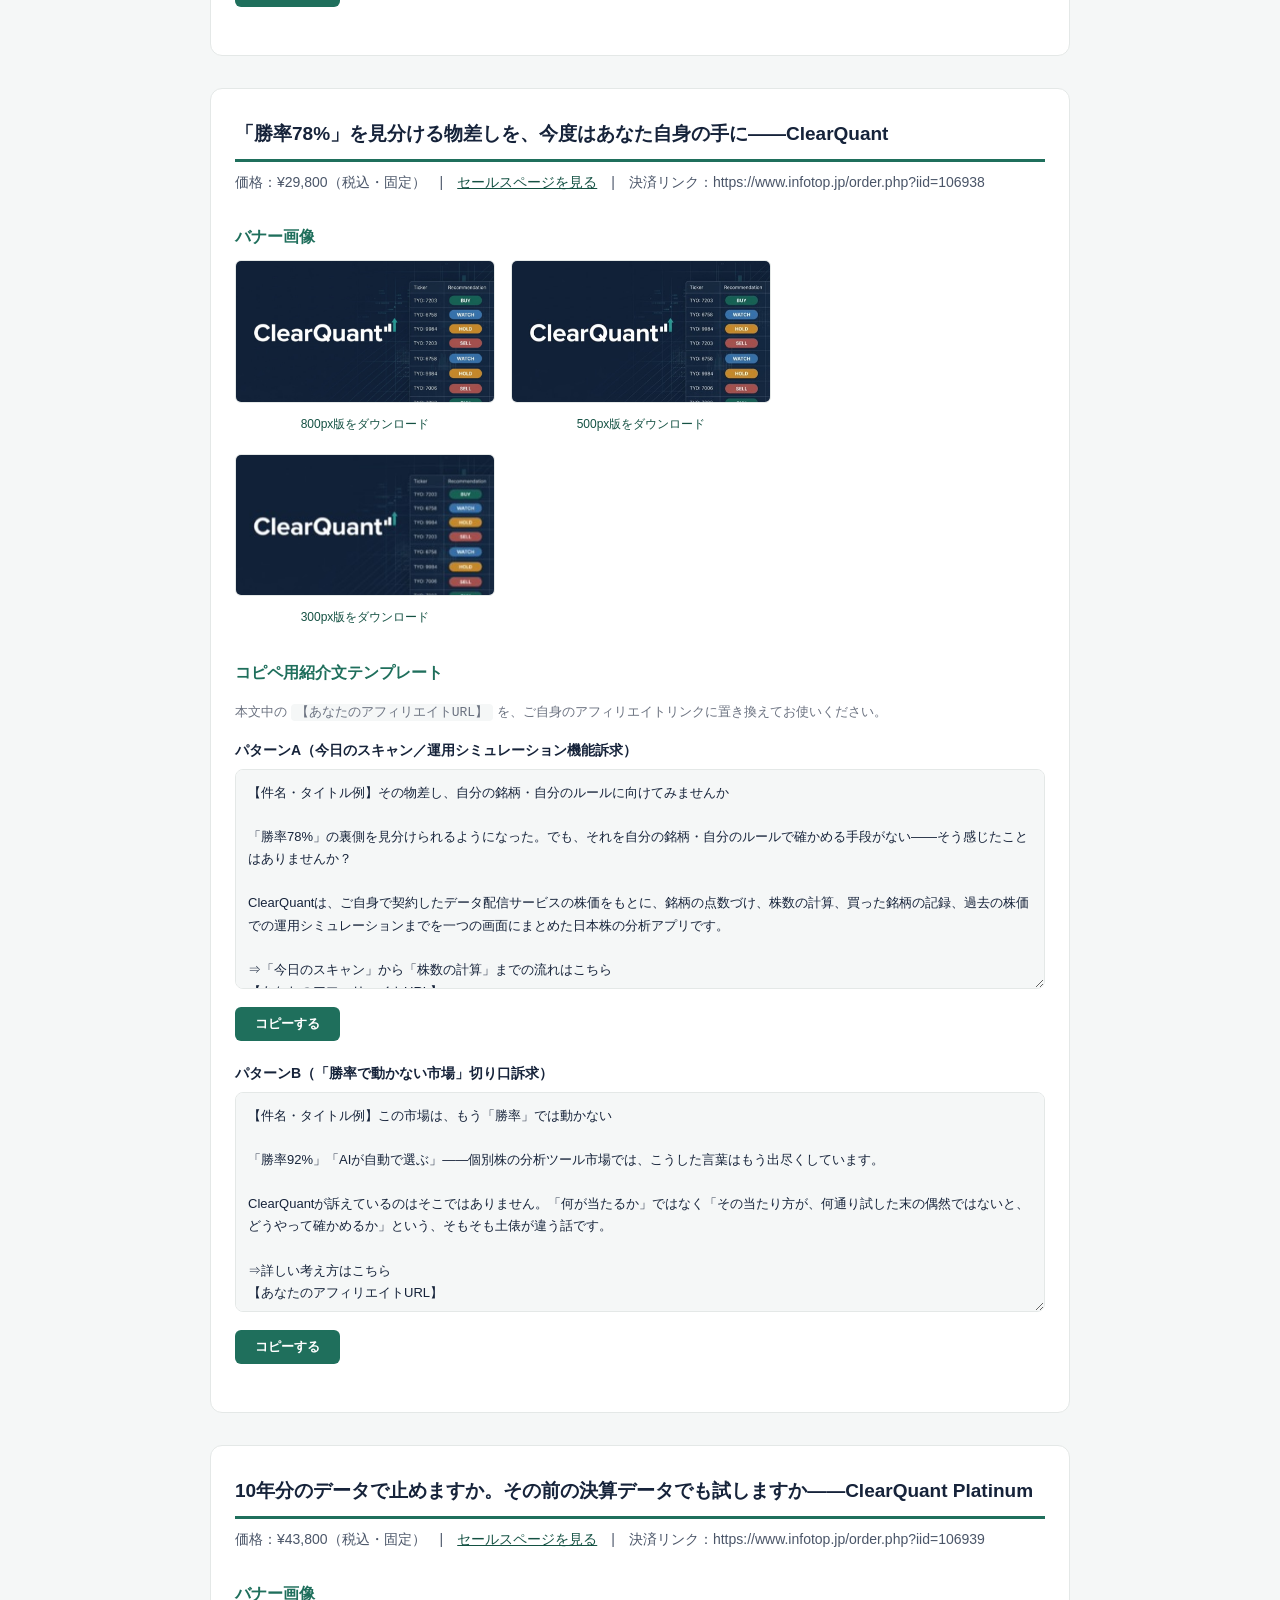
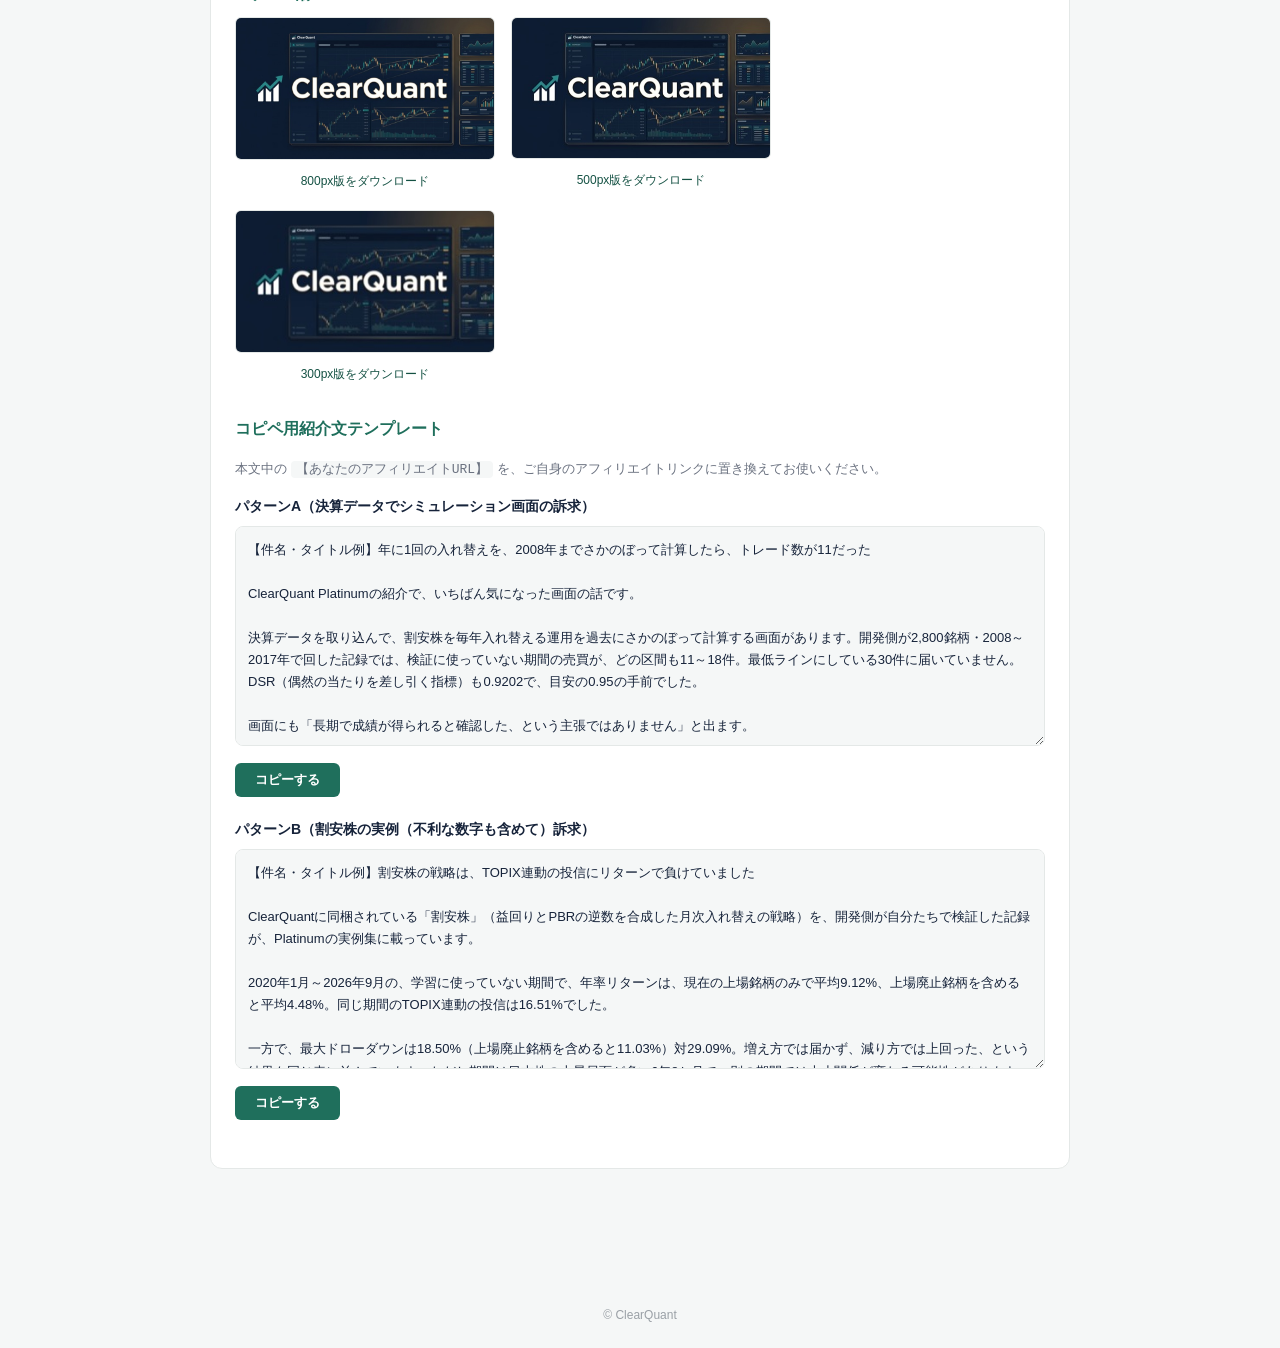
<file: affiliate/index.html>
<!DOCTYPE html>
<html lang="ja">
<head>
<meta charset="UTF-8">
<meta name="viewport" content="width=device-width, initial-scale=1.0">
<title>ClearQuant アフィリエイター向け素材ページ</title>
<style>
  * { box-sizing: border-box; }
  body {
    margin: 0;
    font-family: "Hiragino Kaku Gothic ProN", "Hiragino Sans", "Yu Gothic", sans-serif;
    background: #f5f7f7;
    color: #16233a;
    line-height: 1.8;
  }
  .wrap { max-width: 900px; margin: 0 auto; padding: 32px 20px 80px; }
  header h1 { font-size: 24px; margin: 0 0 8px; }
  header p { color: #4a5568; margin: 0 0 32px; }
  nav.toc { background: #fff; border: 1px solid #e4e8e7; border-radius: 8px; padding: 16px 20px; margin-bottom: 32px; display: flex; flex-wrap: wrap; gap: 8px 20px; }
  nav.toc a { color: #1f6f5c; font-weight: 700; text-decoration: none; font-size: 14px; }
  section.product-block {
    background: #fff;
    border: 1px solid #e4e8e7;
    border-radius: 12px;
    padding: 28px 24px;
    margin-bottom: 32px;
  }
  h2 { font-size: 19px; margin: 0 0 8px; border-bottom: 3px solid #1f6f5c; padding-bottom: 8px; }
  h3 { font-size: 16px; margin: 28px 0 8px; color: #1f6f5c; }
  p.meta { font-size: 14px; color: #4a5568; margin: 0 0 8px; }
  p.meta a { color: #145143; }
  p.note { font-size: 13px; color: #6b7280; }
  p.note code { background: #f5f7f7; padding: 1px 5px; border-radius: 4px; }
  .banner-row { display: flex; flex-wrap: wrap; gap: 16px; }
  .banner-item { text-align: center; max-width: 260px; }
  .banner-item img { max-width: 100%; border: 1px solid #e4e8e7; border-radius: 6px; display: block; margin-bottom: 6px; }
  .banner-item .dl-link { font-size: 12px; color: #145143; text-decoration: none; }
  .pattern { margin-bottom: 20px; }
  .pattern h4 { font-size: 14px; margin: 0 0 6px; }
  textarea.promo-text {
    width: 100%;
    min-height: 220px;
    font-size: 13px;
    line-height: 1.7;
    padding: 12px;
    border: 1px solid #e4e8e7;
    border-radius: 8px;
    background: #f5f7f7;
    color: #16233a;
    resize: vertical;
    font-family: inherit;
  }
  .copy-btn {
    margin-top: 8px;
    background: #1f6f5c;
    color: #fff;
    border: none;
    padding: 8px 20px;
    border-radius: 6px;
    font-size: 13px;
    font-weight: 700;
    cursor: pointer;
  }
  .copy-btn.copied { background: #4caf50; }
  .warn-box {
    background: #fff8ec;
    border: 1px solid #e0a323;
    border-radius: 8px;
    padding: 14px 18px;
    font-size: 13px;
    color: #7a5c00;
    margin-bottom: 28px;
  }
  footer { text-align: center; padding: 24px; font-size: 12px; color: #9aa0a6; }
</style>
</head>
<body>
<div class="wrap">
  <header>
    <h1>ClearQuant アフィリエイター向け素材ページ</h1>
    <p>各商品のバナー画像とコピペ用紹介文テンプレートをまとめています。アフィリエイトURLは各自のリンクに置き換えてご利用ください。</p>
  </header>


  <p class="meta">体験版は、infotopのアフィリエイト用素材PDFをご覧ください（この素材ページにはダウンロードリンクを掲載していません）。</p>
  <nav class="toc">
    <a href="#p01">個別株の見分け方（読み物コンテンツ）</a><a href="#p02">ClearQuant本体</a><a href="#p03">ClearQuant Platinum</a>
  </nav>

    <section class="product-block" id="p01">
      <h2>S&amp;P500やオルカンを黙々と積み立てながら、「勝率78%」の文字にふと指が止まったことはありませんか</h2>
      <p class="meta">価格：¥1,480（税込・固定）　|　<a href="https://1hyamgg-hub.github.io/clearquant-lp/01/" target="_blank" rel="noopener">セールスページを見る</a>　|　決済リンク：https://www.infotop.jp/order.php?iid=106936</p>

      <h3>バナー画像</h3>
      <div class="banner-row">
        <div class="banner-item">
          <img src="../assets/banner_01_800.jpeg" alt="個別株の見分け方 バナー 800px" loading="lazy">
          <a class="dl-link" href="../assets/banner_01_800.jpeg" download>800px版をダウンロード</a>
        </div>
        <div class="banner-item">
          <img src="../assets/banner_01_500.jpeg" alt="個別株の見分け方 バナー 500px" loading="lazy">
          <a class="dl-link" href="../assets/banner_01_500.jpeg" download>500px版をダウンロード</a>
        </div>
        <div class="banner-item">
          <img src="../assets/banner_01_300.jpeg" alt="個別株の見分け方 バナー 300px" loading="lazy">
          <a class="dl-link" href="../assets/banner_01_300.jpeg" download>300px版をダウンロード</a>
        </div>
      </div>

      <h3>コピペ用紹介文テンプレート</h3>
      <p class="note">本文中の <code>【あなたのアフィリエイトURL】</code> を、ご自身のアフィリエイトリンクに置き換えてお使いください。</p>

        <div class="pattern">
          <h4>パターンA（コイン投げの比喩＋4事例訴求）</h4>
          <textarea readonly id="tpl-01-A" class="promo-text">【件名・タイトル例】S&amp;P500やオルカンを黙々と積み立てながら、「勝率78%」の文字にふと指が止まったことはありませんか

X（旧Twitter）やYouTubeで「勝率78%」「この銘柄が決算で急騰」という個別株の情報を見て、半信半疑になりながらも少しだけ心が動いたこと、ありませんか？

コインを100枚同時に投げれば、その中の何枚かは「10回連続で表」が出ます。運がいいだけです。個別株の「勝率◯%」という発信の少なくない部分が、これと同じ仕組みで作られています。

このコンテンツの著者たちは、半年以上かけて何十もの「有望に見える」候補を統計的に検証し、その大半を手放してきました。最初は本物に見えた手法が、試した回数を正しく数え直した瞬間、統計的な合格ラインから0.0000まで転落した記録も、隠さずそのまま公開されています。

⇒4つの実例と、その場で使えるチェックポイントはこちら
【あなたのアフィリエイトURL】

学術的に名前の通ったアノマリー（小型株効果・決算後ドリフト・低ボラティリティ）でさえ、日本株の実データにかけると教科書通りにはいきませんでした。専門知識は不要、「＝つまり」の言い換えつきで書かれています。

⇒今すぐ読んでみる
【あなたのアフィリエイトURL】

次にSNSで「急騰銘柄」「勝率◯%」を見たとき、その引っかかりの正体を自分の言葉で説明できるようになります。</textarea>
          <button class="copy-btn" data-copy-target="tpl-01-A">コピーする</button>
        </div>
        <div class="pattern">
          <h4>パターンB（インデックス投資への物足りなさ訴求）</h4>
          <textarea readonly id="tpl-01-B" class="promo-text">【件名・タイトル例】インデックス投資は続けているのに、なぜか物足りない——その正体

S&amp;P500やオルカンをNISAで淡々と積み立てながら、「これだけで本当にいいのだろうか」と感じたこと、ありませんか？

このコンテンツの著者たちも、出発点は同じでした。インデックス投資は理屈として正しいと分かっている。それでも物足りず、SNSで見かける個別株の数字に時々指が止まる。半年以上かけて何十もの候補を検証し続けたのは、その引っかかりに自分自身で決着をつけたかったからだそうです。

⇒著者たちが実際に見つけたことはこちら
【あなたのアフィリエイトURL】

「試行回数を正しく数える」「統計的に本物でも実運用で良くなるとは限らない」など、専門知識がなくてもその場で使えるチェックポイントが4つ紹介されています。

⇒チェックポイントを今すぐ確認する
【あなたのアフィリエイトURL】

インデックス投資をやめる話ではありません。それに加えて自分でも見分けられるようになりたい人のための内容です。</textarea>
          <button class="copy-btn" data-copy-target="tpl-01-B">コピーする</button>
        </div>
    </section>

    <section class="product-block" id="p02">
      <h2>「勝率78%」を見分ける物差しを、今度はあなた自身の手に――ClearQuant</h2>
      <p class="meta">価格：¥29,800（税込・固定）　|　<a href="https://1hyamgg-hub.github.io/clearquant-lp/02/" target="_blank" rel="noopener">セールスページを見る</a>　|　決済リンク：https://www.infotop.jp/order.php?iid=106938</p>

      <h3>バナー画像</h3>
      <div class="banner-row">
        <div class="banner-item">
          <img src="../assets/banner_02_800.jpeg" alt="ClearQuant本体 バナー 800px" loading="lazy">
          <a class="dl-link" href="../assets/banner_02_800.jpeg" download>800px版をダウンロード</a>
        </div>
        <div class="banner-item">
          <img src="../assets/banner_02_500.jpeg" alt="ClearQuant本体 バナー 500px" loading="lazy">
          <a class="dl-link" href="../assets/banner_02_500.jpeg" download>500px版をダウンロード</a>
        </div>
        <div class="banner-item">
          <img src="../assets/banner_02_300.jpeg" alt="ClearQuant本体 バナー 300px" loading="lazy">
          <a class="dl-link" href="../assets/banner_02_300.jpeg" download>300px版をダウンロード</a>
        </div>
      </div>

      <h3>コピペ用紹介文テンプレート</h3>
      <p class="note">本文中の <code>【あなたのアフィリエイトURL】</code> を、ご自身のアフィリエイトリンクに置き換えてお使いください。</p>

        <div class="pattern">
          <h4>パターンA（今日のスキャン／運用シミュレーション機能訴求）</h4>
          <textarea readonly id="tpl-02-A" class="promo-text">【件名・タイトル例】その物差し、自分の銘柄・自分のルールに向けてみませんか

「勝率78%」の裏側を見分けられるようになった。でも、それを自分の銘柄・自分のルールで確かめる手段がない——そう感じたことはありませんか？

ClearQuantは、ご自身で契約したデータ配信サービスの株価をもとに、銘柄の点数づけ、株数の計算、買った銘柄の記録、過去の株価での運用シミュレーションまでを一つの画面にまとめた日本株の分析アプリです。

⇒「今日のスキャン」から「株数の計算」までの流れはこちら
【あなたのアフィリエイトURL】

運用シミュレーションには、偶然の当たりを差し引く検定（DSR）も表示されます。基準に届かない結果も、そのまま数字で出る作りです。点数の色分けも、自分で決めた線のどちら側かを示すだけで、買い・売りの指示は出ません。

⇒この判定の詳しい記録を見る
【あなたのアフィリエイトURL】

株数の計算は、資産比率・固定金額・許容損失率など6つの方式から選べて、計算式も見えます。買った銘柄は「約定を記録」で台帳に残り、保有と損益の画面で損益を確認できます。注文は一切送信されません。閲覧・分析専用です。

⇒価格・詳細を確認する
【あなたのアフィリエイトURL】</textarea>
          <button class="copy-btn" data-copy-target="tpl-02-A">コピーする</button>
        </div>
        <div class="pattern">
          <h4>パターンB（「勝率で動かない市場」切り口訴求）</h4>
          <textarea readonly id="tpl-02-B" class="promo-text">【件名・タイトル例】この市場は、もう「勝率」では動かない

「勝率92%」「AIが自動で選ぶ」——個別株の分析ツール市場では、こうした言葉はもう出尽くしています。

ClearQuantが訴えているのはそこではありません。「何が当たるか」ではなく「その当たり方が、何通り試した末の偶然ではないと、どうやって確かめるか」という、そもそも土俵が違う話です。

⇒詳しい考え方はこちら
【あなたのアフィリエイトURL】

点数のつけ方や条件は、運用シミュレーションの「戦略を編集」で変えられます。コードを1行も書く必要はありません。

⇒戦略を編集する画面の中身を見る
【あなたのアフィリエイトURL】

専門用語（PSR／DSR、Walk-Forward、Monte Carlo等）はそのままに、必ず「＝つまり」の言い換えが添えられています。初心者でも数字の意味から迷わず読めます。

⇒価格・詳細を確認する
【あなたのアフィリエイトURL】</textarea>
          <button class="copy-btn" data-copy-target="tpl-02-B">コピーする</button>
        </div>
    </section>

    <section class="product-block" id="p03">
      <h2>10年分のデータで止めますか。その前の決算データでも試しますか――ClearQuant Platinum</h2>
      <p class="meta">価格：¥43,800（税込・固定）　|　<a href="https://1hyamgg-hub.github.io/clearquant-lp/03/" target="_blank" rel="noopener">セールスページを見る</a>　|　決済リンク：https://www.infotop.jp/order.php?iid=106939</p>

      <h3>バナー画像</h3>
      <div class="banner-row">
        <div class="banner-item">
          <img src="../assets/banner_03_800.jpeg" alt="ClearQuant Platinum バナー 800px" loading="lazy">
          <a class="dl-link" href="../assets/banner_03_800.jpeg" download>800px版をダウンロード</a>
        </div>
        <div class="banner-item">
          <img src="../assets/banner_03_500.jpeg" alt="ClearQuant Platinum バナー 500px" loading="lazy">
          <a class="dl-link" href="../assets/banner_03_500.jpeg" download>500px版をダウンロード</a>
        </div>
        <div class="banner-item">
          <img src="../assets/banner_03_300.jpeg" alt="ClearQuant Platinum バナー 300px" loading="lazy">
          <a class="dl-link" href="../assets/banner_03_300.jpeg" download>300px版をダウンロード</a>
        </div>
      </div>

      <h3>コピペ用紹介文テンプレート</h3>
      <p class="note">本文中の <code>【あなたのアフィリエイトURL】</code> を、ご自身のアフィリエイトリンクに置き換えてお使いください。</p>

                <div class="pattern">
          <h4>パターンA（決算データでシミュレーション画面の訴求）</h4>
          <textarea readonly id="tpl-03-A" class="promo-text">【件名・タイトル例】年に1回の入れ替えを、2008年までさかのぼって計算したら、トレード数が11だった

ClearQuant Platinumの紹介で、いちばん気になった画面の話です。

決算データを取り込んで、割安株を毎年入れ替える運用を過去にさかのぼって計算する画面があります。開発側が2,800銘柄・2008～2017年で回した記録では、検証に使っていない期間の売買が、どの区間も11～18件。最低ラインにしている30件に届いていません。DSR（偶然の当たりを差し引く指標）も0.9202で、目安の0.95の手前でした。

画面にも「長期で成績が得られると確認した、という主張ではありません」と出ます。

⇒この画面と記録の中身はこちら
【あなたのアフィリエイトURL】

ClearQuantの全機能（今日のスキャン・保有と損益・株数の計算・運用シミュレーション）に、この「決算データを取り込む」「決算データでシミュレーション」の2画面と、使い方専用のLINE公式サポート（AI自動応答、投資判断には答えない）が加わる上位版です。

⇒価格・詳細を確認する
【あなたのアフィリエイトURL】

※自動売買・発注の機能はなく、閲覧・分析専用です。過去の計算であり、将来の成績を保証するものではありません。データ利用の月額費用が別途かかります。</textarea>
          <button class="copy-btn" data-copy-target="tpl-03-A">コピーする</button>
        </div>
        <div class="pattern">
          <h4>パターンB（割安株の実例（不利な数字も含めて）訴求）</h4>
          <textarea readonly id="tpl-03-B" class="promo-text">【件名・タイトル例】割安株の戦略は、TOPIX連動の投信にリターンで負けていました

ClearQuantに同梱されている「割安株」（益回りとPBRの逆数を合成した月次入れ替えの戦略）を、開発側が自分たちで検証した記録が、Platinumの実例集に載っています。

2020年1月～2026年9月の、学習に使っていない期間で、年率リターンは、現在の上場銘柄のみで平均9.12%、上場廃止銘柄を含めると平均4.48%。同じ期間のTOPIX連動の投信は16.51%でした。

一方で、最大ドローダウンは18.50%（上場廃止銘柄を含めると11.03%）対29.09%。増え方では届かず、減り方では上回った、という結果も同じ表に並んでいます。ただし期間は日本株の上昇局面が多い6年8か月で、別の期間では大小関係が変わる可能性があります。

⇒この実例の数字の全体はこちら
【あなたのアフィリエイトURL】

「もっとすごい成績」を売る商品ではなく、不利な数字も画面と一緒に確かめられる仕組みの商品、という位置づけです。

⇒ClearQuantとの違い・価格を確認する
【あなたのアフィリエイトURL】

※過去の計算であり、将来の成績を保証するものではありません。自動売買・発注の機能はなく、投資助言ではありません。データ利用の月額費用が別途かかります。</textarea>
          <button class="copy-btn" data-copy-target="tpl-03-B">コピーする</button>
        </div>
    </section>
</div>
<footer>&copy; ClearQuant</footer>
<script>
document.querySelectorAll('.copy-btn').forEach(function(btn) {
  btn.addEventListener('click', function() {
    var ta = document.getElementById(btn.getAttribute('data-copy-target'));
    if (!ta) return;
    ta.select();
    ta.setSelectionRange(0, ta.value.length);
    function flash() {
      btn.textContent = 'コピーしました';
      btn.classList.add('copied');
      setTimeout(function() { btn.textContent = 'コピーする'; btn.classList.remove('copied'); }, 1500);
    }
    if (navigator.clipboard && navigator.clipboard.writeText) {
      navigator.clipboard.writeText(ta.value).then(flash, function() {
        try { document.execCommand('copy'); flash(); } catch (e) {}
      });
    } else {
      try { document.execCommand('copy'); flash(); } catch (e) {}
    }
  });
});
</script>
</body>
</html>
</file>
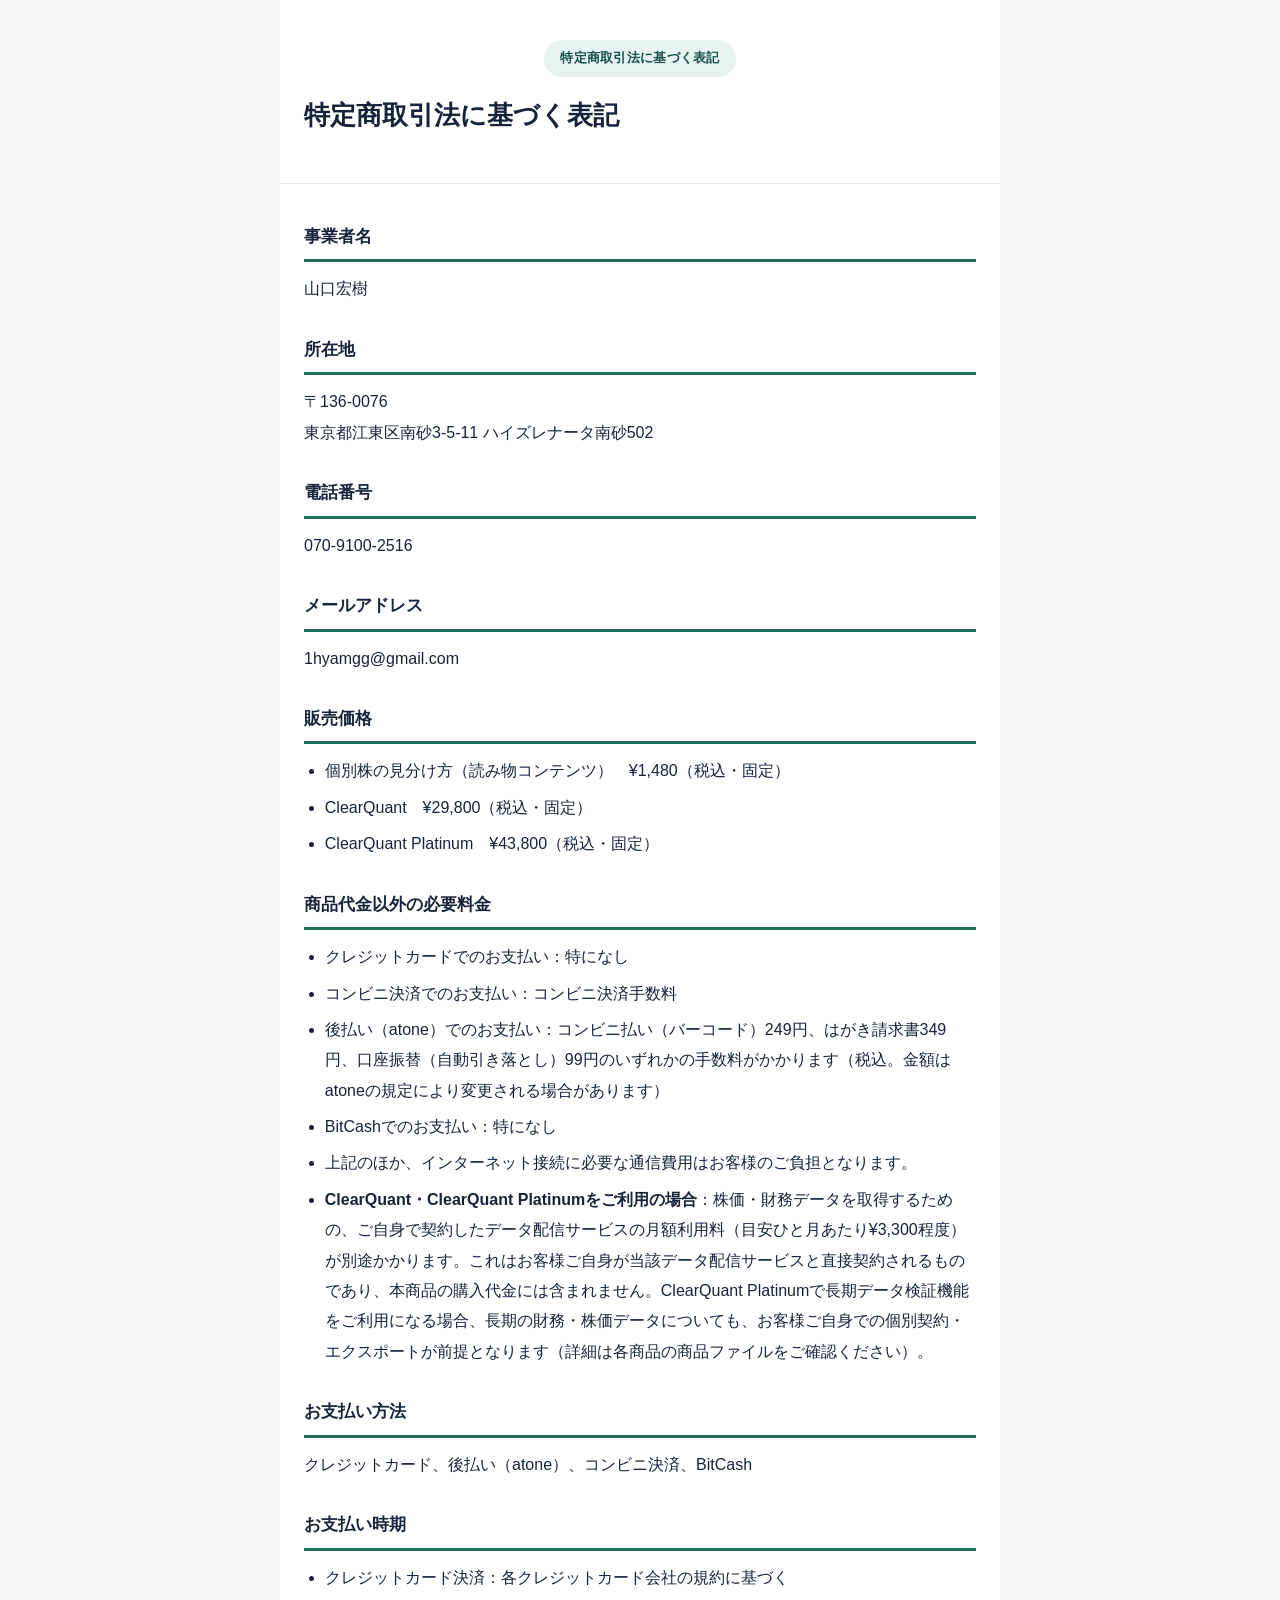
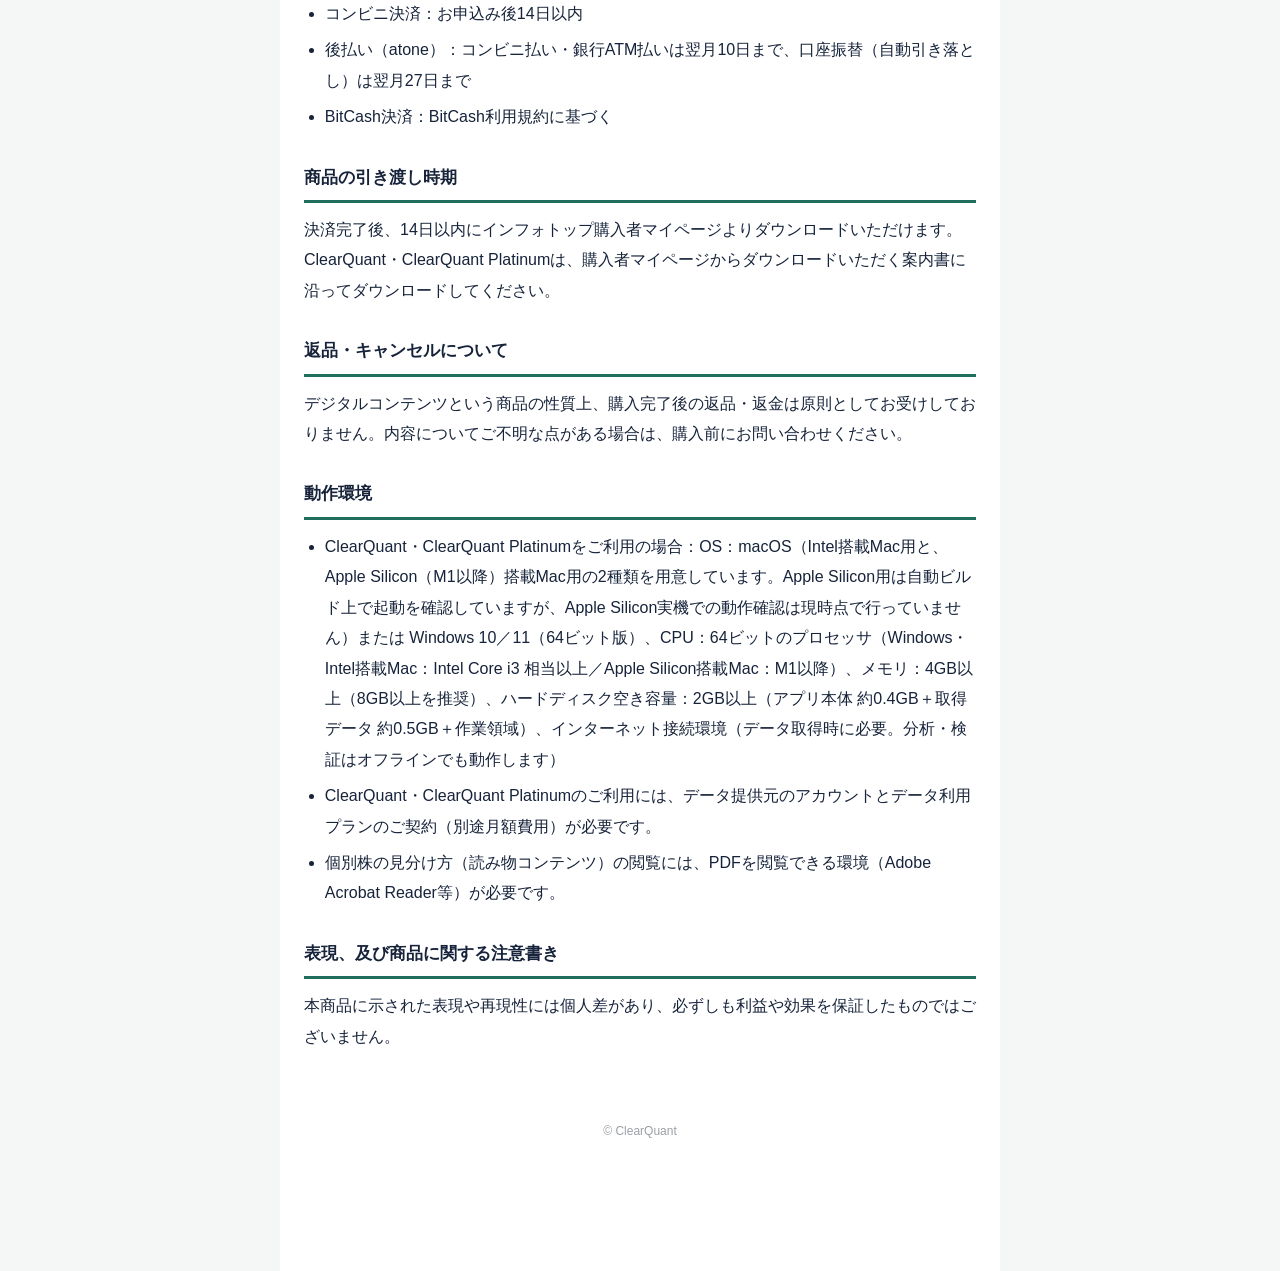
<file: tokushou/index.html>
<!DOCTYPE html>
<html lang="ja">
<head>
<meta charset="UTF-8">
<meta name="viewport" content="width=device-width, initial-scale=1.0">
<title>特定商取引法に基づく表記｜ClearQuant</title>
<link rel="stylesheet" href="../assets/common.css">
<style>
  .content h2.section-title { font-size: 17px; margin: 32px 0 12px; }
  .content dl { margin: 0 0 8px; }
  .content dt { font-weight: 700; margin-top: 18px; }
  .content dd { margin: 6px 0 0; }
  .content ul.price-list { margin: 6px 0 0; padding-left: 1.3em; }
  .content ul.price-list li { margin-bottom: 6px; }
  .note-pending { color: #8a8f94; font-size: 13px; }
</style>
</head>
<body>

<!--
  実装メモ：トレードツール販売（kensho_labo）の実際にinfotop審査を通過した
  特商法ページ（https://1hyamgg-hub.github.io/kensho-labo-lp/tokushou/）を
  ベースに、同じ運営者・同じinfotopアカウントであることを前提として、
  異なる部分（商品名・価格・データ利用料）だけを書き換えている。
  3商品とも固定価格・段階値上げ無し（見分け方の記事¥1,480は2026-09-13確定、
  ClearQuant¥29,800・ClearQuant Platinum¥43,800は2026-09-14に固定価格として確定）。
  infotop登録・支払い方法確定のタイミングで、このページ全体を実際の登録内容と
  再度突き合わせて確定させること。
-->

<div class="wrap">
  <header class="hero">
    <span class="kicker">特定商取引法に基づく表記</span>
    <h1 class="headline">特定商取引法に基づく表記</h1>
  </header>

  <div class="content">

    <h2 class="section-title">事業者名</h2>
    <p>山口宏樹</p>

    <h2 class="section-title">所在地</h2>
    <p>〒136-0076<br>東京都江東区南砂3-5-11 ハイズレナータ南砂502</p>

    <h2 class="section-title">電話番号</h2>
    <p>070-9100-2516</p>

    <h2 class="section-title">メールアドレス</h2>
    <p>1hyamgg@gmail.com</p>

    <h2 class="section-title">販売価格</h2>
    <ul class="price-list">
      <li>個別株の見分け方（読み物コンテンツ）　¥1,480（税込・固定）</li>
      <li>ClearQuant　¥29,800（税込・固定）</li>
      <li>ClearQuant Platinum　¥43,800（税込・固定）</li>
    </ul>

    <h2 class="section-title">商品代金以外の必要料金</h2>
    <ul class="price-list">
      <li>クレジットカードでのお支払い：特になし</li>
      <li>コンビニ決済でのお支払い：コンビニ決済手数料</li>
      <li>後払い（atone）でのお支払い：コンビニ払い（バーコード）249円、はがき請求書349円、口座振替（自動引き落とし）99円のいずれかの手数料がかかります（税込。金額はatoneの規定により変更される場合があります）</li>
      <li>BitCashでのお支払い：特になし</li>
      <li>上記のほか、インターネット接続に必要な通信費用はお客様のご負担となります。</li>
      <li><strong>ClearQuant・ClearQuant Platinumをご利用の場合</strong>：株価・財務データを取得するための、ご自身で契約したデータ配信サービスの月額利用料（目安ひと月あたり¥3,300程度）が別途かかります。これはお客様ご自身が当該データ配信サービスと直接契約されるものであり、本商品の購入代金には含まれません。ClearQuant Platinumで長期データ検証機能をご利用になる場合、長期の財務・株価データについても、お客様ご自身での個別契約・エクスポートが前提となります（詳細は各商品の商品ファイルをご確認ください）。</li>
    </ul>

    <h2 class="section-title">お支払い方法</h2>
    <p>クレジットカード、後払い（atone）、コンビニ決済、BitCash</p>

    <h2 class="section-title">お支払い時期</h2>
    <ul class="price-list">
      <li>クレジットカード決済：各クレジットカード会社の規約に基づく</li>
      <li>コンビニ決済：お申込み後14日以内</li>
      <li>後払い（atone）：コンビニ払い・銀行ATM払いは翌月10日まで、口座振替（自動引き落とし）は翌月27日まで</li>
      <li>BitCash決済：BitCash利用規約に基づく</li>
    </ul>

    <h2 class="section-title">商品の引き渡し時期</h2>
    <p>決済完了後、14日以内にインフォトップ購入者マイページよりダウンロードいただけます。ClearQuant・ClearQuant Platinumは、購入者マイページからダウンロードいただく案内書に沿ってダウンロードしてください。</p>

    <h2 class="section-title">返品・キャンセルについて</h2>
    <p>デジタルコンテンツという商品の性質上、購入完了後の返品・返金は原則としてお受けしておりません。内容についてご不明な点がある場合は、購入前にお問い合わせください。</p>

    <h2 class="section-title">動作環境</h2>
    <ul class="price-list">
      <li>ClearQuant・ClearQuant Platinumをご利用の場合：OS：macOS（Intel搭載Mac用と、Apple Silicon（M1以降）搭載Mac用の2種類を用意しています。Apple Silicon用は自動ビルド上で起動を確認していますが、Apple Silicon実機での動作確認は現時点で行っていません）または Windows 10／11（64ビット版）、CPU：64ビットのプロセッサ（Windows・Intel搭載Mac：Intel Core i3 相当以上／Apple Silicon搭載Mac：M1以降）、メモリ：4GB以上（8GB以上を推奨）、ハードディスク空き容量：2GB以上（アプリ本体 約0.4GB＋取得データ 約0.5GB＋作業領域）、インターネット接続環境（データ取得時に必要。分析・検証はオフラインでも動作します）</li>
      <li>ClearQuant・ClearQuant Platinumのご利用には、データ提供元のアカウントとデータ利用プランのご契約（別途月額費用）が必要です。</li>
      <li>個別株の見分け方（読み物コンテンツ）の閲覧には、PDFを閲覧できる環境（Adobe Acrobat Reader等）が必要です。</li>
    </ul>

    <h2 class="section-title">表現、及び商品に関する注意書き</h2>
    <p>本商品に示された表現や再現性には個人差があり、必ずしも利益や効果を保証したものではございません。</p>

  </div>

  <footer class="site-footer">
    <p>&copy; ClearQuant</p>
  </footer>
</div>

</body>
</html>
</file>
<file: assets/common.css>
/*
  ClearQuant LP 共通デザインシステム
  すべてのレターページ（見分け方の記事／ClearQuant／ClearQuant Platinum）はこのファイルを
  <link rel="stylesheet" href="../assets/common.css"> で読み込む。
  ページ固有の装飾はページ内の <style> に最小限だけ追加し、色・余白・基本コンポーネントはここで統一する。
*/

:root {
  /* ブランドカラー：深いティール（信頼・分析・データを想起させる色。トレードツール販売のオレンジ系とは
     意図的に分けている） */
  --ink: #16233a;
  --ink-soft: #4a5568;
  --bg: #f5f7f7;
  --card-bg: #ffffff;
  --accent: #1f6f5c;
  --accent-dark: #145143;
  --accent-soft: #e7f3f0;
  --border-soft: #e4e8e7;
  --warn-bg: #fff8ec;
  --warn-border: #e0a323;
  --max-width: 720px;
}

* { box-sizing: border-box; }

html { -webkit-text-size-adjust: 100%; }

body {
  margin: 0;
  font-family: "Hiragino Kaku Gothic ProN", "Hiragino Sans", "Yu Gothic", "Noto Sans JP", sans-serif;
  background: var(--bg);
  color: var(--ink);
  line-height: 1.9;
  -webkit-font-smoothing: antialiased;
}

.wrap {
  max-width: var(--max-width);
  margin: 0 auto;
  background: var(--card-bg);
  padding-bottom: 88px; /* モバイル固定CTAバーと本文が重ならないための余白 */
}

img { max-width: 100%; display: block; }

/* ---------- Hero（ファーストビュー） ---------- */

.hero {
  padding: 40px 24px 28px;
  text-align: center;
  border-bottom: 1px solid var(--border-soft);
}

.kicker {
  display: inline-block;
  font-size: 13px;
  font-weight: 700;
  color: var(--accent-dark);
  background: var(--accent-soft);
  border-radius: 999px;
  padding: 6px 16px;
  margin-bottom: 18px;
  letter-spacing: 0.02em;
}

h1.headline {
  font-size: 26px;
  font-weight: 700;
  line-height: 1.55;
  margin: 0 0 20px;
  text-align: left;
}

.hero .lead {
  font-size: 15.5px;
  color: var(--ink-soft);
  text-align: left;
  margin: 0 0 8px;
}

/* ---------- 本文セクション ---------- */

.content { padding: 8px 24px 8px; }

.content p {
  font-size: 16px;
  margin: 0 0 20px;
}

.content p.hook {
  font-size: 17px;
  font-weight: 700;
}

h2.section-title {
  font-size: 20px;
  font-weight: 700;
  line-height: 1.5;
  margin: 44px 0 18px;
  padding-bottom: 10px;
  border-bottom: 3px solid var(--accent);
}

/* ---------- 事例・強調ボックス ---------- */

.case-box {
  background: var(--bg);
  border: 1px solid var(--border-soft);
  border-left: 4px solid var(--accent);
  border-radius: 8px;
  padding: 18px 20px;
  margin: 0 0 22px;
}

.case-box .case-title {
  font-weight: 700;
  color: var(--accent-dark);
  display: block;
  margin-bottom: 8px;
}

.stat {
  font-weight: 700;
  color: var(--accent-dark);
}

/* ---------- チェックリスト ---------- */

.checklist { margin: 0 0 22px; }

.check-item {
  background: var(--card-bg);
  border: 1px solid var(--border-soft);
  border-radius: 8px;
  padding: 16px 18px;
  margin-bottom: 12px;
}

.check-item .check-q { font-weight: 700; display: block; margin-bottom: 4px; }
.check-item .check-a { color: var(--ink-soft); font-size: 15px; margin: 0; }

/* ---------- FAQ ---------- */

.qa {
  background: var(--bg);
  border-radius: 8px;
  padding: 16px 20px;
  margin: 0 0 14px;
}

.qa .q { font-weight: 700; color: var(--accent-dark); display: block; margin-bottom: 6px; }
.qa .a { margin: 0; }

/* ---------- CTA ---------- */

.cta-block {
  text-align: center;
  margin: 40px 0;
  padding: 28px 20px;
  background: var(--accent-soft);
  border-radius: 14px;
}

.cta-block.cta-hero { margin-top: 24px; background: transparent; padding: 0; }

.cta-block .cta-copy {
  font-size: 15px;
  color: var(--ink-soft);
  margin: 0 0 16px;
}

.cta-btn {
  display: inline-block;
  background: var(--accent);
  color: #fff !important;
  font-weight: 700;
  font-size: 17px;
  padding: 17px 36px;
  border-radius: 8px;
  text-decoration: none;
  box-shadow: 0 6px 16px rgba(31, 111, 92, 0.28);
}

.cta-btn:active { background: var(--accent-dark); }

.cta-note {
  font-size: 13px;
  color: #8a8f94;
  margin: 12px 0 0;
}

/* クロージングの案内ボックス（価格・受け取り方の代わりに「先行案内」の説明を置く） */
.closing-box {
  background: #fff;
  border: 2px solid var(--accent);
  border-radius: 12px;
  padding: 28px 22px;
  text-align: center;
  margin: 40px 0 28px;
}

.closing-box .closing-label { font-size: 14px; color: var(--ink-soft); margin-bottom: 6px; }
.closing-box .closing-headline { font-size: 18px; font-weight: 700; margin: 0 0 18px; }

/* ---------- 実測データの表 ---------- */

/* 表そのものは折り返さず、狭い画面では表だけを横スクロールさせる（本文は横スクロールさせない） */
.table-scroll {
  overflow-x: auto;
  -webkit-overflow-scrolling: touch;
  margin: 0 0 10px;
}

table.data-table {
  border-collapse: collapse;
  width: 100%;
  min-width: 520px;
  font-size: 14.5px;
  line-height: 1.7;
  background: #fff;
}

table.data-table th,
table.data-table td {
  border: 1px solid var(--border-soft);
  padding: 9px 12px;
  text-align: left;
  vertical-align: top;
}

table.data-table thead th {
  background: var(--accent-soft);
  color: var(--accent-dark);
  font-weight: 700;
  white-space: nowrap;
}

table.data-table tbody th {
  font-weight: 400;
}

.table-note {
  font-size: 13.5px;
  color: var(--ink-soft);
  margin: 0 0 20px;
}

/* ---------- 投資リスク等の注記 ---------- */

.disclaimer {
  font-size: 12.5px;
  color: #9aa0a6;
  line-height: 1.7;
  margin-top: 18px;
  text-align: left;
}

/* ---------- モバイル固定CTAバー ---------- */

.sticky-cta {
  display: none;
}

@media (max-width: 640px) {
  .sticky-cta {
    display: block;
    position: fixed;
    left: 0;
    right: 0;
    bottom: 0;
    z-index: 20;
    background: #fff;
    border-top: 1px solid var(--border-soft);
    padding: 10px 16px calc(10px + env(safe-area-inset-bottom));
    box-shadow: 0 -4px 12px rgba(0,0,0,0.06);
  }
  .sticky-cta .cta-btn {
    display: block;
    width: 100%;
    text-align: center;
    padding: 14px 12px;
    font-size: 16px;
  }
}

/* ---------- フッター ---------- */

footer.site-footer {
  text-align: center;
  padding: 28px 20px;
  font-size: 12px;
  color: #9aa0a6;
}

footer.site-footer a { color: #9aa0a6; }

/* ---------- レスポンシブ（スマホ幅対応） ---------- */

@media (max-width: 480px) {
  h1.headline { font-size: 22px; }
  h2.section-title { font-size: 18px; }
  .content p, .content p.hook { font-size: 15.5px; }
  .hero { padding: 32px 18px 24px; }
  .content { padding: 8px 18px 8px; }
}
</file>
